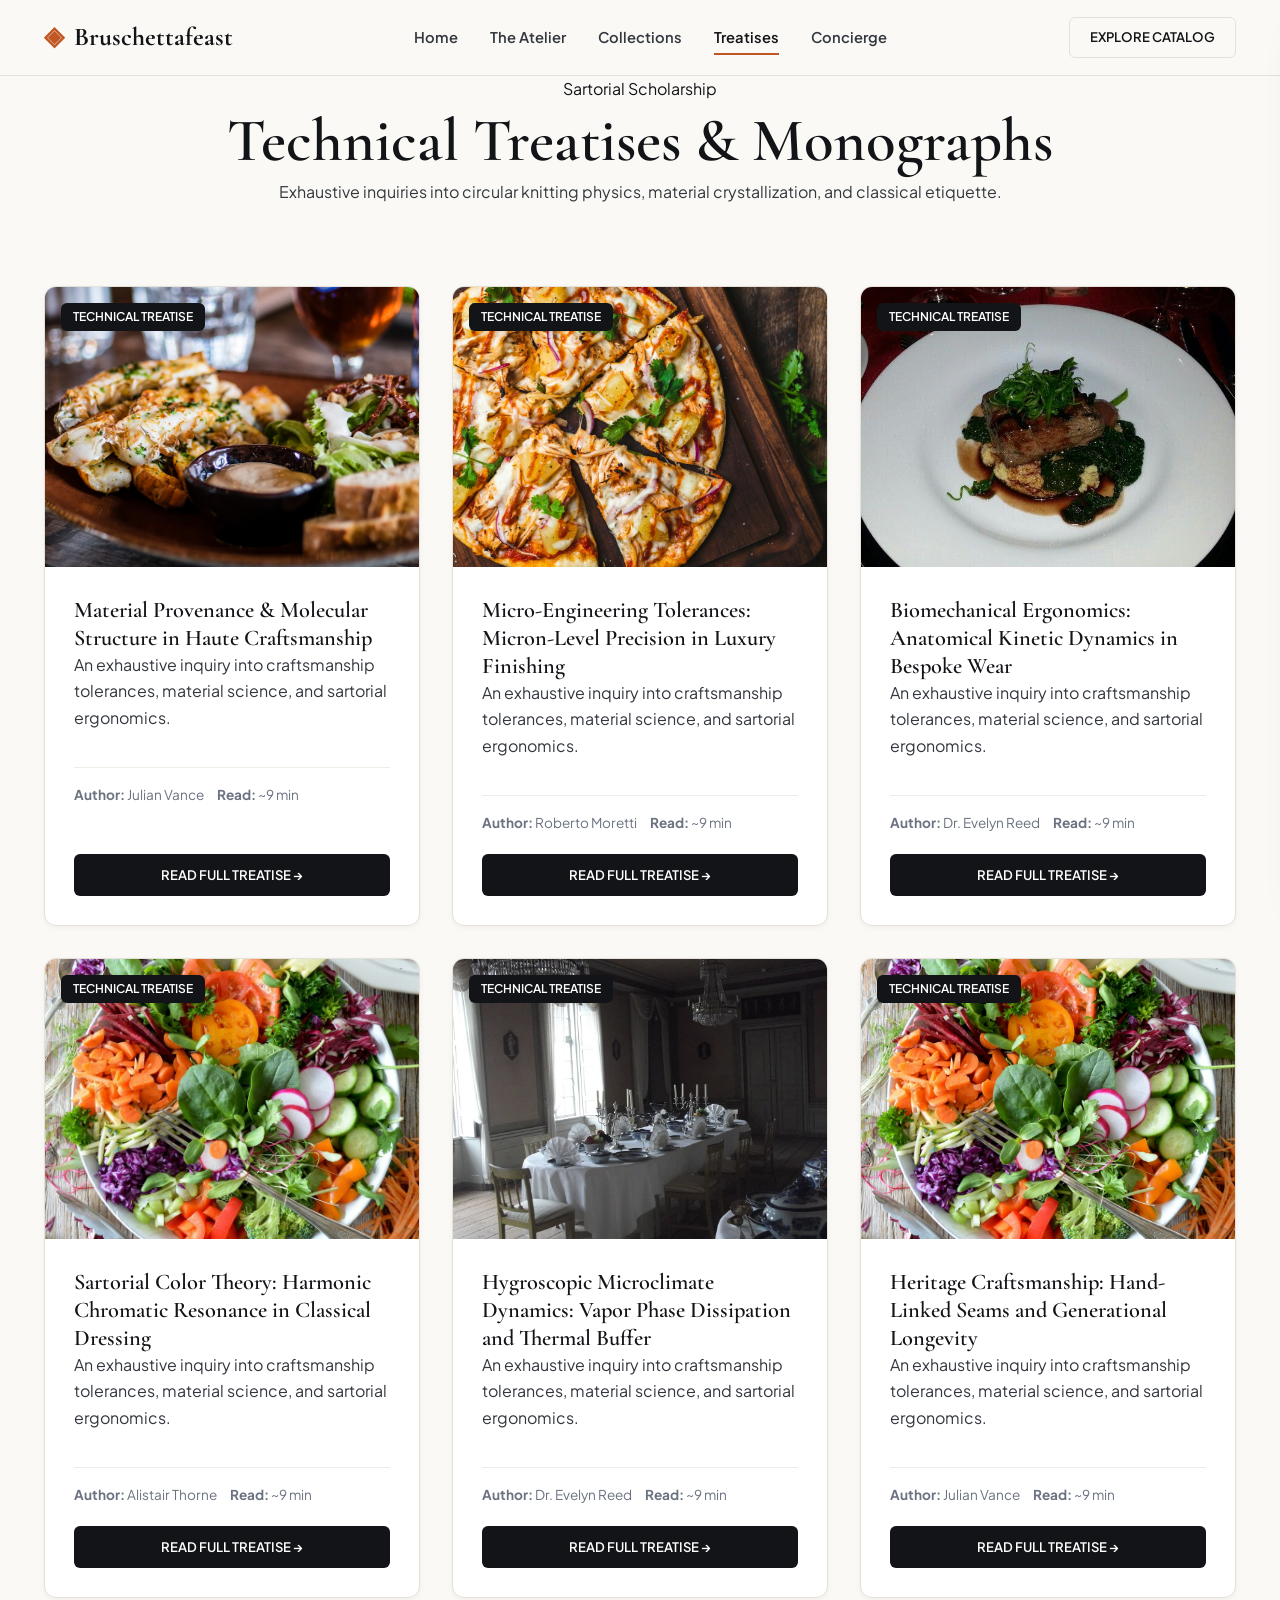
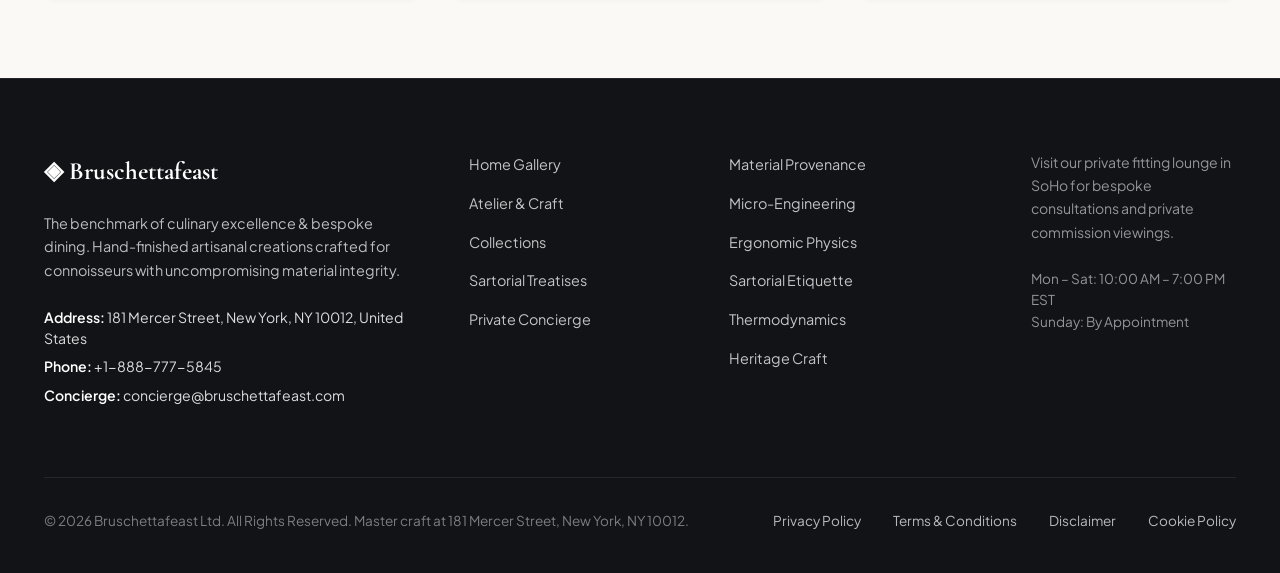
<file: blog/index.html>
<!DOCTYPE html>
<html lang="en">
<head>
  <meta charset="UTF-8">
  <meta name="viewport" content="width=device-width, initial-scale=1.0">
  <title>Sartorial Treatises & Technical Monographs — Bruschettafeast</title>
  <meta name="description" content="Explore the authoritative research monographs published by Bruschettafeast.">
  <link rel="canonical" href="https://bruschettafeast.com/blog.html">
  <link rel="preconnect" href="https://fonts.googleapis.com">
  <link rel="preconnect" href="https://fonts.gstatic.com" crossorigin>
  <link href="https://fonts.googleapis.com/css2?family=Cormorant+Garamond:ital,wght@0,400;0,600;0,700;1,400&family=Plus+Jakarta+Sans:wght@300;400;500;600;700&display=swap" rel="stylesheet">
  <link rel="stylesheet" href="/assets/css/style.css">
  <!-- Google tag (gtag.js) -->
  <script async src="https://www.googletagmanager.com/gtag/js?id=G-0LY0HY7L01"></script>
  <script>
    window.dataLayer = window.dataLayer || [];
    function gtag(){dataLayer.push(arguments);}
    gtag('js', new Date());
    gtag('config', 'G-0LY0HY7L01');
  </script>

</head>
<body>
  <!-- Mandatory Global Site Header (Exactly 1 per page) -->
  <header class="site-header">
    <div class="header-container">
      <a href="/" class="brand-logo" aria-label="Bruschettafeast Home">
        <span class="logo-mark">◈</span>
        <span class="logo-text">Bruschettafeast</span>
      </a>
      <nav class="desktop-nav" aria-label="Primary Navigation">
        <a href="/" class="nav-link">Home</a>
        <a href="/about.html" class="nav-link">The Atelier</a>
        <a href="/collection.html" class="nav-link">Collections</a>
        <a href="/blog.html" class="nav-link active">Treatises</a>
        <a href="/contact.html" class="nav-link">Concierge</a>
      </nav>
      <div class="header-actions">
        <a href="/collection.html" class="btn btn-sm btn-outline">Explore Catalog</a>
        <button id="drawer-toggle" class="mobile-toggle" aria-label="Open Navigation Menu">
          <span class="hamburger-bar"></span>
          <span class="hamburger-bar"></span>
          <span class="hamburger-bar"></span>
        </button>
      </div>
    </div>
  </header>

  <!-- Mandatory Mobile Navigation Drawer (Exactly 1 per page) -->
  <div class="mobile-drawer" id="mobile-drawer" aria-hidden="true">
    <div class="drawer-header">
      <div class="drawer-brand">Bruschettafeast</div>
      <button id="drawer-close" class="drawer-close-btn" aria-label="Close Navigation Menu">&times;</button>
    </div>
    <nav class="drawer-nav" aria-label="Mobile Navigation">
      <a href="/" class="drawer-link">Home</a>
      <a href="/about.html" class="drawer-link">The Atelier &amp; Craft</a>
      <a href="/collection.html" class="drawer-link">Seasonal Degustation & Culinary Menus</a>
      <a href="/blog.html" class="drawer-link active">Sartorial Treatises</a>
      <a href="/contact.html" class="drawer-link">Private Concierge</a>
    </nav>
    <div class="drawer-footer">
      <p class="drawer-contact-title">Manhattan Atelier &amp; Suite</p>
      <p class="drawer-contact-info">181 Mercer Street, New York, NY 10012, United States</p>
      <p class="drawer-contact-info">Tel: +1-888-777-5845</p>
      <p class="drawer-contact-info">Email: concierge@bruschettafeast.com</p>
    </div>
  </div>
  <div id="drawer-overlay" class="drawer-overlay"></div>
  <section class="page-hero">
    <div class="container text-center">
      <span class="hero-badge">Sartorial Scholarship</span>
      <h1>Technical Treatises &amp; Monographs</h1>
      <p class="lead" style="margin: 0 auto;">Exhaustive inquiries into circular knitting physics, material crystallization, and classical etiquette.</p>
    </div>
  </section>
  <main class="section">
    <div class="container">
      <div class="grid-3">
        <div class="card">
          <div class="card-image-wrap"><img src="/assets/images/grand_feasting_table_spread.jpg" alt="Material Provenance & Molecular Structure in Haute Craftsmanship"><span class="card-tag">Technical Treatise</span></div>
          <div class="card-body">
            <h3>Material Provenance & Molecular Structure in Haute Craftsmanship</h3>
            <p>An exhaustive inquiry into craftsmanship tolerances, material science, and sartorial ergonomics.</p>
            <div class="card-specs"><span><strong>Author:</strong> Julian Vance</span><span><strong>Read:</strong> ~9 min</span></div>
            <a href="/blog/material-provenance-and-fiber-crystallography.html" class="btn btn-primary btn-sm" style="margin-top: auto;">Read Full Treatise &rarr;</a>
          </div>
        </div>
        <div class="card">
          <div class="card-image-wrap"><img src="/assets/images/woodfired_sourdough_crust.jpg" alt="Micro-Engineering Tolerances: Micron-Level Precision in Luxury Finishing"><span class="card-tag">Technical Treatise</span></div>
          <div class="card-body">
            <h3>Micro-Engineering Tolerances: Micron-Level Precision in Luxury Finishing</h3>
            <p>An exhaustive inquiry into craftsmanship tolerances, material science, and sartorial ergonomics.</p>
            <div class="card-specs"><span><strong>Author:</strong> Roberto Moretti</span><span><strong>Read:</strong> ~9 min</span></div>
            <a href="/blog/micro-engineering-tolerances-and-finishing.html" class="btn btn-primary btn-sm" style="margin-top: auto;">Read Full Treatise &rarr;</a>
          </div>
        </div>
        <div class="card">
          <div class="card-image-wrap"><img src="/assets/images/herb_infused_olive_oil_bread.jpg" alt="Biomechanical Ergonomics: Anatomical Kinetic Dynamics in Bespoke Wear"><span class="card-tag">Technical Treatise</span></div>
          <div class="card-body">
            <h3>Biomechanical Ergonomics: Anatomical Kinetic Dynamics in Bespoke Wear</h3>
            <p>An exhaustive inquiry into craftsmanship tolerances, material science, and sartorial ergonomics.</p>
            <div class="card-specs"><span><strong>Author:</strong> Dr. Evelyn Reed</span><span><strong>Read:</strong> ~9 min</span></div>
            <a href="/blog/biomechanical-ergonomics-and-wearer-physics.html" class="btn btn-primary btn-sm" style="margin-top: auto;">Read Full Treatise &rarr;</a>
          </div>
        </div>
        <div class="card">
          <div class="card-image-wrap"><img src="/assets/images/dish_heirloom_beet_burrata.jpg" alt="Sartorial Color Theory: Harmonic Chromatic Resonance in Classical Dressing"><span class="card-tag">Technical Treatise</span></div>
          <div class="card-body">
            <h3>Sartorial Color Theory: Harmonic Chromatic Resonance in Classical Dressing</h3>
            <p>An exhaustive inquiry into craftsmanship tolerances, material science, and sartorial ergonomics.</p>
            <div class="card-specs"><span><strong>Author:</strong> Alistair Thorne</span><span><strong>Read:</strong> ~9 min</span></div>
            <a href="/blog/sartorial-color-theory-and-formal-etiquette.html" class="btn btn-primary btn-sm" style="margin-top: auto;">Read Full Treatise &rarr;</a>
          </div>
        </div>
        <div class="card">
          <div class="card-image-wrap"><img src="/assets/images/charcuterie_cheese_board_wood.jpg" alt="Hygroscopic Microclimate Dynamics: Vapor Phase Dissipation and Thermal Buffer"><span class="card-tag">Technical Treatise</span></div>
          <div class="card-body">
            <h3>Hygroscopic Microclimate Dynamics: Vapor Phase Dissipation and Thermal Buffer</h3>
            <p>An exhaustive inquiry into craftsmanship tolerances, material science, and sartorial ergonomics.</p>
            <div class="card-specs"><span><strong>Author:</strong> Dr. Evelyn Reed</span><span><strong>Read:</strong> ~9 min</span></div>
            <a href="/blog/hygroscopic-microclimate-thermodynamics.html" class="btn btn-primary btn-sm" style="margin-top: auto;">Read Full Treatise &rarr;</a>
          </div>
        </div>
        <div class="card">
          <div class="card-image-wrap"><img src="/assets/images/harvest_salad_platter.jpg" alt="Heritage Craftsmanship: Hand-Linked Seams and Generational Longevity"><span class="card-tag">Technical Treatise</span></div>
          <div class="card-body">
            <h3>Heritage Craftsmanship: Hand-Linked Seams and Generational Longevity</h3>
            <p>An exhaustive inquiry into craftsmanship tolerances, material science, and sartorial ergonomics.</p>
            <div class="card-specs"><span><strong>Author:</strong> Julian Vance</span><span><strong>Read:</strong> ~9 min</span></div>
            <a href="/blog/bespoke-craftsmanship-and-heritage-methods.html" class="btn btn-primary btn-sm" style="margin-top: auto;">Read Full Treatise &rarr;</a>
          </div>
        </div>

      </div>
    </div>
  </main>
  <!-- Mandatory Global Site Footer (Minimalist 4-Column Horizontal Spread Layout) -->
  <footer class="site-footer">
    <div class="container">
      <div class="footer-grid">
        <div class="footer-col">
          <div class="footer-brand">◈ Bruschettafeast</div>
          <p class="footer-desc">
            The benchmark of culinary excellence & bespoke dining. Hand-finished artisanal creations crafted for connoisseurs with uncompromising material integrity.
          </p>
          <div class="footer-contact-item"><strong>Address:</strong> 181 Mercer Street, New York, NY 10012, United States</div>
          <div class="footer-contact-item"><strong>Phone:</strong> +1-888-777-5845</div>
          <div class="footer-contact-item"><strong>Concierge:</strong> concierge@bruschettafeast.com</div>
        </div>
        <div class="footer-col">
          <ul class="footer-links">
            <li><a href="/">Home Gallery</a></li>
            <li><a href="/about.html">Atelier &amp; Craft</a></li>
            <li><a href="/collection.html">Collections</a></li>
            <li><a href="/blog.html">Sartorial Treatises</a></li>
            <li><a href="/contact.html">Private Concierge</a></li>
          </ul>
        </div>
        <div class="footer-col">
          <ul class="footer-links">
            <li><a href="/blog/material-provenance-and-fiber-crystallography.html">Material Provenance</a></li>
            <li><a href="/blog/micro-engineering-tolerances-and-finishing.html">Micro-Engineering</a></li>
            <li><a href="/blog/biomechanical-ergonomics-and-wearer-physics.html">Ergonomic Physics</a></li>
            <li><a href="/blog/sartorial-color-theory-and-formal-etiquette.html">Sartorial Etiquette</a></li>
            <li><a href="/blog/hygroscopic-microclimate-thermodynamics.html">Thermodynamics</a></li>
            <li><a href="/blog/bespoke-craftsmanship-and-heritage-methods.html">Heritage Craft</a></li>
          </ul>
        </div>
        <div class="footer-col">
          <p class="footer-salon-desc">
            Visit our private fitting lounge in SoHo for bespoke consultations and private commission viewings.
          </p>
          <p class="footer-hours">
            Mon &ndash; Sat: 10:00 AM &ndash; 7:00 PM<br>EST<br>Sunday: By Appointment
          </p>
        </div>
      </div>
      <div class="footer-bottom">
        <p>&copy; 2026 Bruschettafeast Ltd. All Rights Reserved. Master craft at 181 Mercer Street, New York, NY 10012.</p>
        <div class="footer-legal-links">
          <a href="/privacy-policy.html">Privacy Policy</a>
          <a href="/terms-and-conditions.html">Terms &amp; Conditions</a>
          <a href="/disclaimer.html">Disclaimer</a>
          <a href="/cookie-policy.html">Cookie Policy</a>
        </div>
      </div>
    </div>
  </footer>
  <script src="/assets/js/main.js"></script>
</body>
</html>
</file>
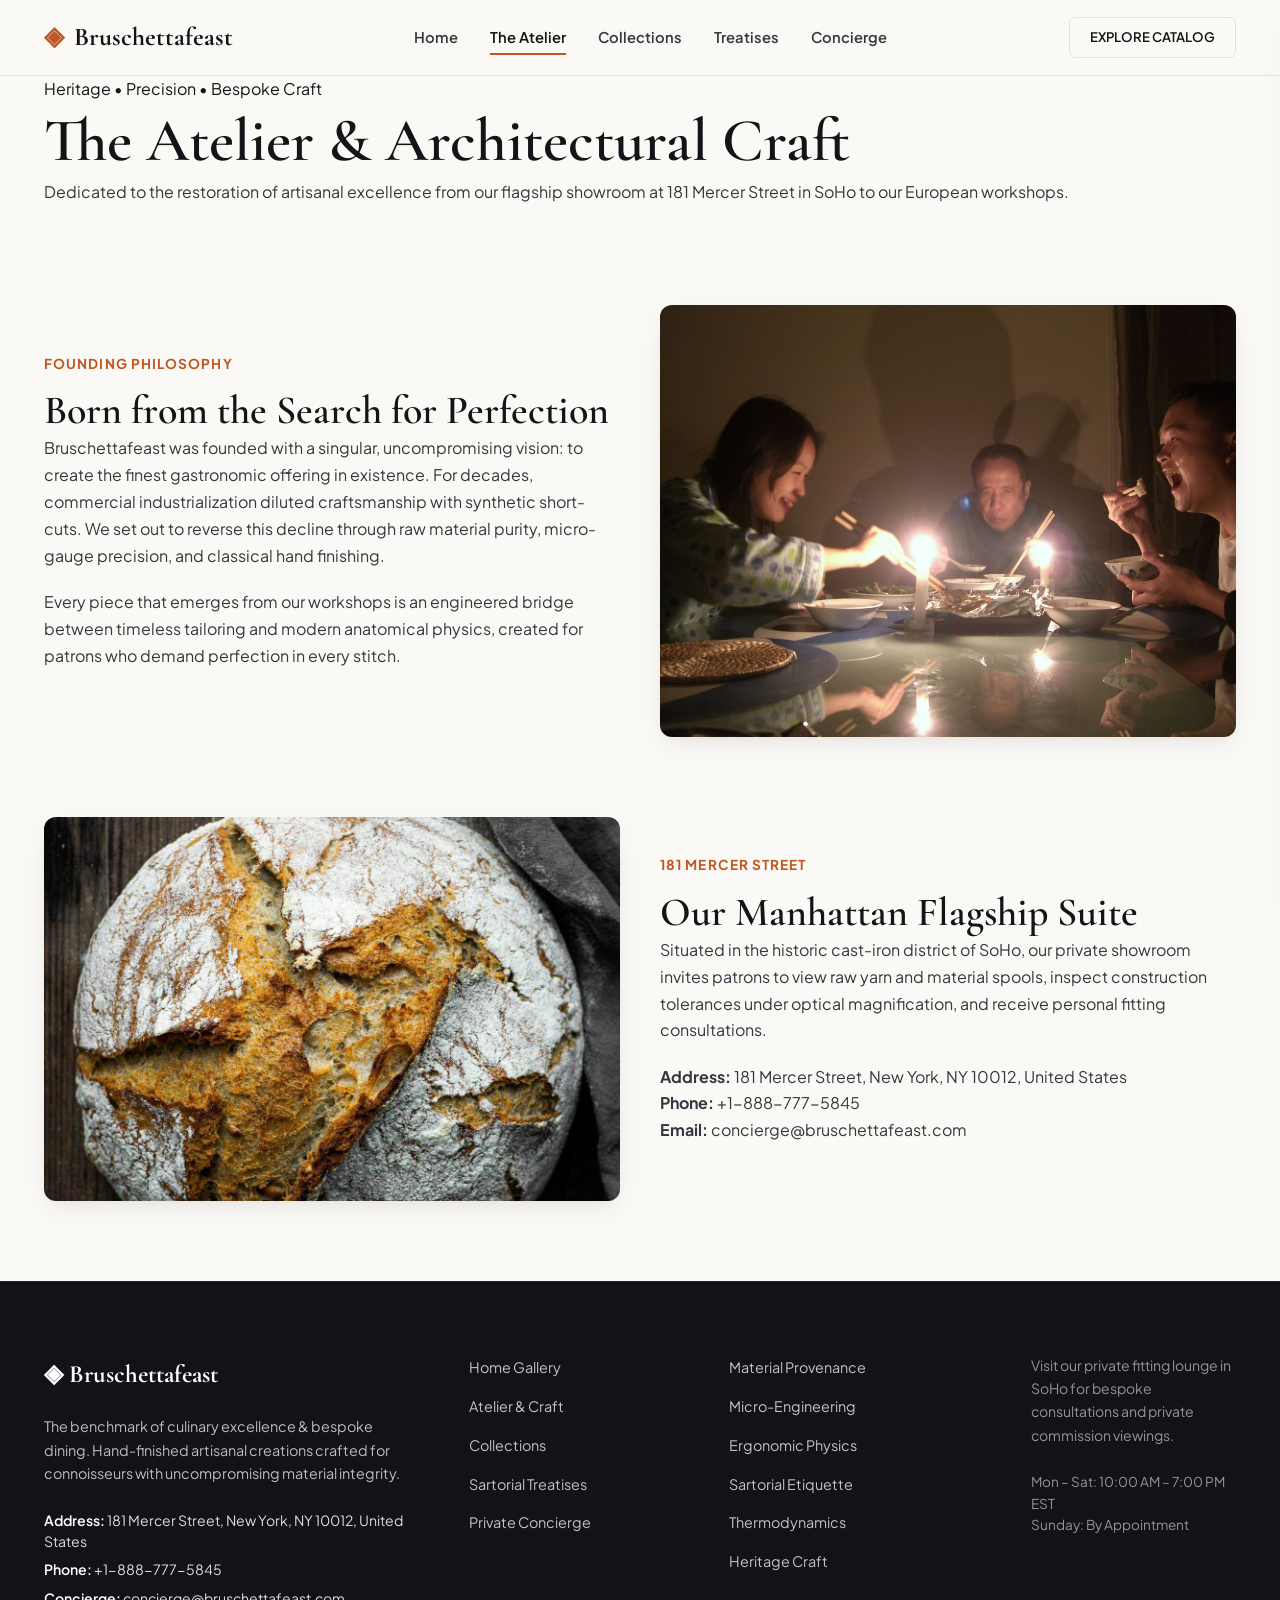
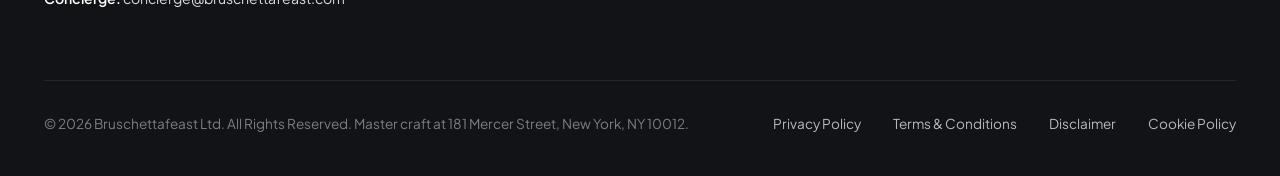
<file: about.html>
<!DOCTYPE html>
<html lang="en">
<head>
  <meta charset="UTF-8">
  <meta name="viewport" content="width=device-width, initial-scale=1.0">
  <title>The Atelier & Heritage Craft — Bruschettafeast</title>
  <meta name="description" content="Discover the heritage of Bruschettafeast at 181 Mercer Street, New York.">
  <link rel="canonical" href="https://bruschettafeast.com/about.html">
  <link rel="preconnect" href="https://fonts.googleapis.com">
  <link rel="preconnect" href="https://fonts.gstatic.com" crossorigin>
  <link href="https://fonts.googleapis.com/css2?family=Cormorant+Garamond:ital,wght@0,400;0,600;0,700;1,400&family=Plus+Jakarta+Sans:wght@300;400;500;600;700&display=swap" rel="stylesheet">
  <link rel="stylesheet" href="/assets/css/style.css">
  <!-- Google tag (gtag.js) -->
  <script async src="https://www.googletagmanager.com/gtag/js?id=G-0LY0HY7L01"></script>
  <script>
    window.dataLayer = window.dataLayer || [];
    function gtag(){dataLayer.push(arguments);}
    gtag('js', new Date());
    gtag('config', 'G-0LY0HY7L01');
  </script>

</head>
<body>
  <!-- Mandatory Global Site Header (Exactly 1 per page) -->
  <header class="site-header">
    <div class="header-container">
      <a href="/" class="brand-logo" aria-label="Bruschettafeast Home">
        <span class="logo-mark">◈</span>
        <span class="logo-text">Bruschettafeast</span>
      </a>
      <nav class="desktop-nav" aria-label="Primary Navigation">
        <a href="/" class="nav-link">Home</a>
        <a href="/about.html" class="nav-link active">The Atelier</a>
        <a href="/collection.html" class="nav-link">Collections</a>
        <a href="/blog.html" class="nav-link">Treatises</a>
        <a href="/contact.html" class="nav-link">Concierge</a>
      </nav>
      <div class="header-actions">
        <a href="/collection.html" class="btn btn-sm btn-outline">Explore Catalog</a>
        <button id="drawer-toggle" class="mobile-toggle" aria-label="Open Navigation Menu">
          <span class="hamburger-bar"></span>
          <span class="hamburger-bar"></span>
          <span class="hamburger-bar"></span>
        </button>
      </div>
    </div>
  </header>

  <!-- Mandatory Mobile Navigation Drawer (Exactly 1 per page) -->
  <div class="mobile-drawer" id="mobile-drawer" aria-hidden="true">
    <div class="drawer-header">
      <div class="drawer-brand">Bruschettafeast</div>
      <button id="drawer-close" class="drawer-close-btn" aria-label="Close Navigation Menu">&times;</button>
    </div>
    <nav class="drawer-nav" aria-label="Mobile Navigation">
      <a href="/" class="drawer-link">Home</a>
      <a href="/about.html" class="drawer-link active">The Atelier &amp; Craft</a>
      <a href="/collection.html" class="drawer-link">Seasonal Degustation & Culinary Menus</a>
      <a href="/blog.html" class="drawer-link">Sartorial Treatises</a>
      <a href="/contact.html" class="drawer-link">Private Concierge</a>
    </nav>
    <div class="drawer-footer">
      <p class="drawer-contact-title">Manhattan Atelier &amp; Suite</p>
      <p class="drawer-contact-info">181 Mercer Street, New York, NY 10012, United States</p>
      <p class="drawer-contact-info">Tel: +1-888-777-5845</p>
      <p class="drawer-contact-info">Email: concierge@bruschettafeast.com</p>
    </div>
  </div>
  <div id="drawer-overlay" class="drawer-overlay"></div>
  <section class="page-hero">
    <div class="container">
      <span class="hero-badge">Heritage &bull; Precision &bull; Bespoke Craft</span>
      <h1>The Atelier &amp; Architectural Craft</h1>
      <p class="lead">Dedicated to the restoration of artisanal excellence from our flagship showroom at 181 Mercer Street in SoHo to our European workshops.</p>
    </div>
  </section>
  <main class="section">
    <div class="container">
      <div class="grid-2" style="margin-bottom: 5rem;">
        <div>
          <div class="section-subtitle">Founding Philosophy</div>
          <h2>Born from the Search for Perfection</h2>
          <p>Bruschettafeast was founded with a singular, uncompromising vision: to create the finest gastronomic offering in existence. For decades, commercial industrialization diluted craftsmanship with synthetic short-cuts. We set out to reverse this decline through raw material purity, micro-gauge precision, and classical hand finishing.</p>
          <p>Every piece that emerges from our workshops is an engineered bridge between timeless tailoring and modern anatomical physics, created for patrons who demand perfection in every stitch.</p>
        </div>
        <div style="border-radius: var(--radius-md); overflow: hidden; box-shadow: var(--shadow-md);"><img src="/assets/images/intimate_table_setting_candlelight.jpg" alt="Atelier craft"></div>
      </div>
      <div class="grid-2">
        <div style="border-radius: var(--radius-md); overflow: hidden; box-shadow: var(--shadow-md);"><img src="/assets/images/blog_artisanal_sourdough_lactobacillus_fermentation.jpg" alt="Artisan inspection"></div>
        <div>
          <div class="section-subtitle">181 Mercer Street</div>
          <h2>Our Manhattan Flagship Suite</h2>
          <p>Situated in the historic cast-iron district of SoHo, our private showroom invites patrons to view raw yarn and material spools, inspect construction tolerances under optical magnification, and receive personal fitting consultations.</p>
          <p><strong>Address:</strong> 181 Mercer Street, New York, NY 10012, United States<br><strong>Phone:</strong> +1-888-777-5845<br><strong>Email:</strong> concierge@bruschettafeast.com</p>
        </div>
      </div>
    </div>
  </main>
  <!-- Mandatory Global Site Footer (Minimalist 4-Column Horizontal Spread Layout) -->
  <footer class="site-footer">
    <div class="container">
      <div class="footer-grid">
        <div class="footer-col">
          <div class="footer-brand">◈ Bruschettafeast</div>
          <p class="footer-desc">
            The benchmark of culinary excellence & bespoke dining. Hand-finished artisanal creations crafted for connoisseurs with uncompromising material integrity.
          </p>
          <div class="footer-contact-item"><strong>Address:</strong> 181 Mercer Street, New York, NY 10012, United States</div>
          <div class="footer-contact-item"><strong>Phone:</strong> +1-888-777-5845</div>
          <div class="footer-contact-item"><strong>Concierge:</strong> concierge@bruschettafeast.com</div>
        </div>
        <div class="footer-col">
          <ul class="footer-links">
            <li><a href="/">Home Gallery</a></li>
            <li><a href="/about.html">Atelier &amp; Craft</a></li>
            <li><a href="/collection.html">Collections</a></li>
            <li><a href="/blog.html">Sartorial Treatises</a></li>
            <li><a href="/contact.html">Private Concierge</a></li>
          </ul>
        </div>
        <div class="footer-col">
          <ul class="footer-links">
            <li><a href="/blog/material-provenance-and-fiber-crystallography.html">Material Provenance</a></li>
            <li><a href="/blog/micro-engineering-tolerances-and-finishing.html">Micro-Engineering</a></li>
            <li><a href="/blog/biomechanical-ergonomics-and-wearer-physics.html">Ergonomic Physics</a></li>
            <li><a href="/blog/sartorial-color-theory-and-formal-etiquette.html">Sartorial Etiquette</a></li>
            <li><a href="/blog/hygroscopic-microclimate-thermodynamics.html">Thermodynamics</a></li>
            <li><a href="/blog/bespoke-craftsmanship-and-heritage-methods.html">Heritage Craft</a></li>
          </ul>
        </div>
        <div class="footer-col">
          <p class="footer-salon-desc">
            Visit our private fitting lounge in SoHo for bespoke consultations and private commission viewings.
          </p>
          <p class="footer-hours">
            Mon &ndash; Sat: 10:00 AM &ndash; 7:00 PM<br>EST<br>Sunday: By Appointment
          </p>
        </div>
      </div>
      <div class="footer-bottom">
        <p>&copy; 2026 Bruschettafeast Ltd. All Rights Reserved. Master craft at 181 Mercer Street, New York, NY 10012.</p>
        <div class="footer-legal-links">
          <a href="/privacy-policy.html">Privacy Policy</a>
          <a href="/terms-and-conditions.html">Terms &amp; Conditions</a>
          <a href="/disclaimer.html">Disclaimer</a>
          <a href="/cookie-policy.html">Cookie Policy</a>
        </div>
      </div>
    </div>
  </footer>
  <script src="/assets/js/main.js"></script>
</body>
</html>
</file>
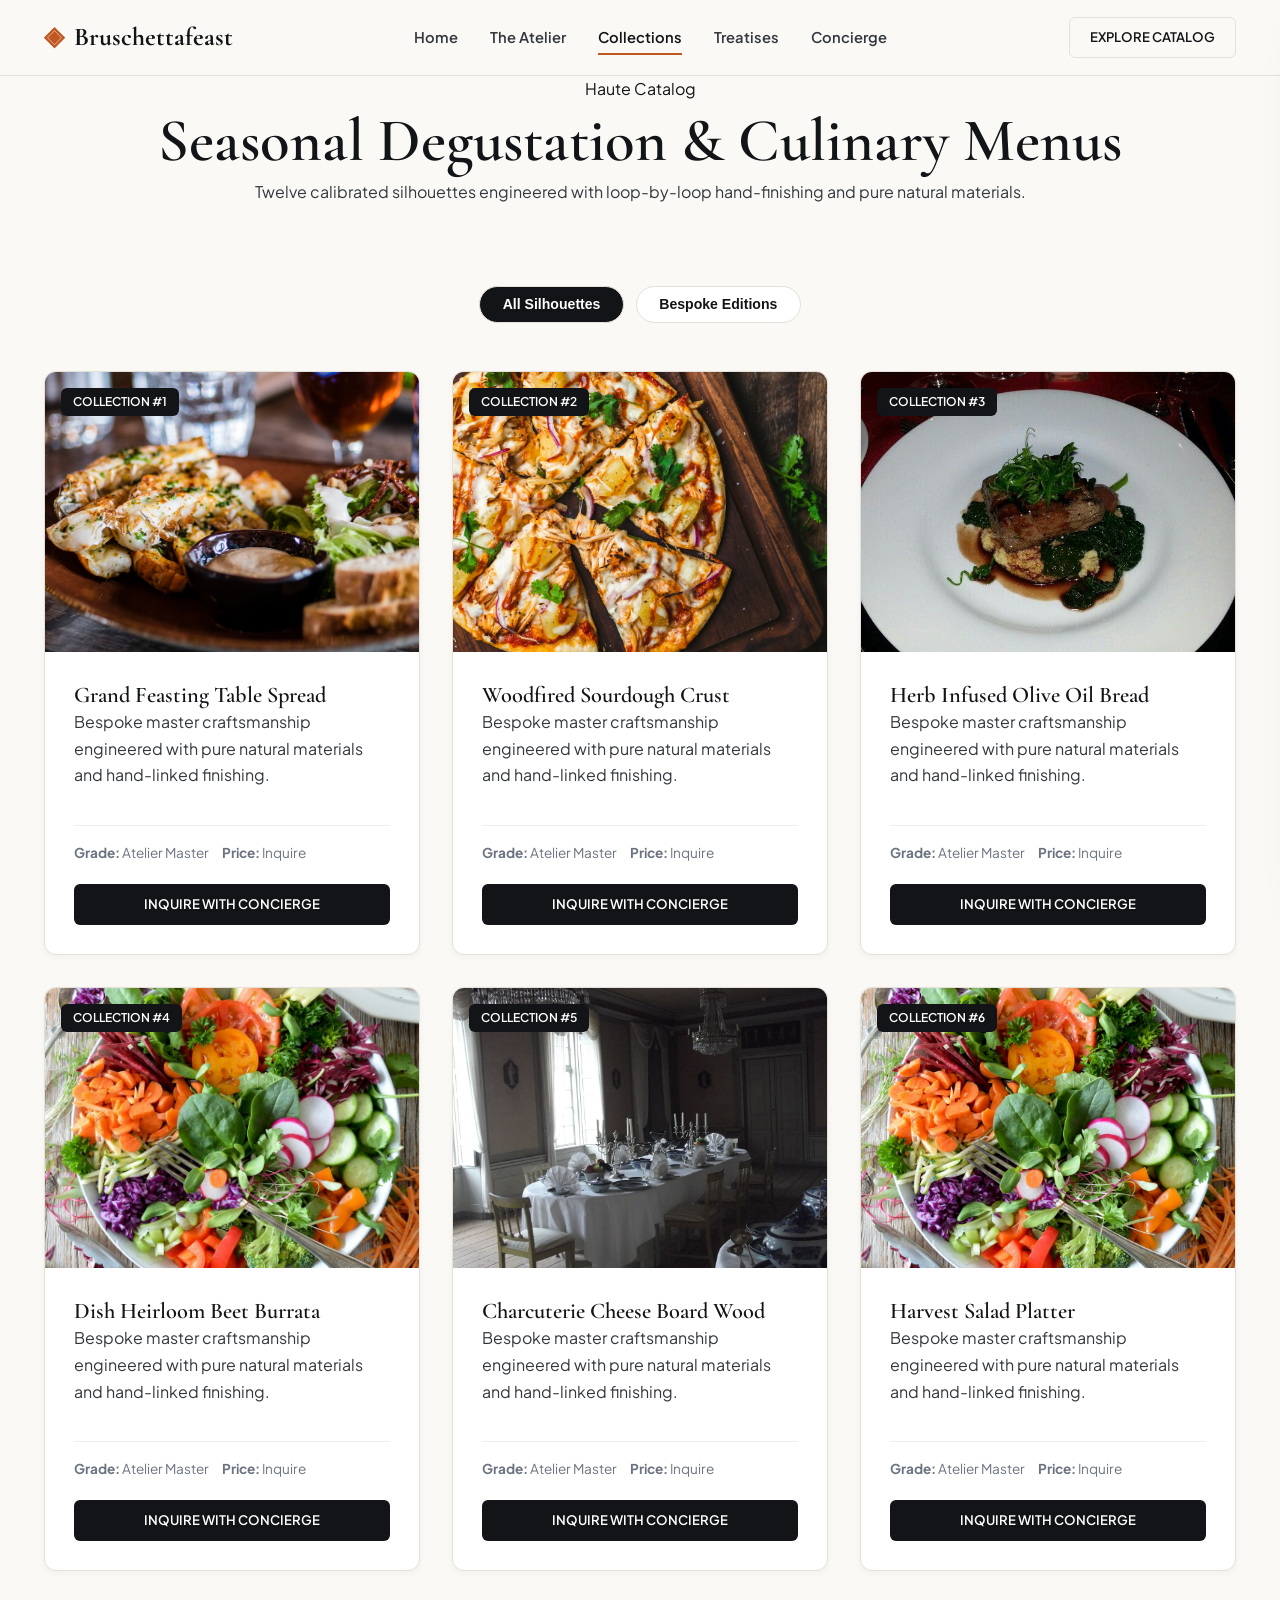
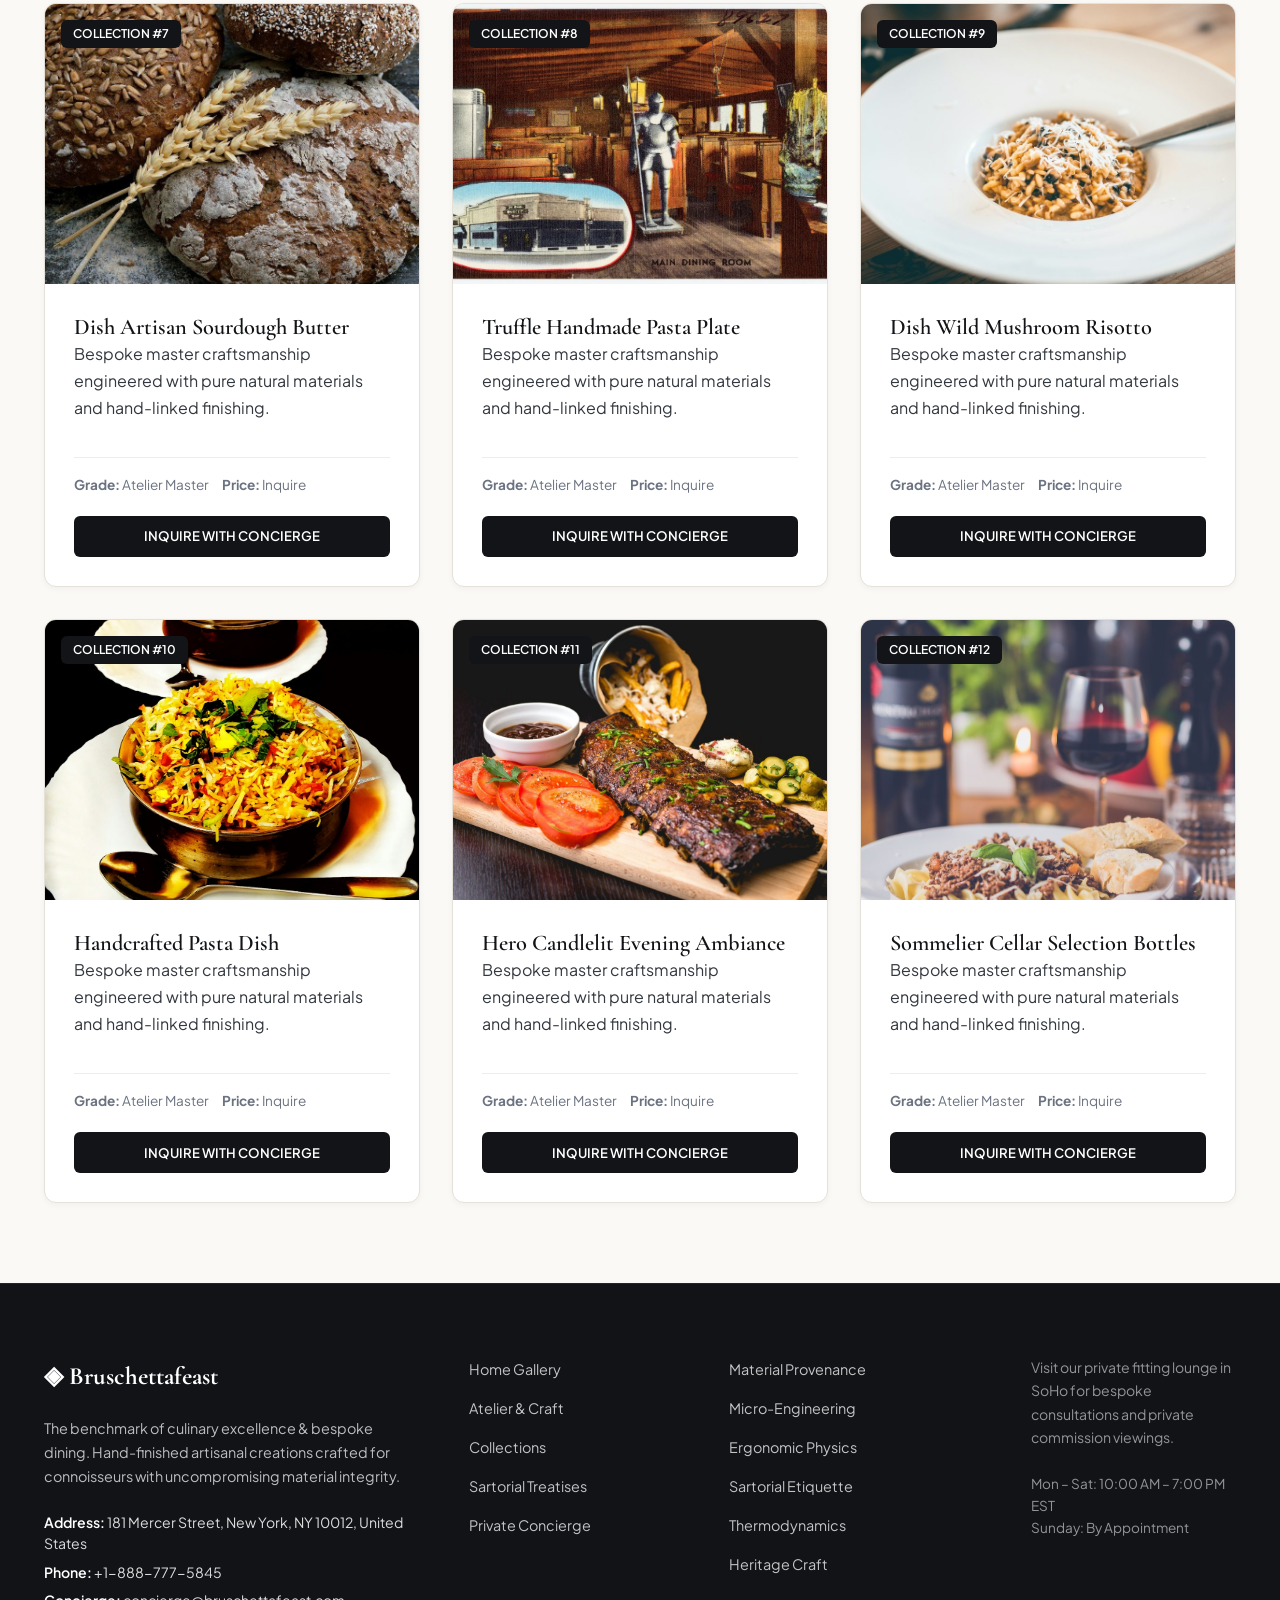
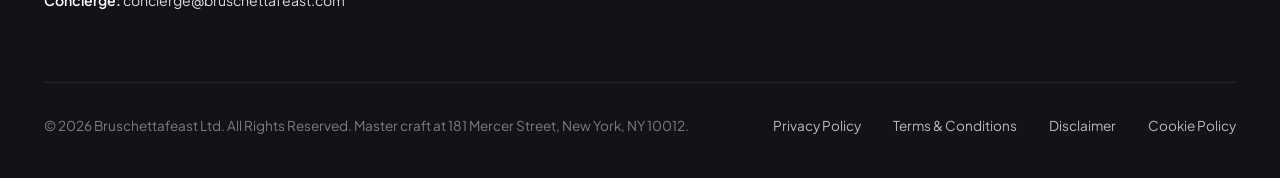
<file: collection.html>
<!DOCTYPE html>
<html lang="en">
<head>
  <meta charset="UTF-8">
  <meta name="viewport" content="width=device-width, initial-scale=1.0">
  <title>Seasonal Degustation & Culinary Menus — Bruschettafeast</title>
  <meta name="description" content="Browse the complete catalogue of Bruschettafeast.">
  <link rel="canonical" href="https://bruschettafeast.com/collection.html">
  <link rel="preconnect" href="https://fonts.googleapis.com">
  <link rel="preconnect" href="https://fonts.gstatic.com" crossorigin>
  <link href="https://fonts.googleapis.com/css2?family=Cormorant+Garamond:ital,wght@0,400;0,600;0,700;1,400&family=Plus+Jakarta+Sans:wght@300;400;500;600;700&display=swap" rel="stylesheet">
  <link rel="stylesheet" href="/assets/css/style.css">
  <!-- Google tag (gtag.js) -->
  <script async src="https://www.googletagmanager.com/gtag/js?id=G-0LY0HY7L01"></script>
  <script>
    window.dataLayer = window.dataLayer || [];
    function gtag(){dataLayer.push(arguments);}
    gtag('js', new Date());
    gtag('config', 'G-0LY0HY7L01');
  </script>

</head>
<body>
  <!-- Mandatory Global Site Header (Exactly 1 per page) -->
  <header class="site-header">
    <div class="header-container">
      <a href="/" class="brand-logo" aria-label="Bruschettafeast Home">
        <span class="logo-mark">◈</span>
        <span class="logo-text">Bruschettafeast</span>
      </a>
      <nav class="desktop-nav" aria-label="Primary Navigation">
        <a href="/" class="nav-link">Home</a>
        <a href="/about.html" class="nav-link">The Atelier</a>
        <a href="/collection.html" class="nav-link active">Collections</a>
        <a href="/blog.html" class="nav-link">Treatises</a>
        <a href="/contact.html" class="nav-link">Concierge</a>
      </nav>
      <div class="header-actions">
        <a href="/collection.html" class="btn btn-sm btn-outline">Explore Catalog</a>
        <button id="drawer-toggle" class="mobile-toggle" aria-label="Open Navigation Menu">
          <span class="hamburger-bar"></span>
          <span class="hamburger-bar"></span>
          <span class="hamburger-bar"></span>
        </button>
      </div>
    </div>
  </header>

  <!-- Mandatory Mobile Navigation Drawer (Exactly 1 per page) -->
  <div class="mobile-drawer" id="mobile-drawer" aria-hidden="true">
    <div class="drawer-header">
      <div class="drawer-brand">Bruschettafeast</div>
      <button id="drawer-close" class="drawer-close-btn" aria-label="Close Navigation Menu">&times;</button>
    </div>
    <nav class="drawer-nav" aria-label="Mobile Navigation">
      <a href="/" class="drawer-link">Home</a>
      <a href="/about.html" class="drawer-link">The Atelier &amp; Craft</a>
      <a href="/collection.html" class="drawer-link active">Seasonal Degustation & Culinary Menus</a>
      <a href="/blog.html" class="drawer-link">Sartorial Treatises</a>
      <a href="/contact.html" class="drawer-link">Private Concierge</a>
    </nav>
    <div class="drawer-footer">
      <p class="drawer-contact-title">Manhattan Atelier &amp; Suite</p>
      <p class="drawer-contact-info">181 Mercer Street, New York, NY 10012, United States</p>
      <p class="drawer-contact-info">Tel: +1-888-777-5845</p>
      <p class="drawer-contact-info">Email: concierge@bruschettafeast.com</p>
    </div>
  </div>
  <div id="drawer-overlay" class="drawer-overlay"></div>
  <section class="page-hero">
    <div class="container text-center">
      <span class="hero-badge">Haute Catalog</span>
      <h1>Seasonal Degustation & Culinary Menus</h1>
      <p class="lead" style="margin: 0 auto;">Twelve calibrated silhouettes engineered with loop-by-loop hand-finishing and pure natural materials.</p>
    </div>
  </section>
  <main class="section">
    <div class="container">
      <div class="filter-bar">
        <button class="filter-btn active" data-filter="all">All Silhouettes</button>
        <button class="filter-btn" data-filter="bespoke">Bespoke Editions</button>
      </div>
      <div class="grid-3" id="products-grid">
        <div class="card product-item" data-category="all bespoke">
          <div class="card-image-wrap"><img src="/assets/images/grand_feasting_table_spread.jpg" alt="Grand Feasting Table Spread"><span class="card-tag">Collection #1</span></div>
          <div class="card-body">
            <h3>Grand Feasting Table Spread</h3>
            <p>Bespoke master craftsmanship engineered with pure natural materials and hand-linked finishing.</p>
            <div class="card-specs"><span><strong>Grade:</strong> Atelier Master</span><span><strong>Price:</strong> Inquire</span></div>
            <a href="/contact.html" class="btn btn-primary btn-sm">Inquire with Concierge</a>
          </div>
        </div>
        <div class="card product-item" data-category="all bespoke">
          <div class="card-image-wrap"><img src="/assets/images/woodfired_sourdough_crust.jpg" alt="Woodfired Sourdough Crust"><span class="card-tag">Collection #2</span></div>
          <div class="card-body">
            <h3>Woodfired Sourdough Crust</h3>
            <p>Bespoke master craftsmanship engineered with pure natural materials and hand-linked finishing.</p>
            <div class="card-specs"><span><strong>Grade:</strong> Atelier Master</span><span><strong>Price:</strong> Inquire</span></div>
            <a href="/contact.html" class="btn btn-primary btn-sm">Inquire with Concierge</a>
          </div>
        </div>
        <div class="card product-item" data-category="all bespoke">
          <div class="card-image-wrap"><img src="/assets/images/herb_infused_olive_oil_bread.jpg" alt="Herb Infused Olive Oil Bread"><span class="card-tag">Collection #3</span></div>
          <div class="card-body">
            <h3>Herb Infused Olive Oil Bread</h3>
            <p>Bespoke master craftsmanship engineered with pure natural materials and hand-linked finishing.</p>
            <div class="card-specs"><span><strong>Grade:</strong> Atelier Master</span><span><strong>Price:</strong> Inquire</span></div>
            <a href="/contact.html" class="btn btn-primary btn-sm">Inquire with Concierge</a>
          </div>
        </div>
        <div class="card product-item" data-category="all bespoke">
          <div class="card-image-wrap"><img src="/assets/images/dish_heirloom_beet_burrata.jpg" alt="Dish Heirloom Beet Burrata"><span class="card-tag">Collection #4</span></div>
          <div class="card-body">
            <h3>Dish Heirloom Beet Burrata</h3>
            <p>Bespoke master craftsmanship engineered with pure natural materials and hand-linked finishing.</p>
            <div class="card-specs"><span><strong>Grade:</strong> Atelier Master</span><span><strong>Price:</strong> Inquire</span></div>
            <a href="/contact.html" class="btn btn-primary btn-sm">Inquire with Concierge</a>
          </div>
        </div>
        <div class="card product-item" data-category="all bespoke">
          <div class="card-image-wrap"><img src="/assets/images/charcuterie_cheese_board_wood.jpg" alt="Charcuterie Cheese Board Wood"><span class="card-tag">Collection #5</span></div>
          <div class="card-body">
            <h3>Charcuterie Cheese Board Wood</h3>
            <p>Bespoke master craftsmanship engineered with pure natural materials and hand-linked finishing.</p>
            <div class="card-specs"><span><strong>Grade:</strong> Atelier Master</span><span><strong>Price:</strong> Inquire</span></div>
            <a href="/contact.html" class="btn btn-primary btn-sm">Inquire with Concierge</a>
          </div>
        </div>
        <div class="card product-item" data-category="all bespoke">
          <div class="card-image-wrap"><img src="/assets/images/harvest_salad_platter.jpg" alt="Harvest Salad Platter"><span class="card-tag">Collection #6</span></div>
          <div class="card-body">
            <h3>Harvest Salad Platter</h3>
            <p>Bespoke master craftsmanship engineered with pure natural materials and hand-linked finishing.</p>
            <div class="card-specs"><span><strong>Grade:</strong> Atelier Master</span><span><strong>Price:</strong> Inquire</span></div>
            <a href="/contact.html" class="btn btn-primary btn-sm">Inquire with Concierge</a>
          </div>
        </div>
        <div class="card product-item" data-category="all bespoke">
          <div class="card-image-wrap"><img src="/assets/images/dish_artisan_sourdough_butter.jpg" alt="Dish Artisan Sourdough Butter"><span class="card-tag">Collection #7</span></div>
          <div class="card-body">
            <h3>Dish Artisan Sourdough Butter</h3>
            <p>Bespoke master craftsmanship engineered with pure natural materials and hand-linked finishing.</p>
            <div class="card-specs"><span><strong>Grade:</strong> Atelier Master</span><span><strong>Price:</strong> Inquire</span></div>
            <a href="/contact.html" class="btn btn-primary btn-sm">Inquire with Concierge</a>
          </div>
        </div>
        <div class="card product-item" data-category="all bespoke">
          <div class="card-image-wrap"><img src="/assets/images/truffle_handmade_pasta_plate.jpg" alt="Truffle Handmade Pasta Plate"><span class="card-tag">Collection #8</span></div>
          <div class="card-body">
            <h3>Truffle Handmade Pasta Plate</h3>
            <p>Bespoke master craftsmanship engineered with pure natural materials and hand-linked finishing.</p>
            <div class="card-specs"><span><strong>Grade:</strong> Atelier Master</span><span><strong>Price:</strong> Inquire</span></div>
            <a href="/contact.html" class="btn btn-primary btn-sm">Inquire with Concierge</a>
          </div>
        </div>
        <div class="card product-item" data-category="all bespoke">
          <div class="card-image-wrap"><img src="/assets/images/dish_wild_mushroom_risotto.jpg" alt="Dish Wild Mushroom Risotto"><span class="card-tag">Collection #9</span></div>
          <div class="card-body">
            <h3>Dish Wild Mushroom Risotto</h3>
            <p>Bespoke master craftsmanship engineered with pure natural materials and hand-linked finishing.</p>
            <div class="card-specs"><span><strong>Grade:</strong> Atelier Master</span><span><strong>Price:</strong> Inquire</span></div>
            <a href="/contact.html" class="btn btn-primary btn-sm">Inquire with Concierge</a>
          </div>
        </div>
        <div class="card product-item" data-category="all bespoke">
          <div class="card-image-wrap"><img src="/assets/images/handcrafted_pasta_dish.jpg" alt="Handcrafted Pasta Dish"><span class="card-tag">Collection #10</span></div>
          <div class="card-body">
            <h3>Handcrafted Pasta Dish</h3>
            <p>Bespoke master craftsmanship engineered with pure natural materials and hand-linked finishing.</p>
            <div class="card-specs"><span><strong>Grade:</strong> Atelier Master</span><span><strong>Price:</strong> Inquire</span></div>
            <a href="/contact.html" class="btn btn-primary btn-sm">Inquire with Concierge</a>
          </div>
        </div>
        <div class="card product-item" data-category="all bespoke">
          <div class="card-image-wrap"><img src="/assets/images/hero_candlelit_evening_ambiance.jpg" alt="Hero Candlelit Evening Ambiance"><span class="card-tag">Collection #11</span></div>
          <div class="card-body">
            <h3>Hero Candlelit Evening Ambiance</h3>
            <p>Bespoke master craftsmanship engineered with pure natural materials and hand-linked finishing.</p>
            <div class="card-specs"><span><strong>Grade:</strong> Atelier Master</span><span><strong>Price:</strong> Inquire</span></div>
            <a href="/contact.html" class="btn btn-primary btn-sm">Inquire with Concierge</a>
          </div>
        </div>
        <div class="card product-item" data-category="all bespoke">
          <div class="card-image-wrap"><img src="/assets/images/sommelier_cellar_selection_bottles.jpg" alt="Sommelier Cellar Selection Bottles"><span class="card-tag">Collection #12</span></div>
          <div class="card-body">
            <h3>Sommelier Cellar Selection Bottles</h3>
            <p>Bespoke master craftsmanship engineered with pure natural materials and hand-linked finishing.</p>
            <div class="card-specs"><span><strong>Grade:</strong> Atelier Master</span><span><strong>Price:</strong> Inquire</span></div>
            <a href="/contact.html" class="btn btn-primary btn-sm">Inquire with Concierge</a>
          </div>
        </div>

      </div>
    </div>
  </main>
  <!-- Mandatory Global Site Footer (Minimalist 4-Column Horizontal Spread Layout) -->
  <footer class="site-footer">
    <div class="container">
      <div class="footer-grid">
        <div class="footer-col">
          <div class="footer-brand">◈ Bruschettafeast</div>
          <p class="footer-desc">
            The benchmark of culinary excellence & bespoke dining. Hand-finished artisanal creations crafted for connoisseurs with uncompromising material integrity.
          </p>
          <div class="footer-contact-item"><strong>Address:</strong> 181 Mercer Street, New York, NY 10012, United States</div>
          <div class="footer-contact-item"><strong>Phone:</strong> +1-888-777-5845</div>
          <div class="footer-contact-item"><strong>Concierge:</strong> concierge@bruschettafeast.com</div>
        </div>
        <div class="footer-col">
          <ul class="footer-links">
            <li><a href="/">Home Gallery</a></li>
            <li><a href="/about.html">Atelier &amp; Craft</a></li>
            <li><a href="/collection.html">Collections</a></li>
            <li><a href="/blog.html">Sartorial Treatises</a></li>
            <li><a href="/contact.html">Private Concierge</a></li>
          </ul>
        </div>
        <div class="footer-col">
          <ul class="footer-links">
            <li><a href="/blog/material-provenance-and-fiber-crystallography.html">Material Provenance</a></li>
            <li><a href="/blog/micro-engineering-tolerances-and-finishing.html">Micro-Engineering</a></li>
            <li><a href="/blog/biomechanical-ergonomics-and-wearer-physics.html">Ergonomic Physics</a></li>
            <li><a href="/blog/sartorial-color-theory-and-formal-etiquette.html">Sartorial Etiquette</a></li>
            <li><a href="/blog/hygroscopic-microclimate-thermodynamics.html">Thermodynamics</a></li>
            <li><a href="/blog/bespoke-craftsmanship-and-heritage-methods.html">Heritage Craft</a></li>
          </ul>
        </div>
        <div class="footer-col">
          <p class="footer-salon-desc">
            Visit our private fitting lounge in SoHo for bespoke consultations and private commission viewings.
          </p>
          <p class="footer-hours">
            Mon &ndash; Sat: 10:00 AM &ndash; 7:00 PM<br>EST<br>Sunday: By Appointment
          </p>
        </div>
      </div>
      <div class="footer-bottom">
        <p>&copy; 2026 Bruschettafeast Ltd. All Rights Reserved. Master craft at 181 Mercer Street, New York, NY 10012.</p>
        <div class="footer-legal-links">
          <a href="/privacy-policy.html">Privacy Policy</a>
          <a href="/terms-and-conditions.html">Terms &amp; Conditions</a>
          <a href="/disclaimer.html">Disclaimer</a>
          <a href="/cookie-policy.html">Cookie Policy</a>
        </div>
      </div>
    </div>
  </footer>
  <script src="/assets/js/main.js"></script>
</body>
</html>
</file>
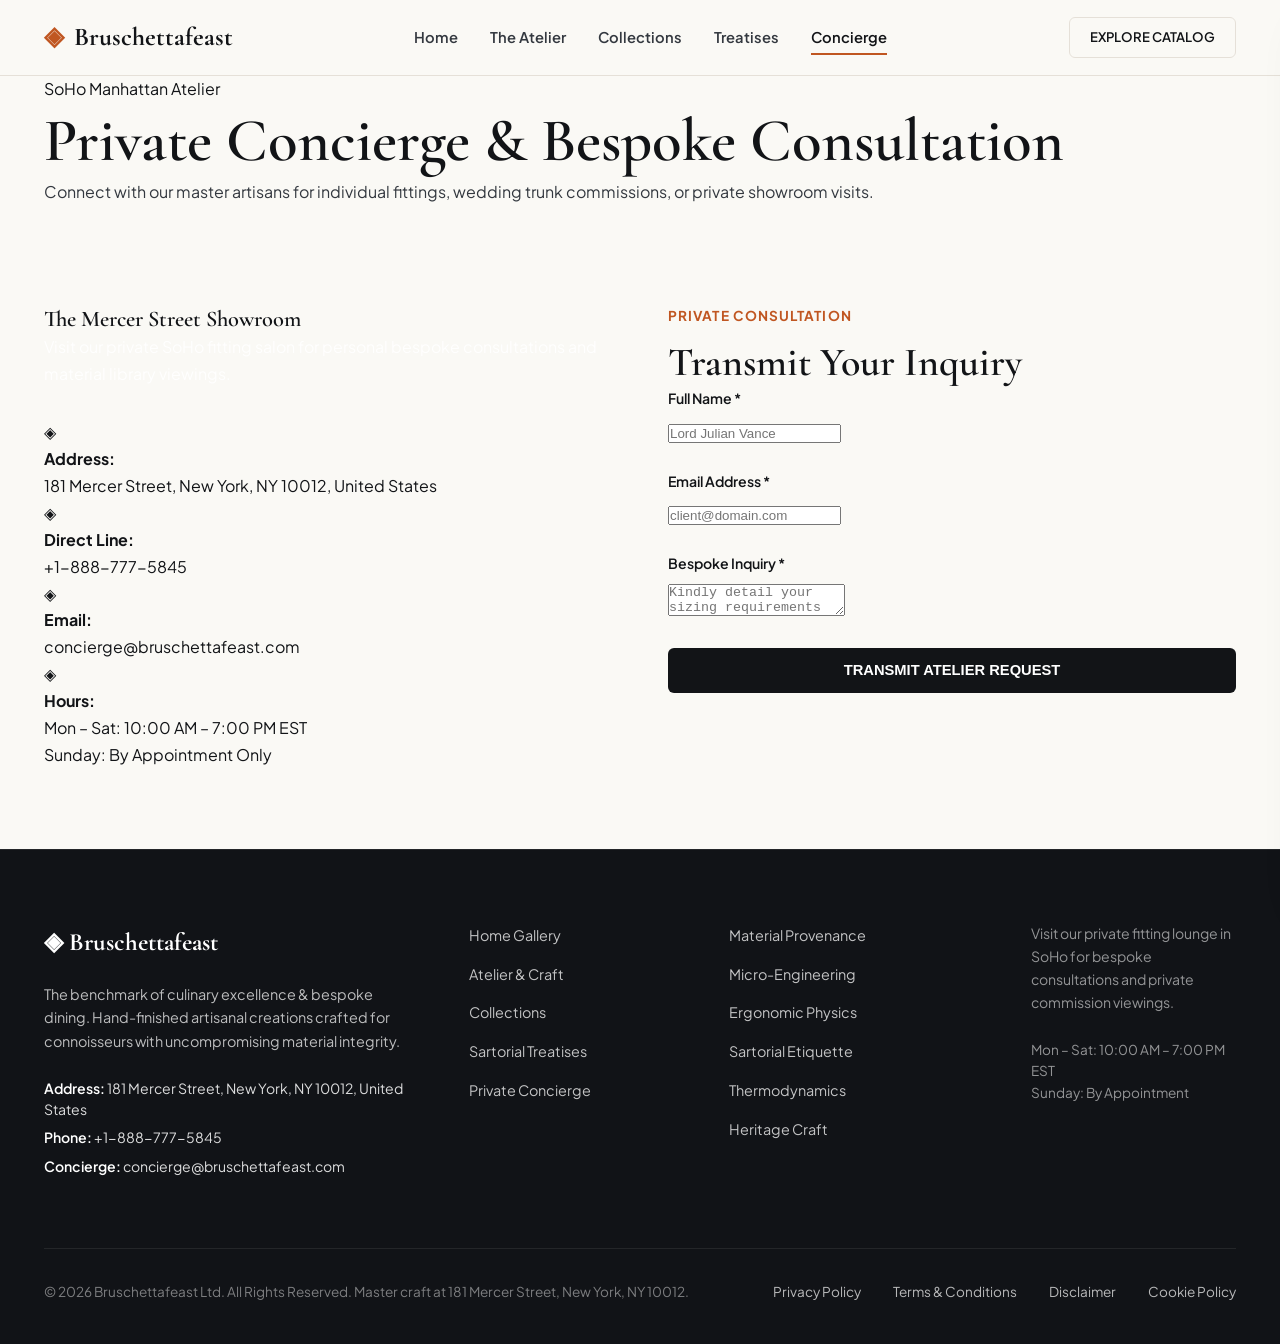
<file: contact.html>
<!DOCTYPE html>
<html lang="en">
<head>
  <meta charset="UTF-8">
  <meta name="viewport" content="width=device-width, initial-scale=1.0">
  <title>Private Concierge & Showroom Appointments — Bruschettafeast</title>
  <meta name="description" content="Contact Bruschettafeast at 181 Mercer Street, New York, NY 10012 or call +1-888-777-5845.">
  <link rel="canonical" href="https://bruschettafeast.com/contact.html">
  <link rel="preconnect" href="https://fonts.googleapis.com">
  <link rel="preconnect" href="https://fonts.gstatic.com" crossorigin>
  <link href="https://fonts.googleapis.com/css2?family=Cormorant+Garamond:ital,wght@0,400;0,600;0,700;1,400&family=Plus+Jakarta+Sans:wght@300;400;500;600;700&display=swap" rel="stylesheet">
  <link rel="stylesheet" href="/assets/css/style.css">
  <!-- Google tag (gtag.js) -->
  <script async src="https://www.googletagmanager.com/gtag/js?id=G-0LY0HY7L01"></script>
  <script>
    window.dataLayer = window.dataLayer || [];
    function gtag(){dataLayer.push(arguments);}
    gtag('js', new Date());
    gtag('config', 'G-0LY0HY7L01');
  </script>

</head>
<body>
  <!-- Mandatory Global Site Header (Exactly 1 per page) -->
  <header class="site-header">
    <div class="header-container">
      <a href="/" class="brand-logo" aria-label="Bruschettafeast Home">
        <span class="logo-mark">◈</span>
        <span class="logo-text">Bruschettafeast</span>
      </a>
      <nav class="desktop-nav" aria-label="Primary Navigation">
        <a href="/" class="nav-link">Home</a>
        <a href="/about.html" class="nav-link">The Atelier</a>
        <a href="/collection.html" class="nav-link">Collections</a>
        <a href="/blog.html" class="nav-link">Treatises</a>
        <a href="/contact.html" class="nav-link active">Concierge</a>
      </nav>
      <div class="header-actions">
        <a href="/collection.html" class="btn btn-sm btn-outline">Explore Catalog</a>
        <button id="drawer-toggle" class="mobile-toggle" aria-label="Open Navigation Menu">
          <span class="hamburger-bar"></span>
          <span class="hamburger-bar"></span>
          <span class="hamburger-bar"></span>
        </button>
      </div>
    </div>
  </header>

  <!-- Mandatory Mobile Navigation Drawer (Exactly 1 per page) -->
  <div class="mobile-drawer" id="mobile-drawer" aria-hidden="true">
    <div class="drawer-header">
      <div class="drawer-brand">Bruschettafeast</div>
      <button id="drawer-close" class="drawer-close-btn" aria-label="Close Navigation Menu">&times;</button>
    </div>
    <nav class="drawer-nav" aria-label="Mobile Navigation">
      <a href="/" class="drawer-link">Home</a>
      <a href="/about.html" class="drawer-link">The Atelier &amp; Craft</a>
      <a href="/collection.html" class="drawer-link">Seasonal Degustation & Culinary Menus</a>
      <a href="/blog.html" class="drawer-link">Sartorial Treatises</a>
      <a href="/contact.html" class="drawer-link active">Private Concierge</a>
    </nav>
    <div class="drawer-footer">
      <p class="drawer-contact-title">Manhattan Atelier &amp; Suite</p>
      <p class="drawer-contact-info">181 Mercer Street, New York, NY 10012, United States</p>
      <p class="drawer-contact-info">Tel: +1-888-777-5845</p>
      <p class="drawer-contact-info">Email: concierge@bruschettafeast.com</p>
    </div>
  </div>
  <div id="drawer-overlay" class="drawer-overlay"></div>
  <section class="page-hero">
    <div class="container">
      <span class="hero-badge">SoHo Manhattan Atelier</span>
      <h1>Private Concierge &amp; Bespoke Consultation</h1>
      <p class="lead">Connect with our master artisans for individual fittings, wedding trunk commissions, or private showroom visits.</p>
    </div>
  </section>
  <main class="section">
    <div class="container">
      <div class="contact-grid">
        <div class="contact-info-card">
          <h3>The Mercer Street Showroom</h3>
          <p style="color: rgba(255,255,255,0.88) !important; line-height: 1.7; margin-bottom: 2rem;">Visit our private SoHo fitting salon for personal bespoke consultations and material library viewings.</p>
          <div class="contact-detail-row"><span class="contact-icon">◈</span><div><strong>Address:</strong><br>181 Mercer Street, New York, NY 10012, United States</div></div>
          <div class="contact-detail-row"><span class="contact-icon">◈</span><div><strong>Direct Line:</strong><br>+1-888-777-5845</div></div>
          <div class="contact-detail-row"><span class="contact-icon">◈</span><div><strong>Email:</strong><br>concierge@bruschettafeast.com</div></div>
          <div class="contact-detail-row"><span class="contact-icon">◈</span><div><strong>Hours:</strong><br>Mon – Sat: 10:00 AM – 7:00 PM EST<br>Sunday: By Appointment Only</div></div>
        </div>
        <div>
          <div class="section-subtitle">Private Consultation</div>
          <h2>Transmit Your Inquiry</h2>
          <form id="concierge-form">
            <div class="form-group"><label for="client-name" class="form-label">Full Name *</label><input type="text" id="client-name" class="form-control" placeholder="Lord Julian Vance" required></div>
            <div class="form-group"><label for="client-email" class="form-label">Email Address *</label><input type="email" id="client-email" class="form-control" placeholder="client@domain.com" required></div>
            <div class="form-group"><label for="client-message" class="form-label">Bespoke Inquiry *</label><textarea id="client-message" class="form-control" placeholder="Kindly detail your sizing requirements or requested appointment date..." required></textarea></div>
            <button type="submit" class="btn btn-primary" style="width: 100%;">Transmit Atelier Request</button>
            <div id="form-feedback" class="form-feedback"></div>
          </form>
        </div>
      </div>
    </div>
  </main>
  <!-- Mandatory Global Site Footer (Minimalist 4-Column Horizontal Spread Layout) -->
  <footer class="site-footer">
    <div class="container">
      <div class="footer-grid">
        <div class="footer-col">
          <div class="footer-brand">◈ Bruschettafeast</div>
          <p class="footer-desc">
            The benchmark of culinary excellence & bespoke dining. Hand-finished artisanal creations crafted for connoisseurs with uncompromising material integrity.
          </p>
          <div class="footer-contact-item"><strong>Address:</strong> 181 Mercer Street, New York, NY 10012, United States</div>
          <div class="footer-contact-item"><strong>Phone:</strong> +1-888-777-5845</div>
          <div class="footer-contact-item"><strong>Concierge:</strong> concierge@bruschettafeast.com</div>
        </div>
        <div class="footer-col">
          <ul class="footer-links">
            <li><a href="/">Home Gallery</a></li>
            <li><a href="/about.html">Atelier &amp; Craft</a></li>
            <li><a href="/collection.html">Collections</a></li>
            <li><a href="/blog.html">Sartorial Treatises</a></li>
            <li><a href="/contact.html">Private Concierge</a></li>
          </ul>
        </div>
        <div class="footer-col">
          <ul class="footer-links">
            <li><a href="/blog/material-provenance-and-fiber-crystallography.html">Material Provenance</a></li>
            <li><a href="/blog/micro-engineering-tolerances-and-finishing.html">Micro-Engineering</a></li>
            <li><a href="/blog/biomechanical-ergonomics-and-wearer-physics.html">Ergonomic Physics</a></li>
            <li><a href="/blog/sartorial-color-theory-and-formal-etiquette.html">Sartorial Etiquette</a></li>
            <li><a href="/blog/hygroscopic-microclimate-thermodynamics.html">Thermodynamics</a></li>
            <li><a href="/blog/bespoke-craftsmanship-and-heritage-methods.html">Heritage Craft</a></li>
          </ul>
        </div>
        <div class="footer-col">
          <p class="footer-salon-desc">
            Visit our private fitting lounge in SoHo for bespoke consultations and private commission viewings.
          </p>
          <p class="footer-hours">
            Mon &ndash; Sat: 10:00 AM &ndash; 7:00 PM<br>EST<br>Sunday: By Appointment
          </p>
        </div>
      </div>
      <div class="footer-bottom">
        <p>&copy; 2026 Bruschettafeast Ltd. All Rights Reserved. Master craft at 181 Mercer Street, New York, NY 10012.</p>
        <div class="footer-legal-links">
          <a href="/privacy-policy.html">Privacy Policy</a>
          <a href="/terms-and-conditions.html">Terms &amp; Conditions</a>
          <a href="/disclaimer.html">Disclaimer</a>
          <a href="/cookie-policy.html">Cookie Policy</a>
        </div>
      </div>
    </div>
  </footer>
  <script src="/assets/js/main.js"></script>
</body>
</html>
</file>
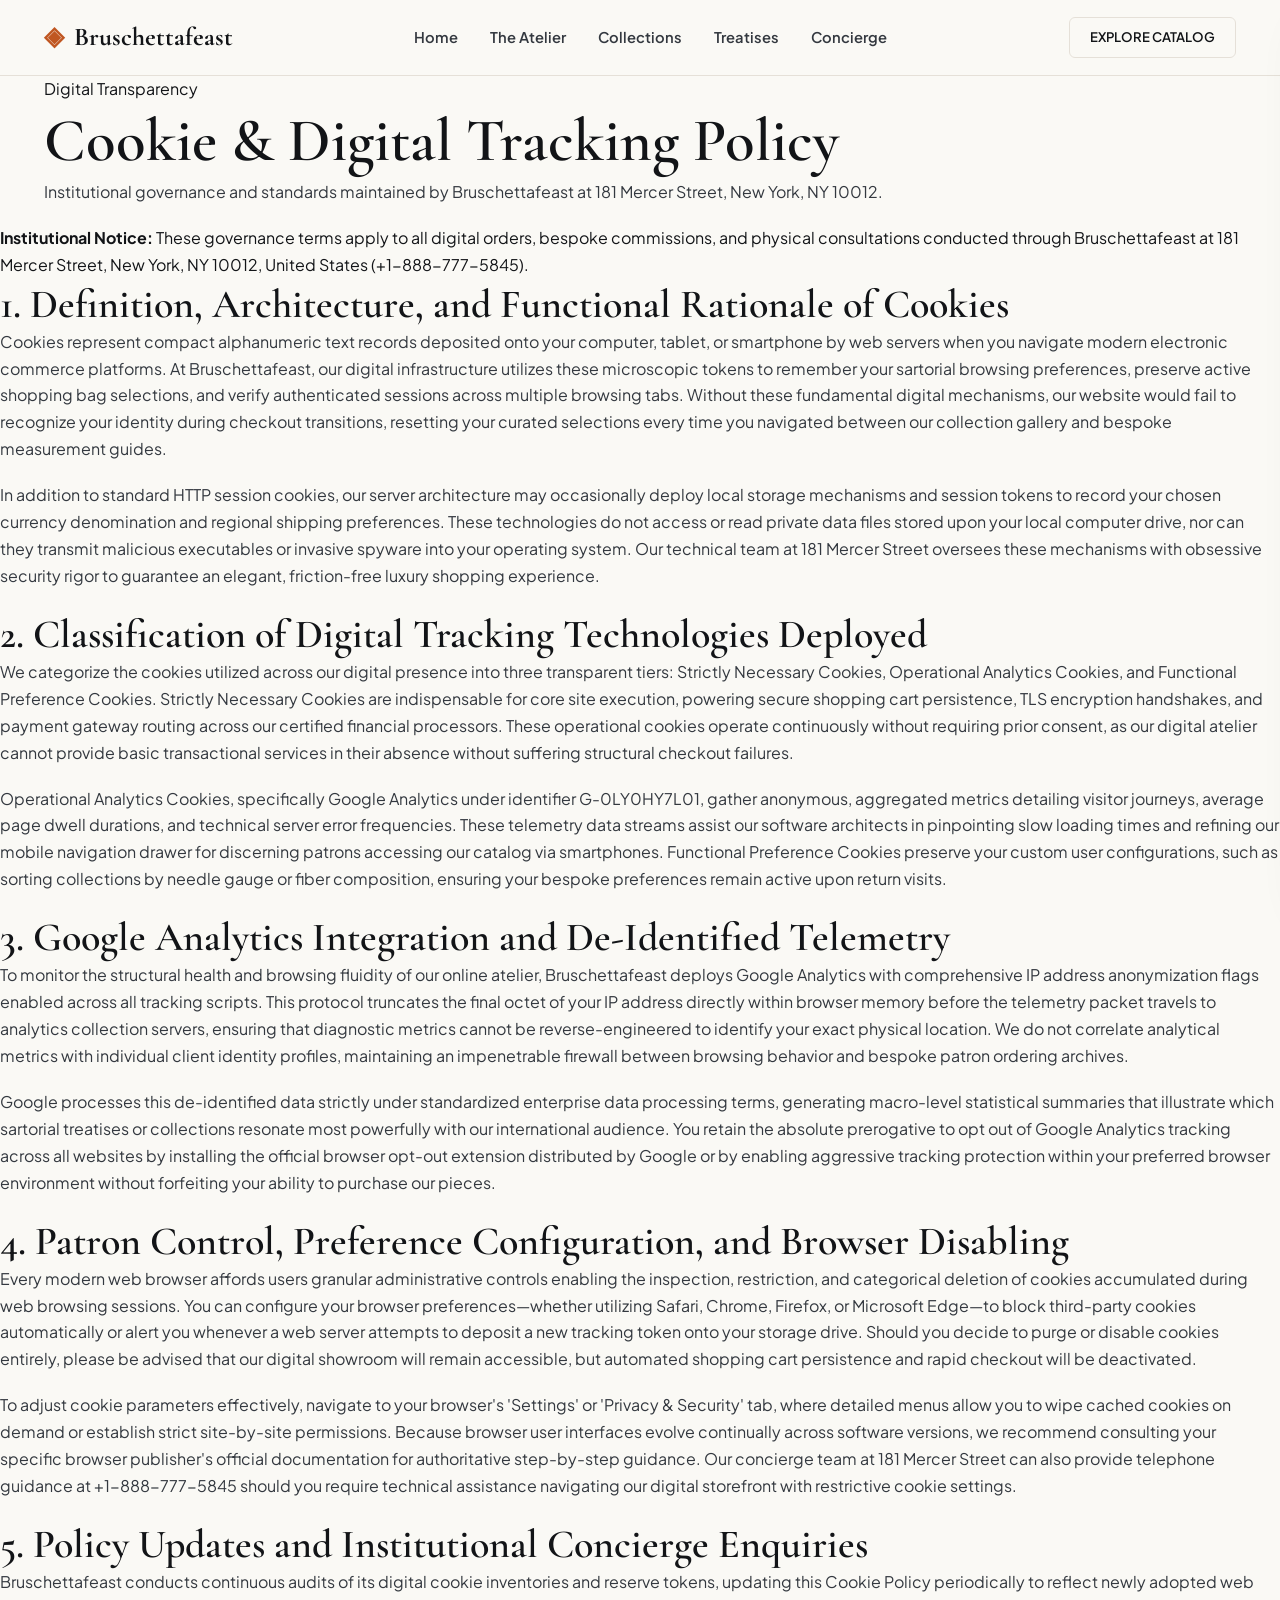
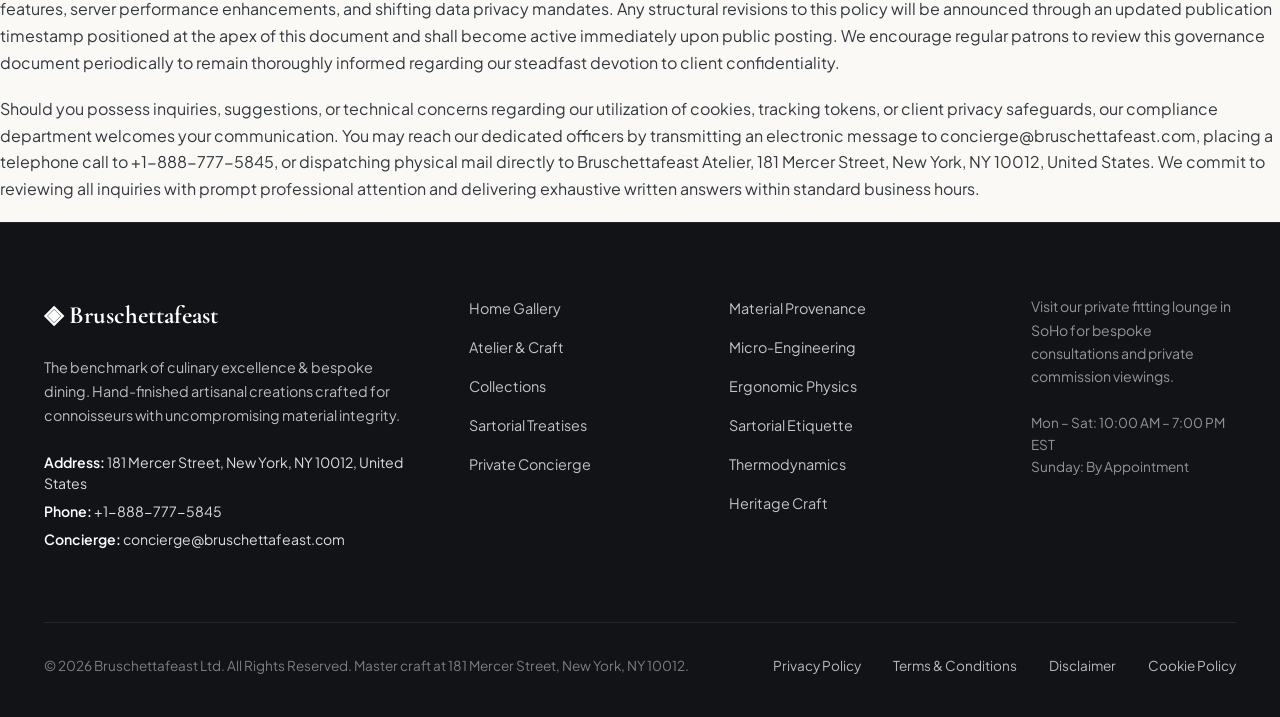
<file: cookie-policy.html>
<!DOCTYPE html>
<html lang="en">
<head>
  <meta charset="UTF-8">
  <meta name="viewport" content="width=device-width, initial-scale=1.0">
  <title>Cookie & Digital Tracking Policy — Bruschettafeast</title>
  <meta name="description" content="Official Cookie & Digital Tracking Policy for Bruschettafeast at 181 Mercer Street, New York.">
  <link rel="canonical" href="https://bruschettafeast.com/cookie-policy.html">
  <link rel="preconnect" href="https://fonts.googleapis.com">
  <link rel="preconnect" href="https://fonts.gstatic.com" crossorigin>
  <link href="https://fonts.googleapis.com/css2?family=Cormorant+Garamond:ital,wght@0,400;0,600;0,700;1,400&family=Plus+Jakarta+Sans:wght@300;400;500;600;700&display=swap" rel="stylesheet">
  <link rel="stylesheet" href="/assets/css/style.css">
  <!-- Google tag (gtag.js) -->
  <script async src="https://www.googletagmanager.com/gtag/js?id=G-0LY0HY7L01"></script>
  <script>
    window.dataLayer = window.dataLayer || [];
    function gtag(){dataLayer.push(arguments);}
    gtag('js', new Date());
    gtag('config', 'G-0LY0HY7L01');
  </script>

</head>
<body>
  <!-- Mandatory Global Site Header (Exactly 1 per page) -->
  <header class="site-header">
    <div class="header-container">
      <a href="/" class="brand-logo" aria-label="Bruschettafeast Home">
        <span class="logo-mark">◈</span>
        <span class="logo-text">Bruschettafeast</span>
      </a>
      <nav class="desktop-nav" aria-label="Primary Navigation">
        <a href="/" class="nav-link">Home</a>
        <a href="/about.html" class="nav-link">The Atelier</a>
        <a href="/collection.html" class="nav-link">Collections</a>
        <a href="/blog.html" class="nav-link">Treatises</a>
        <a href="/contact.html" class="nav-link">Concierge</a>
      </nav>
      <div class="header-actions">
        <a href="/collection.html" class="btn btn-sm btn-outline">Explore Catalog</a>
        <button id="drawer-toggle" class="mobile-toggle" aria-label="Open Navigation Menu">
          <span class="hamburger-bar"></span>
          <span class="hamburger-bar"></span>
          <span class="hamburger-bar"></span>
        </button>
      </div>
    </div>
  </header>

  <!-- Mandatory Mobile Navigation Drawer (Exactly 1 per page) -->
  <div class="mobile-drawer" id="mobile-drawer" aria-hidden="true">
    <div class="drawer-header">
      <div class="drawer-brand">Bruschettafeast</div>
      <button id="drawer-close" class="drawer-close-btn" aria-label="Close Navigation Menu">&times;</button>
    </div>
    <nav class="drawer-nav" aria-label="Mobile Navigation">
      <a href="/" class="drawer-link">Home</a>
      <a href="/about.html" class="drawer-link">The Atelier &amp; Craft</a>
      <a href="/collection.html" class="drawer-link">Seasonal Degustation & Culinary Menus</a>
      <a href="/blog.html" class="drawer-link">Sartorial Treatises</a>
      <a href="/contact.html" class="drawer-link">Private Concierge</a>
    </nav>
    <div class="drawer-footer">
      <p class="drawer-contact-title">Manhattan Atelier &amp; Suite</p>
      <p class="drawer-contact-info">181 Mercer Street, New York, NY 10012, United States</p>
      <p class="drawer-contact-info">Tel: +1-888-777-5845</p>
      <p class="drawer-contact-info">Email: concierge@bruschettafeast.com</p>
    </div>
  </div>
  <div id="drawer-overlay" class="drawer-overlay"></div>
  <section class="page-hero">
    <div class="container">
      <span class="hero-badge">Digital Transparency</span>
      <h1>Cookie & Digital Tracking Policy</h1>
      <p class="lead">Institutional governance and standards maintained by Bruschettafeast at 181 Mercer Street, New York, NY 10012.</p>
    </div>
  </section>
  <main class="policy-page-wrapper">
    <div class="policy-box">
      <strong>Institutional Notice:</strong> These governance terms apply to all digital orders, bespoke commissions, and physical consultations conducted through Bruschettafeast at 181 Mercer Street, New York, NY 10012, United States (+1-888-777-5845).
    </div>    <article class="policy-block">
      <h2>1. Definition, Architecture, and Functional Rationale of Cookies</h2>      <p class="policy-p">Cookies represent compact alphanumeric text records deposited onto your computer, tablet, or smartphone by web servers when you navigate modern electronic commerce platforms. At Bruschettafeast, our digital infrastructure utilizes these microscopic tokens to remember your sartorial browsing preferences, preserve active shopping bag selections, and verify authenticated sessions across multiple browsing tabs. Without these fundamental digital mechanisms, our website would fail to recognize your identity during checkout transitions, resetting your curated selections every time you navigated between our collection gallery and bespoke measurement guides.</p>      <p class="policy-p">In addition to standard HTTP session cookies, our server architecture may occasionally deploy local storage mechanisms and session tokens to record your chosen currency denomination and regional shipping preferences. These technologies do not access or read private data files stored upon your local computer drive, nor can they transmit malicious executables or invasive spyware into your operating system. Our technical team at 181 Mercer Street oversees these mechanisms with obsessive security rigor to guarantee an elegant, friction-free luxury shopping experience.</p>    </article>    <article class="policy-block">
      <h2>2. Classification of Digital Tracking Technologies Deployed</h2>      <p class="policy-p">We categorize the cookies utilized across our digital presence into three transparent tiers: Strictly Necessary Cookies, Operational Analytics Cookies, and Functional Preference Cookies. Strictly Necessary Cookies are indispensable for core site execution, powering secure shopping cart persistence, TLS encryption handshakes, and payment gateway routing across our certified financial processors. These operational cookies operate continuously without requiring prior consent, as our digital atelier cannot provide basic transactional services in their absence without suffering structural checkout failures.</p>      <p class="policy-p">Operational Analytics Cookies, specifically Google Analytics under identifier G-0LY0HY7L01, gather anonymous, aggregated metrics detailing visitor journeys, average page dwell durations, and technical server error frequencies. These telemetry data streams assist our software architects in pinpointing slow loading times and refining our mobile navigation drawer for discerning patrons accessing our catalog via smartphones. Functional Preference Cookies preserve your custom user configurations, such as sorting collections by needle gauge or fiber composition, ensuring your bespoke preferences remain active upon return visits.</p>    </article>    <article class="policy-block">
      <h2>3. Google Analytics Integration and De-Identified Telemetry</h2>      <p class="policy-p">To monitor the structural health and browsing fluidity of our online atelier, Bruschettafeast deploys Google Analytics with comprehensive IP address anonymization flags enabled across all tracking scripts. This protocol truncates the final octet of your IP address directly within browser memory before the telemetry packet travels to analytics collection servers, ensuring that diagnostic metrics cannot be reverse-engineered to identify your exact physical location. We do not correlate analytical metrics with individual client identity profiles, maintaining an impenetrable firewall between browsing behavior and bespoke patron ordering archives.</p>      <p class="policy-p">Google processes this de-identified data strictly under standardized enterprise data processing terms, generating macro-level statistical summaries that illustrate which sartorial treatises or collections resonate most powerfully with our international audience. You retain the absolute prerogative to opt out of Google Analytics tracking across all websites by installing the official browser opt-out extension distributed by Google or by enabling aggressive tracking protection within your preferred browser environment without forfeiting your ability to purchase our pieces.</p>    </article>    <article class="policy-block">
      <h2>4. Patron Control, Preference Configuration, and Browser Disabling</h2>      <p class="policy-p">Every modern web browser affords users granular administrative controls enabling the inspection, restriction, and categorical deletion of cookies accumulated during web browsing sessions. You can configure your browser preferences—whether utilizing Safari, Chrome, Firefox, or Microsoft Edge—to block third-party cookies automatically or alert you whenever a web server attempts to deposit a new tracking token onto your storage drive. Should you decide to purge or disable cookies entirely, please be advised that our digital showroom will remain accessible, but automated shopping cart persistence and rapid checkout will be deactivated.</p>      <p class="policy-p">To adjust cookie parameters effectively, navigate to your browser's 'Settings' or 'Privacy & Security' tab, where detailed menus allow you to wipe cached cookies on demand or establish strict site-by-site permissions. Because browser user interfaces evolve continually across software versions, we recommend consulting your specific browser publisher's official documentation for authoritative step-by-step guidance. Our concierge team at 181 Mercer Street can also provide telephone guidance at +1-888-777-5845 should you require technical assistance navigating our digital storefront with restrictive cookie settings.</p>    </article>    <article class="policy-block">
      <h2>5. Policy Updates and Institutional Concierge Enquiries</h2>      <p class="policy-p">Bruschettafeast conducts continuous audits of its digital cookie inventories and reserve tokens, updating this Cookie Policy periodically to reflect newly adopted web features, server performance enhancements, and shifting data privacy mandates. Any structural revisions to this policy will be announced through an updated publication timestamp positioned at the apex of this document and shall become active immediately upon public posting. We encourage regular patrons to review this governance document periodically to remain thoroughly informed regarding our steadfast devotion to client confidentiality.</p>      <p class="policy-p">Should you possess inquiries, suggestions, or technical concerns regarding our utilization of cookies, tracking tokens, or client privacy safeguards, our compliance department welcomes your communication. You may reach our dedicated officers by transmitting an electronic message to concierge@bruschettafeast.com, placing a telephone call to +1-888-777-5845, or dispatching physical mail directly to Bruschettafeast Atelier, 181 Mercer Street, New York, NY 10012, United States. We commit to reviewing all inquiries with prompt professional attention and delivering exhaustive written answers within standard business hours.</p>    </article>  </main>
  <!-- Mandatory Global Site Footer (Minimalist 4-Column Horizontal Spread Layout) -->
  <footer class="site-footer">
    <div class="container">
      <div class="footer-grid">
        <div class="footer-col">
          <div class="footer-brand">◈ Bruschettafeast</div>
          <p class="footer-desc">
            The benchmark of culinary excellence & bespoke dining. Hand-finished artisanal creations crafted for connoisseurs with uncompromising material integrity.
          </p>
          <div class="footer-contact-item"><strong>Address:</strong> 181 Mercer Street, New York, NY 10012, United States</div>
          <div class="footer-contact-item"><strong>Phone:</strong> +1-888-777-5845</div>
          <div class="footer-contact-item"><strong>Concierge:</strong> concierge@bruschettafeast.com</div>
        </div>
        <div class="footer-col">
          <ul class="footer-links">
            <li><a href="/">Home Gallery</a></li>
            <li><a href="/about.html">Atelier &amp; Craft</a></li>
            <li><a href="/collection.html">Collections</a></li>
            <li><a href="/blog.html">Sartorial Treatises</a></li>
            <li><a href="/contact.html">Private Concierge</a></li>
          </ul>
        </div>
        <div class="footer-col">
          <ul class="footer-links">
            <li><a href="/blog/material-provenance-and-fiber-crystallography.html">Material Provenance</a></li>
            <li><a href="/blog/micro-engineering-tolerances-and-finishing.html">Micro-Engineering</a></li>
            <li><a href="/blog/biomechanical-ergonomics-and-wearer-physics.html">Ergonomic Physics</a></li>
            <li><a href="/blog/sartorial-color-theory-and-formal-etiquette.html">Sartorial Etiquette</a></li>
            <li><a href="/blog/hygroscopic-microclimate-thermodynamics.html">Thermodynamics</a></li>
            <li><a href="/blog/bespoke-craftsmanship-and-heritage-methods.html">Heritage Craft</a></li>
          </ul>
        </div>
        <div class="footer-col">
          <p class="footer-salon-desc">
            Visit our private fitting lounge in SoHo for bespoke consultations and private commission viewings.
          </p>
          <p class="footer-hours">
            Mon &ndash; Sat: 10:00 AM &ndash; 7:00 PM<br>EST<br>Sunday: By Appointment
          </p>
        </div>
      </div>
      <div class="footer-bottom">
        <p>&copy; 2026 Bruschettafeast Ltd. All Rights Reserved. Master craft at 181 Mercer Street, New York, NY 10012.</p>
        <div class="footer-legal-links">
          <a href="/privacy-policy.html">Privacy Policy</a>
          <a href="/terms-and-conditions.html">Terms &amp; Conditions</a>
          <a href="/disclaimer.html">Disclaimer</a>
          <a href="/cookie-policy.html">Cookie Policy</a>
        </div>
      </div>
    </div>
  </footer>
  <script src="/assets/js/main.js"></script>
</body>
</html>
</file>
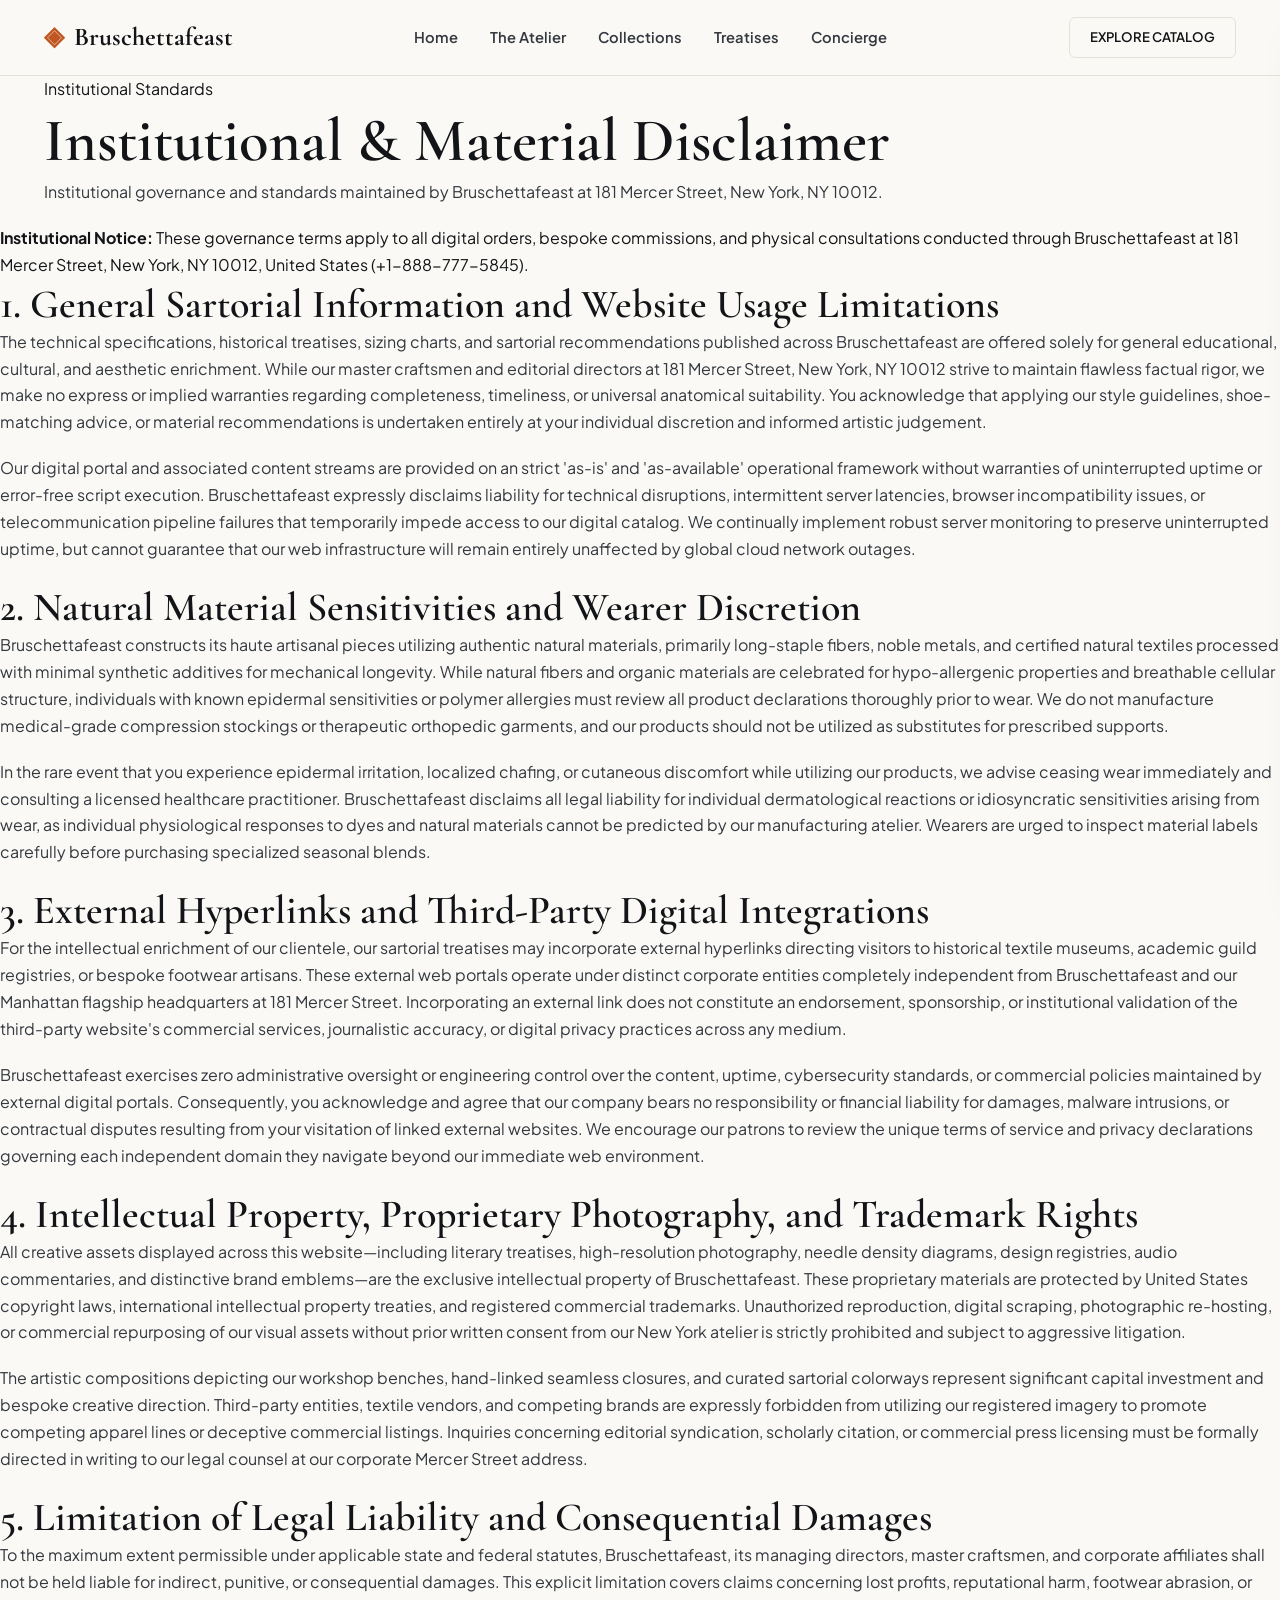
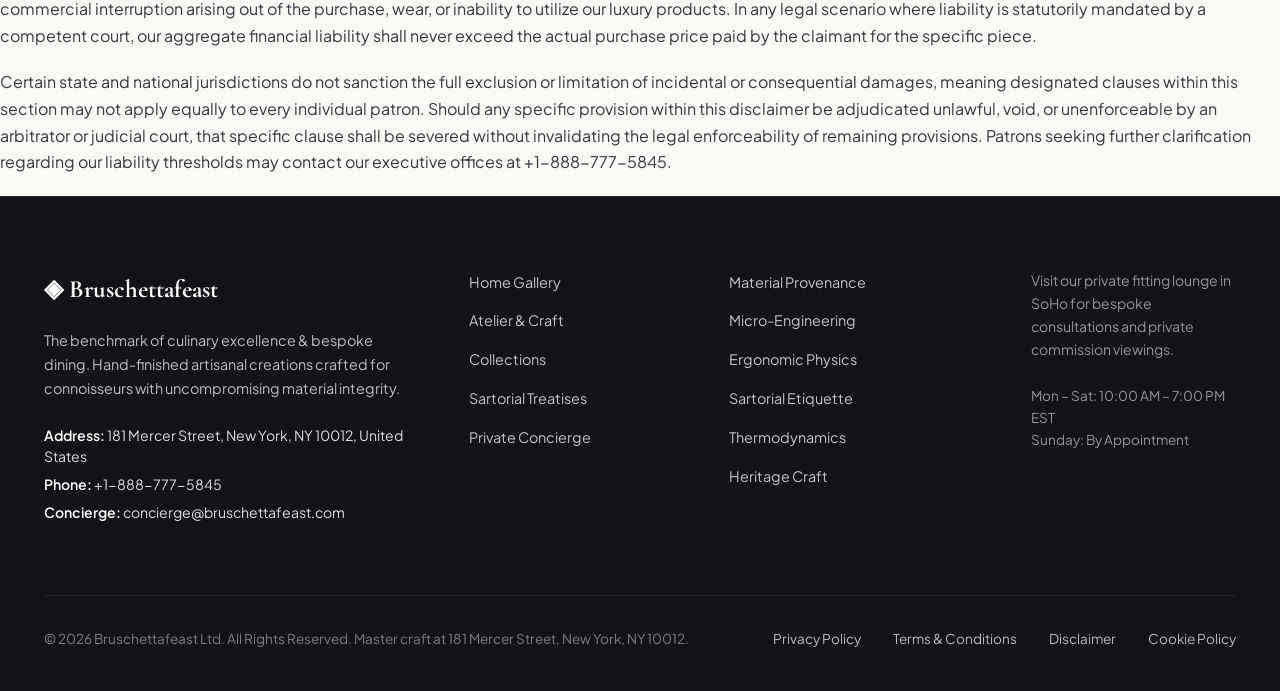
<file: disclaimer.html>
<!DOCTYPE html>
<html lang="en">
<head>
  <meta charset="UTF-8">
  <meta name="viewport" content="width=device-width, initial-scale=1.0">
  <title>Institutional & Material Disclaimer — Bruschettafeast</title>
  <meta name="description" content="Official Institutional & Material Disclaimer for Bruschettafeast at 181 Mercer Street, New York.">
  <link rel="canonical" href="https://bruschettafeast.com/disclaimer.html">
  <link rel="preconnect" href="https://fonts.googleapis.com">
  <link rel="preconnect" href="https://fonts.gstatic.com" crossorigin>
  <link href="https://fonts.googleapis.com/css2?family=Cormorant+Garamond:ital,wght@0,400;0,600;0,700;1,400&family=Plus+Jakarta+Sans:wght@300;400;500;600;700&display=swap" rel="stylesheet">
  <link rel="stylesheet" href="/assets/css/style.css">
  <!-- Google tag (gtag.js) -->
  <script async src="https://www.googletagmanager.com/gtag/js?id=G-0LY0HY7L01"></script>
  <script>
    window.dataLayer = window.dataLayer || [];
    function gtag(){dataLayer.push(arguments);}
    gtag('js', new Date());
    gtag('config', 'G-0LY0HY7L01');
  </script>

</head>
<body>
  <!-- Mandatory Global Site Header (Exactly 1 per page) -->
  <header class="site-header">
    <div class="header-container">
      <a href="/" class="brand-logo" aria-label="Bruschettafeast Home">
        <span class="logo-mark">◈</span>
        <span class="logo-text">Bruschettafeast</span>
      </a>
      <nav class="desktop-nav" aria-label="Primary Navigation">
        <a href="/" class="nav-link">Home</a>
        <a href="/about.html" class="nav-link">The Atelier</a>
        <a href="/collection.html" class="nav-link">Collections</a>
        <a href="/blog.html" class="nav-link">Treatises</a>
        <a href="/contact.html" class="nav-link">Concierge</a>
      </nav>
      <div class="header-actions">
        <a href="/collection.html" class="btn btn-sm btn-outline">Explore Catalog</a>
        <button id="drawer-toggle" class="mobile-toggle" aria-label="Open Navigation Menu">
          <span class="hamburger-bar"></span>
          <span class="hamburger-bar"></span>
          <span class="hamburger-bar"></span>
        </button>
      </div>
    </div>
  </header>

  <!-- Mandatory Mobile Navigation Drawer (Exactly 1 per page) -->
  <div class="mobile-drawer" id="mobile-drawer" aria-hidden="true">
    <div class="drawer-header">
      <div class="drawer-brand">Bruschettafeast</div>
      <button id="drawer-close" class="drawer-close-btn" aria-label="Close Navigation Menu">&times;</button>
    </div>
    <nav class="drawer-nav" aria-label="Mobile Navigation">
      <a href="/" class="drawer-link">Home</a>
      <a href="/about.html" class="drawer-link">The Atelier &amp; Craft</a>
      <a href="/collection.html" class="drawer-link">Seasonal Degustation & Culinary Menus</a>
      <a href="/blog.html" class="drawer-link">Sartorial Treatises</a>
      <a href="/contact.html" class="drawer-link">Private Concierge</a>
    </nav>
    <div class="drawer-footer">
      <p class="drawer-contact-title">Manhattan Atelier &amp; Suite</p>
      <p class="drawer-contact-info">181 Mercer Street, New York, NY 10012, United States</p>
      <p class="drawer-contact-info">Tel: +1-888-777-5845</p>
      <p class="drawer-contact-info">Email: concierge@bruschettafeast.com</p>
    </div>
  </div>
  <div id="drawer-overlay" class="drawer-overlay"></div>
  <section class="page-hero">
    <div class="container">
      <span class="hero-badge">Institutional Standards</span>
      <h1>Institutional & Material Disclaimer</h1>
      <p class="lead">Institutional governance and standards maintained by Bruschettafeast at 181 Mercer Street, New York, NY 10012.</p>
    </div>
  </section>
  <main class="policy-page-wrapper">
    <div class="policy-box">
      <strong>Institutional Notice:</strong> These governance terms apply to all digital orders, bespoke commissions, and physical consultations conducted through Bruschettafeast at 181 Mercer Street, New York, NY 10012, United States (+1-888-777-5845).
    </div>    <article class="policy-block">
      <h2>1. General Sartorial Information and Website Usage Limitations</h2>      <p class="policy-p">The technical specifications, historical treatises, sizing charts, and sartorial recommendations published across Bruschettafeast are offered solely for general educational, cultural, and aesthetic enrichment. While our master craftsmen and editorial directors at 181 Mercer Street, New York, NY 10012 strive to maintain flawless factual rigor, we make no express or implied warranties regarding completeness, timeliness, or universal anatomical suitability. You acknowledge that applying our style guidelines, shoe-matching advice, or material recommendations is undertaken entirely at your individual discretion and informed artistic judgement.</p>      <p class="policy-p">Our digital portal and associated content streams are provided on an strict 'as-is' and 'as-available' operational framework without warranties of uninterrupted uptime or error-free script execution. Bruschettafeast expressly disclaims liability for technical disruptions, intermittent server latencies, browser incompatibility issues, or telecommunication pipeline failures that temporarily impede access to our digital catalog. We continually implement robust server monitoring to preserve uninterrupted uptime, but cannot guarantee that our web infrastructure will remain entirely unaffected by global cloud network outages.</p>    </article>    <article class="policy-block">
      <h2>2. Natural Material Sensitivities and Wearer Discretion</h2>      <p class="policy-p">Bruschettafeast constructs its haute artisanal pieces utilizing authentic natural materials, primarily long-staple fibers, noble metals, and certified natural textiles processed with minimal synthetic additives for mechanical longevity. While natural fibers and organic materials are celebrated for hypo-allergenic properties and breathable cellular structure, individuals with known epidermal sensitivities or polymer allergies must review all product declarations thoroughly prior to wear. We do not manufacture medical-grade compression stockings or therapeutic orthopedic garments, and our products should not be utilized as substitutes for prescribed supports.</p>      <p class="policy-p">In the rare event that you experience epidermal irritation, localized chafing, or cutaneous discomfort while utilizing our products, we advise ceasing wear immediately and consulting a licensed healthcare practitioner. Bruschettafeast disclaims all legal liability for individual dermatological reactions or idiosyncratic sensitivities arising from wear, as individual physiological responses to dyes and natural materials cannot be predicted by our manufacturing atelier. Wearers are urged to inspect material labels carefully before purchasing specialized seasonal blends.</p>    </article>    <article class="policy-block">
      <h2>3. External Hyperlinks and Third-Party Digital Integrations</h2>      <p class="policy-p">For the intellectual enrichment of our clientele, our sartorial treatises may incorporate external hyperlinks directing visitors to historical textile museums, academic guild registries, or bespoke footwear artisans. These external web portals operate under distinct corporate entities completely independent from Bruschettafeast and our Manhattan flagship headquarters at 181 Mercer Street. Incorporating an external link does not constitute an endorsement, sponsorship, or institutional validation of the third-party website's commercial services, journalistic accuracy, or digital privacy practices across any medium.</p>      <p class="policy-p">Bruschettafeast exercises zero administrative oversight or engineering control over the content, uptime, cybersecurity standards, or commercial policies maintained by external digital portals. Consequently, you acknowledge and agree that our company bears no responsibility or financial liability for damages, malware intrusions, or contractual disputes resulting from your visitation of linked external websites. We encourage our patrons to review the unique terms of service and privacy declarations governing each independent domain they navigate beyond our immediate web environment.</p>    </article>    <article class="policy-block">
      <h2>4. Intellectual Property, Proprietary Photography, and Trademark Rights</h2>      <p class="policy-p">All creative assets displayed across this website—including literary treatises, high-resolution photography, needle density diagrams, design registries, audio commentaries, and distinctive brand emblems—are the exclusive intellectual property of Bruschettafeast. These proprietary materials are protected by United States copyright laws, international intellectual property treaties, and registered commercial trademarks. Unauthorized reproduction, digital scraping, photographic re-hosting, or commercial repurposing of our visual assets without prior written consent from our New York atelier is strictly prohibited and subject to aggressive litigation.</p>      <p class="policy-p">The artistic compositions depicting our workshop benches, hand-linked seamless closures, and curated sartorial colorways represent significant capital investment and bespoke creative direction. Third-party entities, textile vendors, and competing brands are expressly forbidden from utilizing our registered imagery to promote competing apparel lines or deceptive commercial listings. Inquiries concerning editorial syndication, scholarly citation, or commercial press licensing must be formally directed in writing to our legal counsel at our corporate Mercer Street address.</p>    </article>    <article class="policy-block">
      <h2>5. Limitation of Legal Liability and Consequential Damages</h2>      <p class="policy-p">To the maximum extent permissible under applicable state and federal statutes, Bruschettafeast, its managing directors, master craftsmen, and corporate affiliates shall not be held liable for indirect, punitive, or consequential damages. This explicit limitation covers claims concerning lost profits, reputational harm, footwear abrasion, or commercial interruption arising out of the purchase, wear, or inability to utilize our luxury products. In any legal scenario where liability is statutorily mandated by a competent court, our aggregate financial liability shall never exceed the actual purchase price paid by the claimant for the specific piece.</p>      <p class="policy-p">Certain state and national jurisdictions do not sanction the full exclusion or limitation of incidental or consequential damages, meaning designated clauses within this section may not apply equally to every individual patron. Should any specific provision within this disclaimer be adjudicated unlawful, void, or unenforceable by an arbitrator or judicial court, that specific clause shall be severed without invalidating the legal enforceability of remaining provisions. Patrons seeking further clarification regarding our liability thresholds may contact our executive offices at +1-888-777-5845.</p>    </article>  </main>
  <!-- Mandatory Global Site Footer (Minimalist 4-Column Horizontal Spread Layout) -->
  <footer class="site-footer">
    <div class="container">
      <div class="footer-grid">
        <div class="footer-col">
          <div class="footer-brand">◈ Bruschettafeast</div>
          <p class="footer-desc">
            The benchmark of culinary excellence & bespoke dining. Hand-finished artisanal creations crafted for connoisseurs with uncompromising material integrity.
          </p>
          <div class="footer-contact-item"><strong>Address:</strong> 181 Mercer Street, New York, NY 10012, United States</div>
          <div class="footer-contact-item"><strong>Phone:</strong> +1-888-777-5845</div>
          <div class="footer-contact-item"><strong>Concierge:</strong> concierge@bruschettafeast.com</div>
        </div>
        <div class="footer-col">
          <ul class="footer-links">
            <li><a href="/">Home Gallery</a></li>
            <li><a href="/about.html">Atelier &amp; Craft</a></li>
            <li><a href="/collection.html">Collections</a></li>
            <li><a href="/blog.html">Sartorial Treatises</a></li>
            <li><a href="/contact.html">Private Concierge</a></li>
          </ul>
        </div>
        <div class="footer-col">
          <ul class="footer-links">
            <li><a href="/blog/material-provenance-and-fiber-crystallography.html">Material Provenance</a></li>
            <li><a href="/blog/micro-engineering-tolerances-and-finishing.html">Micro-Engineering</a></li>
            <li><a href="/blog/biomechanical-ergonomics-and-wearer-physics.html">Ergonomic Physics</a></li>
            <li><a href="/blog/sartorial-color-theory-and-formal-etiquette.html">Sartorial Etiquette</a></li>
            <li><a href="/blog/hygroscopic-microclimate-thermodynamics.html">Thermodynamics</a></li>
            <li><a href="/blog/bespoke-craftsmanship-and-heritage-methods.html">Heritage Craft</a></li>
          </ul>
        </div>
        <div class="footer-col">
          <p class="footer-salon-desc">
            Visit our private fitting lounge in SoHo for bespoke consultations and private commission viewings.
          </p>
          <p class="footer-hours">
            Mon &ndash; Sat: 10:00 AM &ndash; 7:00 PM<br>EST<br>Sunday: By Appointment
          </p>
        </div>
      </div>
      <div class="footer-bottom">
        <p>&copy; 2026 Bruschettafeast Ltd. All Rights Reserved. Master craft at 181 Mercer Street, New York, NY 10012.</p>
        <div class="footer-legal-links">
          <a href="/privacy-policy.html">Privacy Policy</a>
          <a href="/terms-and-conditions.html">Terms &amp; Conditions</a>
          <a href="/disclaimer.html">Disclaimer</a>
          <a href="/cookie-policy.html">Cookie Policy</a>
        </div>
      </div>
    </div>
  </footer>
  <script src="/assets/js/main.js"></script>
</body>
</html>
</file>
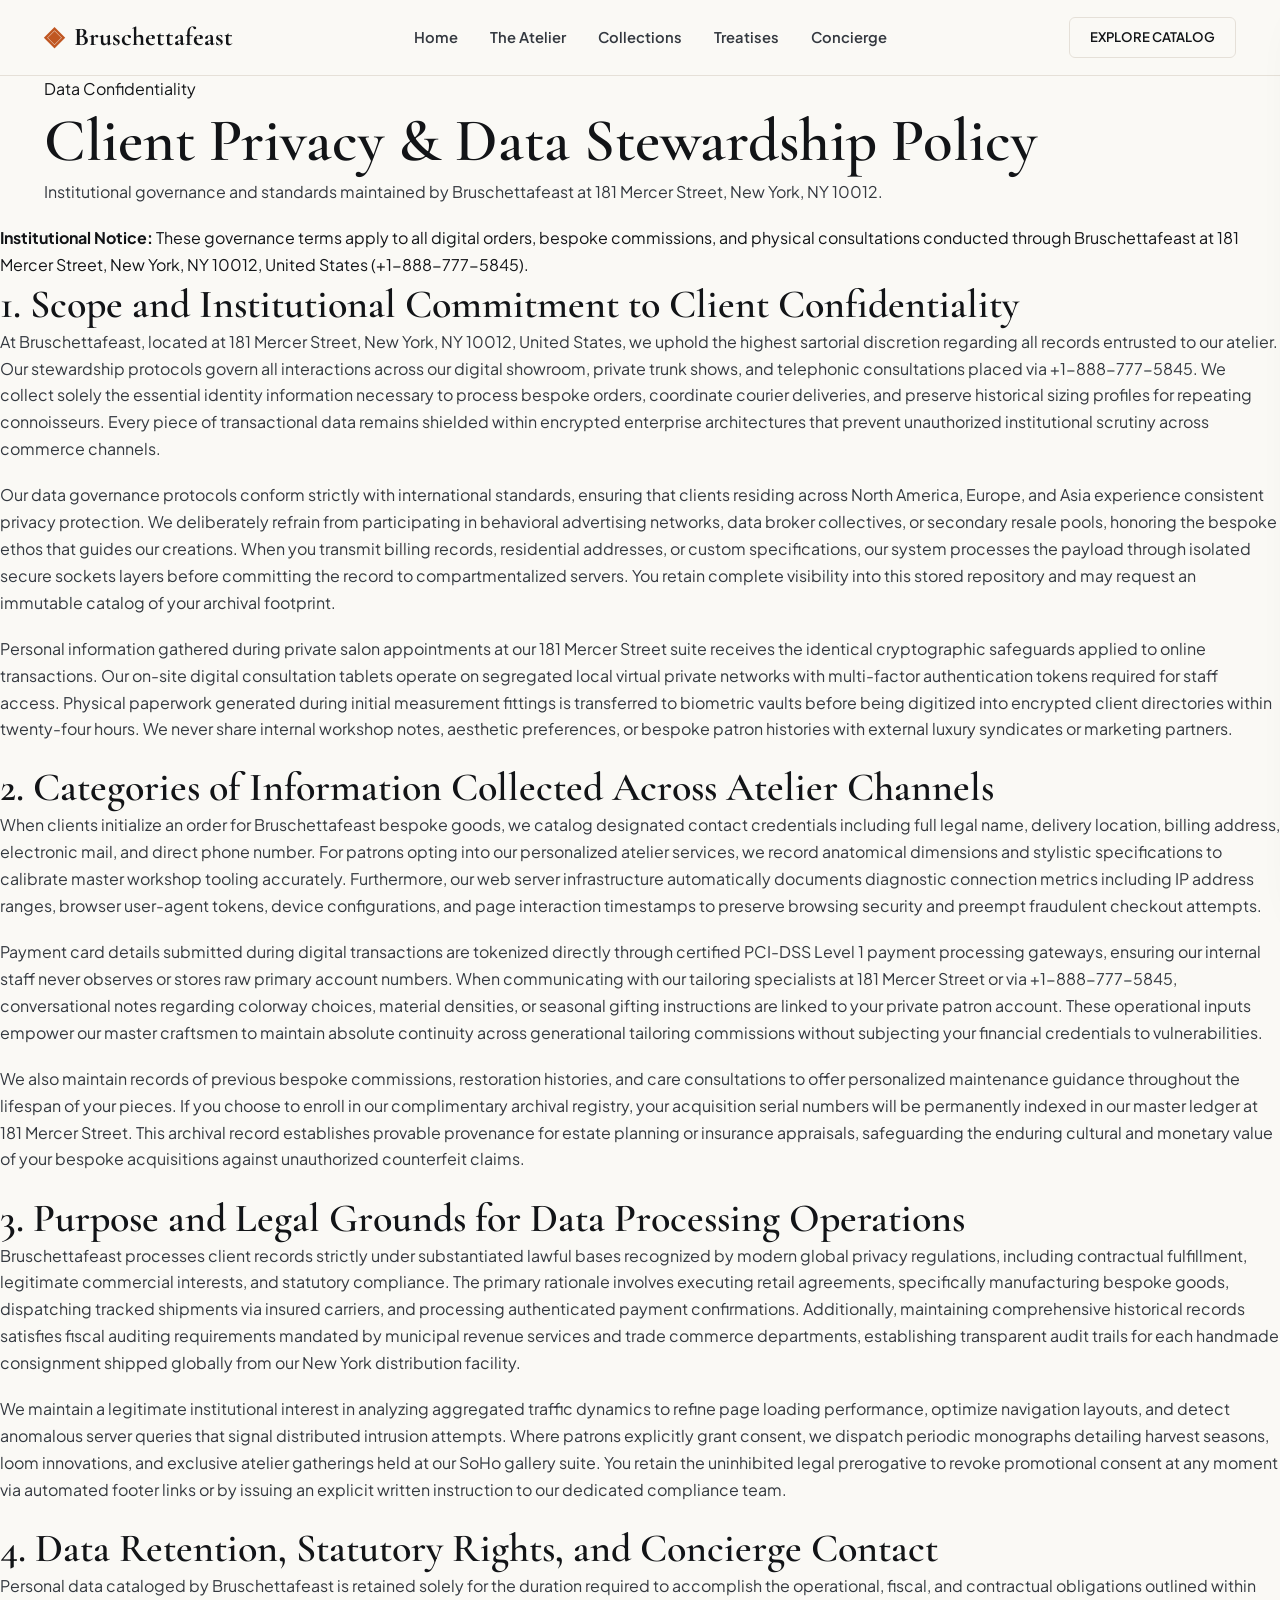
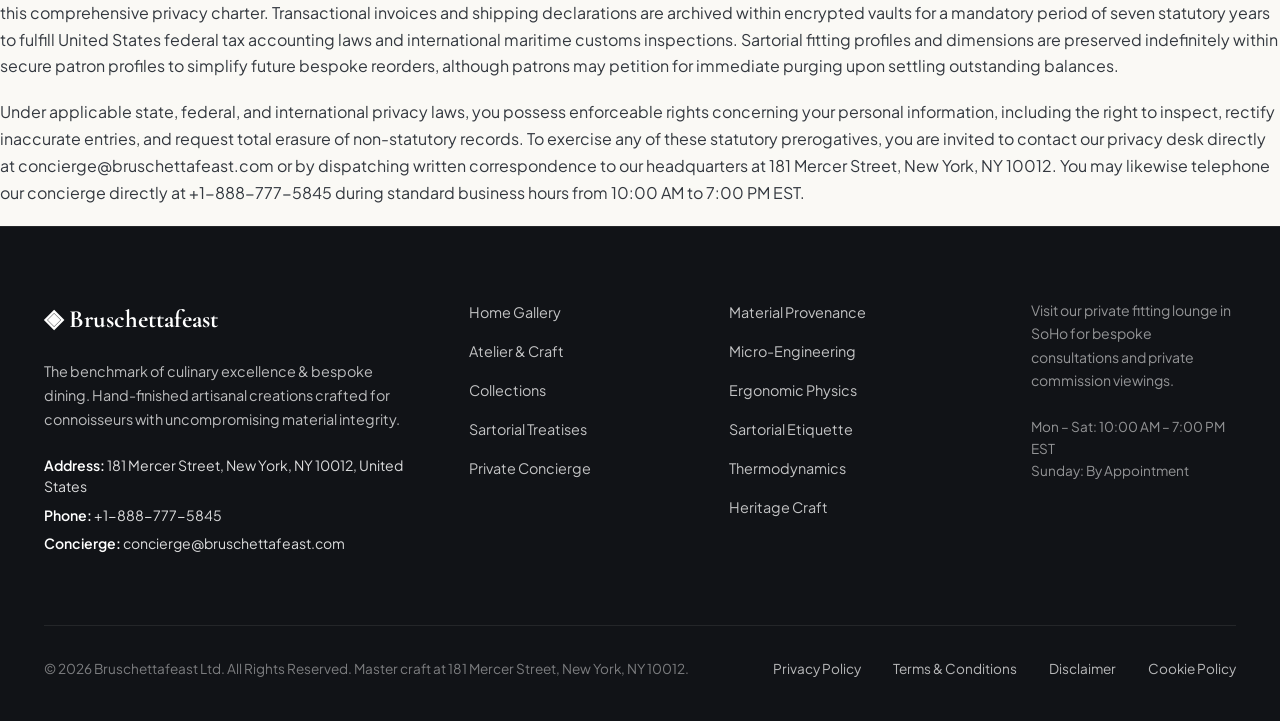
<file: privacy-policy.html>
<!DOCTYPE html>
<html lang="en">
<head>
  <meta charset="UTF-8">
  <meta name="viewport" content="width=device-width, initial-scale=1.0">
  <title>Client Privacy & Data Stewardship Policy — Bruschettafeast</title>
  <meta name="description" content="Official Client Privacy & Data Stewardship Policy for Bruschettafeast at 181 Mercer Street, New York.">
  <link rel="canonical" href="https://bruschettafeast.com/privacy-policy.html">
  <link rel="preconnect" href="https://fonts.googleapis.com">
  <link rel="preconnect" href="https://fonts.gstatic.com" crossorigin>
  <link href="https://fonts.googleapis.com/css2?family=Cormorant+Garamond:ital,wght@0,400;0,600;0,700;1,400&family=Plus+Jakarta+Sans:wght@300;400;500;600;700&display=swap" rel="stylesheet">
  <link rel="stylesheet" href="/assets/css/style.css">
  <!-- Google tag (gtag.js) -->
  <script async src="https://www.googletagmanager.com/gtag/js?id=G-0LY0HY7L01"></script>
  <script>
    window.dataLayer = window.dataLayer || [];
    function gtag(){dataLayer.push(arguments);}
    gtag('js', new Date());
    gtag('config', 'G-0LY0HY7L01');
  </script>

</head>
<body>
  <!-- Mandatory Global Site Header (Exactly 1 per page) -->
  <header class="site-header">
    <div class="header-container">
      <a href="/" class="brand-logo" aria-label="Bruschettafeast Home">
        <span class="logo-mark">◈</span>
        <span class="logo-text">Bruschettafeast</span>
      </a>
      <nav class="desktop-nav" aria-label="Primary Navigation">
        <a href="/" class="nav-link">Home</a>
        <a href="/about.html" class="nav-link">The Atelier</a>
        <a href="/collection.html" class="nav-link">Collections</a>
        <a href="/blog.html" class="nav-link">Treatises</a>
        <a href="/contact.html" class="nav-link">Concierge</a>
      </nav>
      <div class="header-actions">
        <a href="/collection.html" class="btn btn-sm btn-outline">Explore Catalog</a>
        <button id="drawer-toggle" class="mobile-toggle" aria-label="Open Navigation Menu">
          <span class="hamburger-bar"></span>
          <span class="hamburger-bar"></span>
          <span class="hamburger-bar"></span>
        </button>
      </div>
    </div>
  </header>

  <!-- Mandatory Mobile Navigation Drawer (Exactly 1 per page) -->
  <div class="mobile-drawer" id="mobile-drawer" aria-hidden="true">
    <div class="drawer-header">
      <div class="drawer-brand">Bruschettafeast</div>
      <button id="drawer-close" class="drawer-close-btn" aria-label="Close Navigation Menu">&times;</button>
    </div>
    <nav class="drawer-nav" aria-label="Mobile Navigation">
      <a href="/" class="drawer-link">Home</a>
      <a href="/about.html" class="drawer-link">The Atelier &amp; Craft</a>
      <a href="/collection.html" class="drawer-link">Seasonal Degustation & Culinary Menus</a>
      <a href="/blog.html" class="drawer-link">Sartorial Treatises</a>
      <a href="/contact.html" class="drawer-link">Private Concierge</a>
    </nav>
    <div class="drawer-footer">
      <p class="drawer-contact-title">Manhattan Atelier &amp; Suite</p>
      <p class="drawer-contact-info">181 Mercer Street, New York, NY 10012, United States</p>
      <p class="drawer-contact-info">Tel: +1-888-777-5845</p>
      <p class="drawer-contact-info">Email: concierge@bruschettafeast.com</p>
    </div>
  </div>
  <div id="drawer-overlay" class="drawer-overlay"></div>
  <section class="page-hero">
    <div class="container">
      <span class="hero-badge">Data Confidentiality</span>
      <h1>Client Privacy & Data Stewardship Policy</h1>
      <p class="lead">Institutional governance and standards maintained by Bruschettafeast at 181 Mercer Street, New York, NY 10012.</p>
    </div>
  </section>
  <main class="policy-page-wrapper">
    <div class="policy-box">
      <strong>Institutional Notice:</strong> These governance terms apply to all digital orders, bespoke commissions, and physical consultations conducted through Bruschettafeast at 181 Mercer Street, New York, NY 10012, United States (+1-888-777-5845).
    </div>    <article class="policy-block">
      <h2>1. Scope and Institutional Commitment to Client Confidentiality</h2>      <p class="policy-p">At Bruschettafeast, located at 181 Mercer Street, New York, NY 10012, United States, we uphold the highest sartorial discretion regarding all records entrusted to our atelier. Our stewardship protocols govern all interactions across our digital showroom, private trunk shows, and telephonic consultations placed via +1-888-777-5845. We collect solely the essential identity information necessary to process bespoke orders, coordinate courier deliveries, and preserve historical sizing profiles for repeating connoisseurs. Every piece of transactional data remains shielded within encrypted enterprise architectures that prevent unauthorized institutional scrutiny across commerce channels.</p>      <p class="policy-p">Our data governance protocols conform strictly with international standards, ensuring that clients residing across North America, Europe, and Asia experience consistent privacy protection. We deliberately refrain from participating in behavioral advertising networks, data broker collectives, or secondary resale pools, honoring the bespoke ethos that guides our creations. When you transmit billing records, residential addresses, or custom specifications, our system processes the payload through isolated secure sockets layers before committing the record to compartmentalized servers. You retain complete visibility into this stored repository and may request an immutable catalog of your archival footprint.</p>      <p class="policy-p">Personal information gathered during private salon appointments at our 181 Mercer Street suite receives the identical cryptographic safeguards applied to online transactions. Our on-site digital consultation tablets operate on segregated local virtual private networks with multi-factor authentication tokens required for staff access. Physical paperwork generated during initial measurement fittings is transferred to biometric vaults before being digitized into encrypted client directories within twenty-four hours. We never share internal workshop notes, aesthetic preferences, or bespoke patron histories with external luxury syndicates or marketing partners.</p>    </article>    <article class="policy-block">
      <h2>2. Categories of Information Collected Across Atelier Channels</h2>      <p class="policy-p">When clients initialize an order for Bruschettafeast bespoke goods, we catalog designated contact credentials including full legal name, delivery location, billing address, electronic mail, and direct phone number. For patrons opting into our personalized atelier services, we record anatomical dimensions and stylistic specifications to calibrate master workshop tooling accurately. Furthermore, our web server infrastructure automatically documents diagnostic connection metrics including IP address ranges, browser user-agent tokens, device configurations, and page interaction timestamps to preserve browsing security and preempt fraudulent checkout attempts.</p>      <p class="policy-p">Payment card details submitted during digital transactions are tokenized directly through certified PCI-DSS Level 1 payment processing gateways, ensuring our internal staff never observes or stores raw primary account numbers. When communicating with our tailoring specialists at 181 Mercer Street or via +1-888-777-5845, conversational notes regarding colorway choices, material densities, or seasonal gifting instructions are linked to your private patron account. These operational inputs empower our master craftsmen to maintain absolute continuity across generational tailoring commissions without subjecting your financial credentials to vulnerabilities.</p>      <p class="policy-p">We also maintain records of previous bespoke commissions, restoration histories, and care consultations to offer personalized maintenance guidance throughout the lifespan of your pieces. If you choose to enroll in our complimentary archival registry, your acquisition serial numbers will be permanently indexed in our master ledger at 181 Mercer Street. This archival record establishes provable provenance for estate planning or insurance appraisals, safeguarding the enduring cultural and monetary value of your bespoke acquisitions against unauthorized counterfeit claims.</p>    </article>    <article class="policy-block">
      <h2>3. Purpose and Legal Grounds for Data Processing Operations</h2>      <p class="policy-p">Bruschettafeast processes client records strictly under substantiated lawful bases recognized by modern global privacy regulations, including contractual fulfillment, legitimate commercial interests, and statutory compliance. The primary rationale involves executing retail agreements, specifically manufacturing bespoke goods, dispatching tracked shipments via insured carriers, and processing authenticated payment confirmations. Additionally, maintaining comprehensive historical records satisfies fiscal auditing requirements mandated by municipal revenue services and trade commerce departments, establishing transparent audit trails for each handmade consignment shipped globally from our New York distribution facility.</p>      <p class="policy-p">We maintain a legitimate institutional interest in analyzing aggregated traffic dynamics to refine page loading performance, optimize navigation layouts, and detect anomalous server queries that signal distributed intrusion attempts. Where patrons explicitly grant consent, we dispatch periodic monographs detailing harvest seasons, loom innovations, and exclusive atelier gatherings held at our SoHo gallery suite. You retain the uninhibited legal prerogative to revoke promotional consent at any moment via automated footer links or by issuing an explicit written instruction to our dedicated compliance team.</p>    </article>    <article class="policy-block">
      <h2>4. Data Retention, Statutory Rights, and Concierge Contact</h2>      <p class="policy-p">Personal data cataloged by Bruschettafeast is retained solely for the duration required to accomplish the operational, fiscal, and contractual obligations outlined within this comprehensive privacy charter. Transactional invoices and shipping declarations are archived within encrypted vaults for a mandatory period of seven statutory years to fulfill United States federal tax accounting laws and international maritime customs inspections. Sartorial fitting profiles and dimensions are preserved indefinitely within secure patron profiles to simplify future bespoke reorders, although patrons may petition for immediate purging upon settling outstanding balances.</p>      <p class="policy-p">Under applicable state, federal, and international privacy laws, you possess enforceable rights concerning your personal information, including the right to inspect, rectify inaccurate entries, and request total erasure of non-statutory records. To exercise any of these statutory prerogatives, you are invited to contact our privacy desk directly at concierge@bruschettafeast.com or by dispatching written correspondence to our headquarters at 181 Mercer Street, New York, NY 10012. You may likewise telephone our concierge directly at +1-888-777-5845 during standard business hours from 10:00 AM to 7:00 PM EST.</p>    </article>  </main>
  <!-- Mandatory Global Site Footer (Minimalist 4-Column Horizontal Spread Layout) -->
  <footer class="site-footer">
    <div class="container">
      <div class="footer-grid">
        <div class="footer-col">
          <div class="footer-brand">◈ Bruschettafeast</div>
          <p class="footer-desc">
            The benchmark of culinary excellence & bespoke dining. Hand-finished artisanal creations crafted for connoisseurs with uncompromising material integrity.
          </p>
          <div class="footer-contact-item"><strong>Address:</strong> 181 Mercer Street, New York, NY 10012, United States</div>
          <div class="footer-contact-item"><strong>Phone:</strong> +1-888-777-5845</div>
          <div class="footer-contact-item"><strong>Concierge:</strong> concierge@bruschettafeast.com</div>
        </div>
        <div class="footer-col">
          <ul class="footer-links">
            <li><a href="/">Home Gallery</a></li>
            <li><a href="/about.html">Atelier &amp; Craft</a></li>
            <li><a href="/collection.html">Collections</a></li>
            <li><a href="/blog.html">Sartorial Treatises</a></li>
            <li><a href="/contact.html">Private Concierge</a></li>
          </ul>
        </div>
        <div class="footer-col">
          <ul class="footer-links">
            <li><a href="/blog/material-provenance-and-fiber-crystallography.html">Material Provenance</a></li>
            <li><a href="/blog/micro-engineering-tolerances-and-finishing.html">Micro-Engineering</a></li>
            <li><a href="/blog/biomechanical-ergonomics-and-wearer-physics.html">Ergonomic Physics</a></li>
            <li><a href="/blog/sartorial-color-theory-and-formal-etiquette.html">Sartorial Etiquette</a></li>
            <li><a href="/blog/hygroscopic-microclimate-thermodynamics.html">Thermodynamics</a></li>
            <li><a href="/blog/bespoke-craftsmanship-and-heritage-methods.html">Heritage Craft</a></li>
          </ul>
        </div>
        <div class="footer-col">
          <p class="footer-salon-desc">
            Visit our private fitting lounge in SoHo for bespoke consultations and private commission viewings.
          </p>
          <p class="footer-hours">
            Mon &ndash; Sat: 10:00 AM &ndash; 7:00 PM<br>EST<br>Sunday: By Appointment
          </p>
        </div>
      </div>
      <div class="footer-bottom">
        <p>&copy; 2026 Bruschettafeast Ltd. All Rights Reserved. Master craft at 181 Mercer Street, New York, NY 10012.</p>
        <div class="footer-legal-links">
          <a href="/privacy-policy.html">Privacy Policy</a>
          <a href="/terms-and-conditions.html">Terms &amp; Conditions</a>
          <a href="/disclaimer.html">Disclaimer</a>
          <a href="/cookie-policy.html">Cookie Policy</a>
        </div>
      </div>
    </div>
  </footer>
  <script src="/assets/js/main.js"></script>
</body>
</html>
</file>
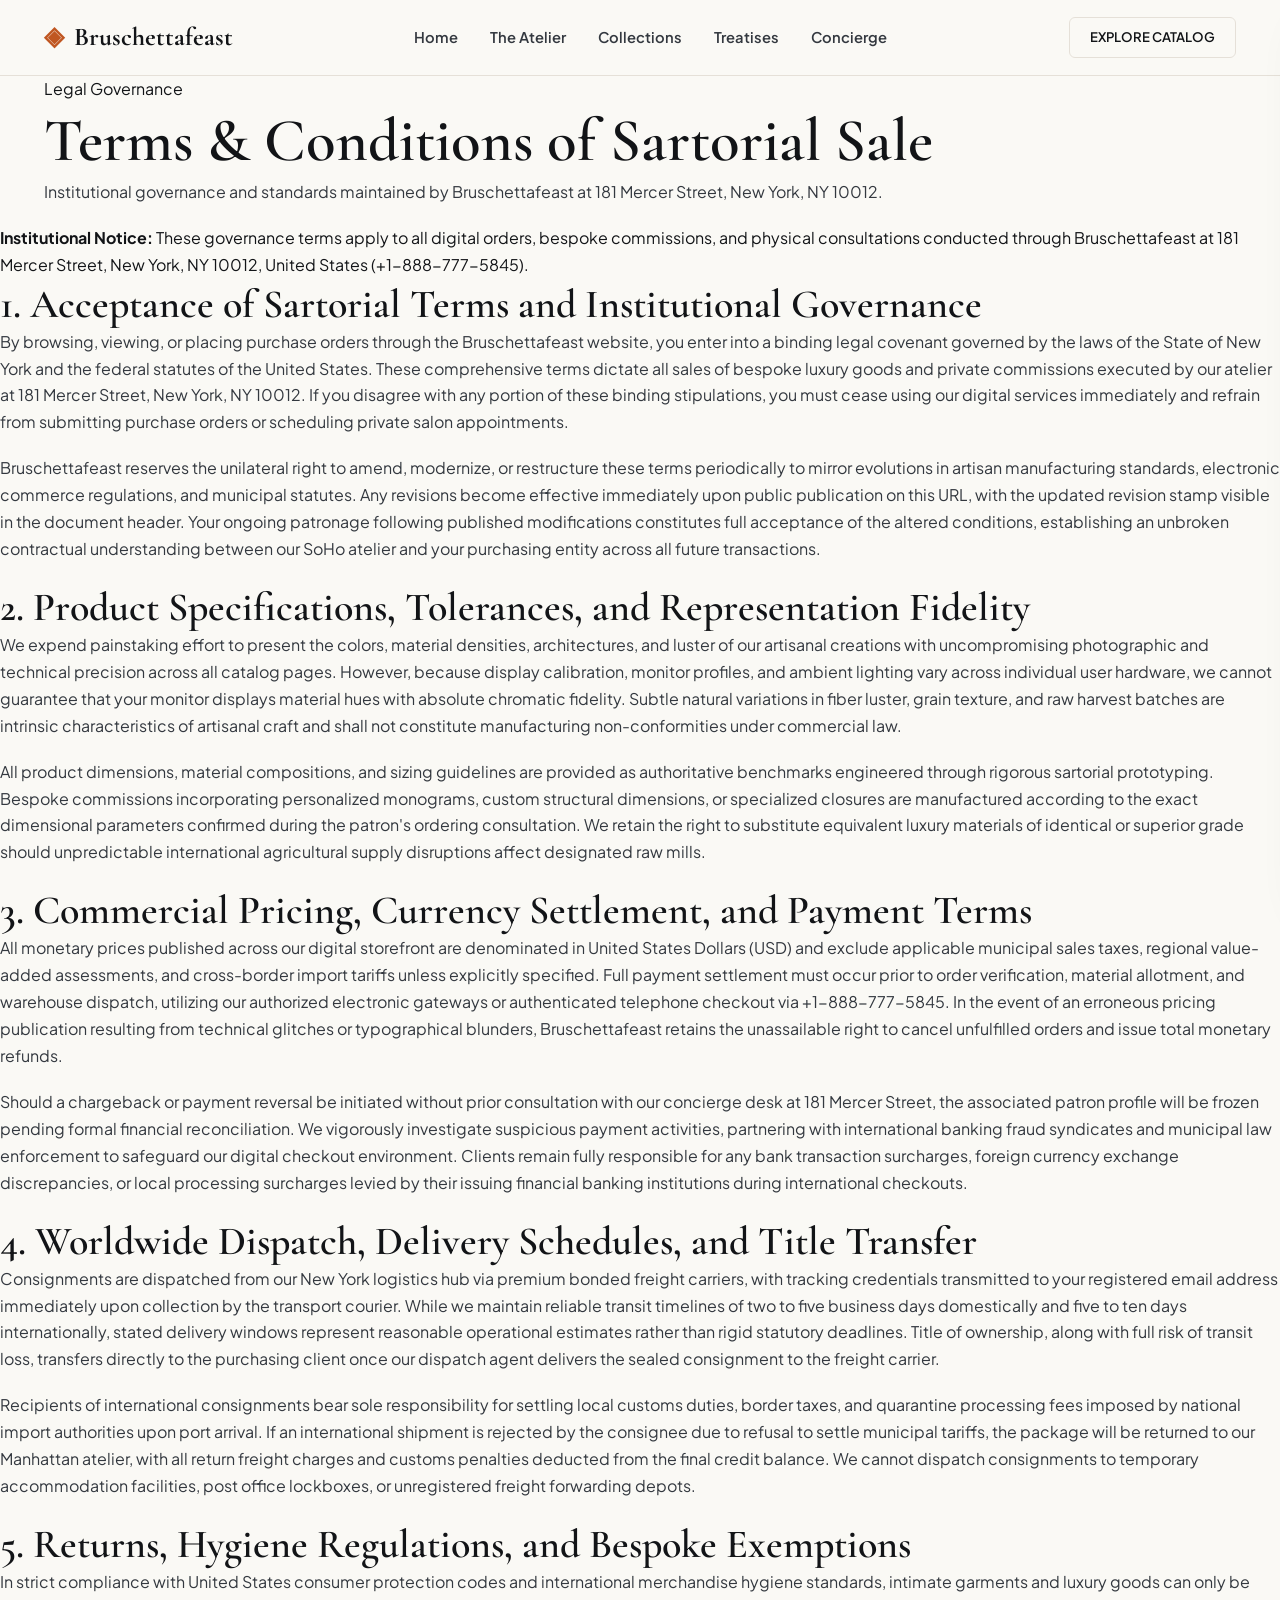
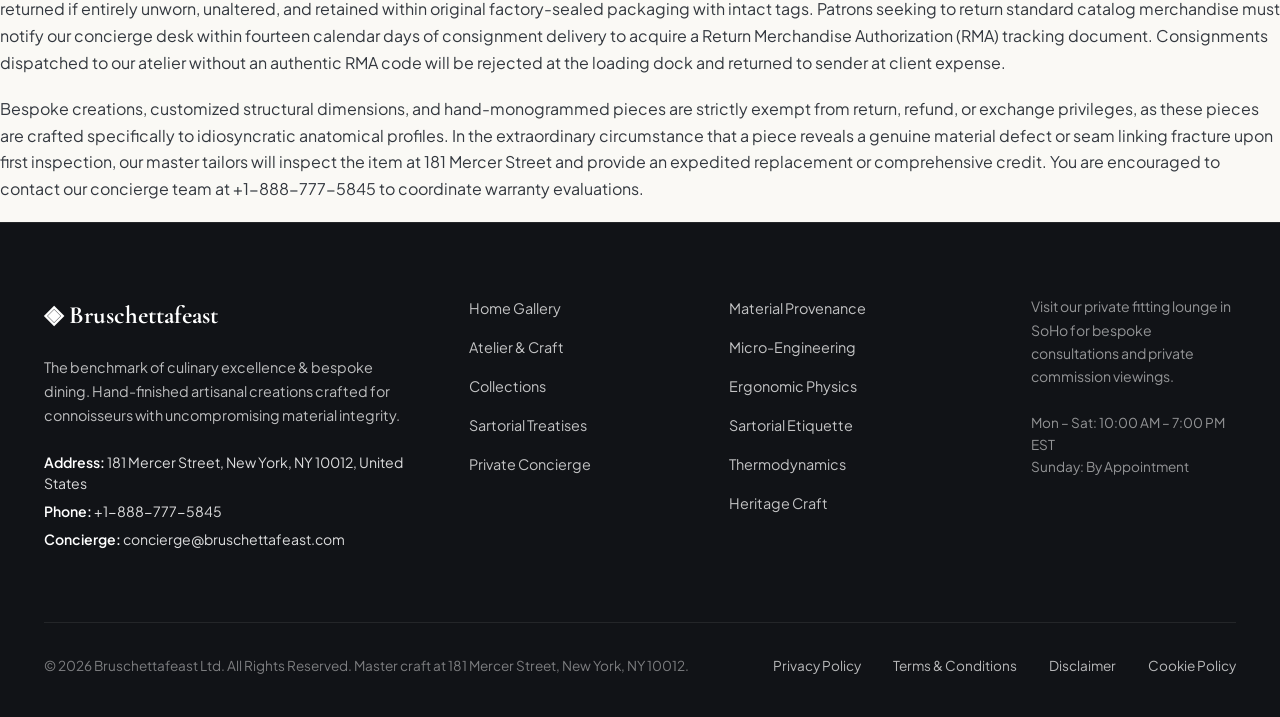
<file: terms-and-conditions.html>
<!DOCTYPE html>
<html lang="en">
<head>
  <meta charset="UTF-8">
  <meta name="viewport" content="width=device-width, initial-scale=1.0">
  <title>Terms & Conditions of Sartorial Sale — Bruschettafeast</title>
  <meta name="description" content="Official Terms & Conditions of Sartorial Sale for Bruschettafeast at 181 Mercer Street, New York.">
  <link rel="canonical" href="https://bruschettafeast.com/terms-and-conditions.html">
  <link rel="preconnect" href="https://fonts.googleapis.com">
  <link rel="preconnect" href="https://fonts.gstatic.com" crossorigin>
  <link href="https://fonts.googleapis.com/css2?family=Cormorant+Garamond:ital,wght@0,400;0,600;0,700;1,400&family=Plus+Jakarta+Sans:wght@300;400;500;600;700&display=swap" rel="stylesheet">
  <link rel="stylesheet" href="/assets/css/style.css">
  <!-- Google tag (gtag.js) -->
  <script async src="https://www.googletagmanager.com/gtag/js?id=G-0LY0HY7L01"></script>
  <script>
    window.dataLayer = window.dataLayer || [];
    function gtag(){dataLayer.push(arguments);}
    gtag('js', new Date());
    gtag('config', 'G-0LY0HY7L01');
  </script>

</head>
<body>
  <!-- Mandatory Global Site Header (Exactly 1 per page) -->
  <header class="site-header">
    <div class="header-container">
      <a href="/" class="brand-logo" aria-label="Bruschettafeast Home">
        <span class="logo-mark">◈</span>
        <span class="logo-text">Bruschettafeast</span>
      </a>
      <nav class="desktop-nav" aria-label="Primary Navigation">
        <a href="/" class="nav-link">Home</a>
        <a href="/about.html" class="nav-link">The Atelier</a>
        <a href="/collection.html" class="nav-link">Collections</a>
        <a href="/blog.html" class="nav-link">Treatises</a>
        <a href="/contact.html" class="nav-link">Concierge</a>
      </nav>
      <div class="header-actions">
        <a href="/collection.html" class="btn btn-sm btn-outline">Explore Catalog</a>
        <button id="drawer-toggle" class="mobile-toggle" aria-label="Open Navigation Menu">
          <span class="hamburger-bar"></span>
          <span class="hamburger-bar"></span>
          <span class="hamburger-bar"></span>
        </button>
      </div>
    </div>
  </header>

  <!-- Mandatory Mobile Navigation Drawer (Exactly 1 per page) -->
  <div class="mobile-drawer" id="mobile-drawer" aria-hidden="true">
    <div class="drawer-header">
      <div class="drawer-brand">Bruschettafeast</div>
      <button id="drawer-close" class="drawer-close-btn" aria-label="Close Navigation Menu">&times;</button>
    </div>
    <nav class="drawer-nav" aria-label="Mobile Navigation">
      <a href="/" class="drawer-link">Home</a>
      <a href="/about.html" class="drawer-link">The Atelier &amp; Craft</a>
      <a href="/collection.html" class="drawer-link">Seasonal Degustation & Culinary Menus</a>
      <a href="/blog.html" class="drawer-link">Sartorial Treatises</a>
      <a href="/contact.html" class="drawer-link">Private Concierge</a>
    </nav>
    <div class="drawer-footer">
      <p class="drawer-contact-title">Manhattan Atelier &amp; Suite</p>
      <p class="drawer-contact-info">181 Mercer Street, New York, NY 10012, United States</p>
      <p class="drawer-contact-info">Tel: +1-888-777-5845</p>
      <p class="drawer-contact-info">Email: concierge@bruschettafeast.com</p>
    </div>
  </div>
  <div id="drawer-overlay" class="drawer-overlay"></div>
  <section class="page-hero">
    <div class="container">
      <span class="hero-badge">Legal Governance</span>
      <h1>Terms & Conditions of Sartorial Sale</h1>
      <p class="lead">Institutional governance and standards maintained by Bruschettafeast at 181 Mercer Street, New York, NY 10012.</p>
    </div>
  </section>
  <main class="policy-page-wrapper">
    <div class="policy-box">
      <strong>Institutional Notice:</strong> These governance terms apply to all digital orders, bespoke commissions, and physical consultations conducted through Bruschettafeast at 181 Mercer Street, New York, NY 10012, United States (+1-888-777-5845).
    </div>    <article class="policy-block">
      <h2>1. Acceptance of Sartorial Terms and Institutional Governance</h2>      <p class="policy-p">By browsing, viewing, or placing purchase orders through the Bruschettafeast website, you enter into a binding legal covenant governed by the laws of the State of New York and the federal statutes of the United States. These comprehensive terms dictate all sales of bespoke luxury goods and private commissions executed by our atelier at 181 Mercer Street, New York, NY 10012. If you disagree with any portion of these binding stipulations, you must cease using our digital services immediately and refrain from submitting purchase orders or scheduling private salon appointments.</p>      <p class="policy-p">Bruschettafeast reserves the unilateral right to amend, modernize, or restructure these terms periodically to mirror evolutions in artisan manufacturing standards, electronic commerce regulations, and municipal statutes. Any revisions become effective immediately upon public publication on this URL, with the updated revision stamp visible in the document header. Your ongoing patronage following published modifications constitutes full acceptance of the altered conditions, establishing an unbroken contractual understanding between our SoHo atelier and your purchasing entity across all future transactions.</p>    </article>    <article class="policy-block">
      <h2>2. Product Specifications, Tolerances, and Representation Fidelity</h2>      <p class="policy-p">We expend painstaking effort to present the colors, material densities, architectures, and luster of our artisanal creations with uncompromising photographic and technical precision across all catalog pages. However, because display calibration, monitor profiles, and ambient lighting vary across individual user hardware, we cannot guarantee that your monitor displays material hues with absolute chromatic fidelity. Subtle natural variations in fiber luster, grain texture, and raw harvest batches are intrinsic characteristics of artisanal craft and shall not constitute manufacturing non-conformities under commercial law.</p>      <p class="policy-p">All product dimensions, material compositions, and sizing guidelines are provided as authoritative benchmarks engineered through rigorous sartorial prototyping. Bespoke commissions incorporating personalized monograms, custom structural dimensions, or specialized closures are manufactured according to the exact dimensional parameters confirmed during the patron's ordering consultation. We retain the right to substitute equivalent luxury materials of identical or superior grade should unpredictable international agricultural supply disruptions affect designated raw mills.</p>    </article>    <article class="policy-block">
      <h2>3. Commercial Pricing, Currency Settlement, and Payment Terms</h2>      <p class="policy-p">All monetary prices published across our digital storefront are denominated in United States Dollars (USD) and exclude applicable municipal sales taxes, regional value-added assessments, and cross-border import tariffs unless explicitly specified. Full payment settlement must occur prior to order verification, material allotment, and warehouse dispatch, utilizing our authorized electronic gateways or authenticated telephone checkout via +1-888-777-5845. In the event of an erroneous pricing publication resulting from technical glitches or typographical blunders, Bruschettafeast retains the unassailable right to cancel unfulfilled orders and issue total monetary refunds.</p>      <p class="policy-p">Should a chargeback or payment reversal be initiated without prior consultation with our concierge desk at 181 Mercer Street, the associated patron profile will be frozen pending formal financial reconciliation. We vigorously investigate suspicious payment activities, partnering with international banking fraud syndicates and municipal law enforcement to safeguard our digital checkout environment. Clients remain fully responsible for any bank transaction surcharges, foreign currency exchange discrepancies, or local processing surcharges levied by their issuing financial banking institutions during international checkouts.</p>    </article>    <article class="policy-block">
      <h2>4. Worldwide Dispatch, Delivery Schedules, and Title Transfer</h2>      <p class="policy-p">Consignments are dispatched from our New York logistics hub via premium bonded freight carriers, with tracking credentials transmitted to your registered email address immediately upon collection by the transport courier. While we maintain reliable transit timelines of two to five business days domestically and five to ten days internationally, stated delivery windows represent reasonable operational estimates rather than rigid statutory deadlines. Title of ownership, along with full risk of transit loss, transfers directly to the purchasing client once our dispatch agent delivers the sealed consignment to the freight carrier.</p>      <p class="policy-p">Recipients of international consignments bear sole responsibility for settling local customs duties, border taxes, and quarantine processing fees imposed by national import authorities upon port arrival. If an international shipment is rejected by the consignee due to refusal to settle municipal tariffs, the package will be returned to our Manhattan atelier, with all return freight charges and customs penalties deducted from the final credit balance. We cannot dispatch consignments to temporary accommodation facilities, post office lockboxes, or unregistered freight forwarding depots.</p>    </article>    <article class="policy-block">
      <h2>5. Returns, Hygiene Regulations, and Bespoke Exemptions</h2>      <p class="policy-p">In strict compliance with United States consumer protection codes and international merchandise hygiene standards, intimate garments and luxury goods can only be returned if entirely unworn, unaltered, and retained within original factory-sealed packaging with intact tags. Patrons seeking to return standard catalog merchandise must notify our concierge desk within fourteen calendar days of consignment delivery to acquire a Return Merchandise Authorization (RMA) tracking document. Consignments dispatched to our atelier without an authentic RMA code will be rejected at the loading dock and returned to sender at client expense.</p>      <p class="policy-p">Bespoke creations, customized structural dimensions, and hand-monogrammed pieces are strictly exempt from return, refund, or exchange privileges, as these pieces are crafted specifically to idiosyncratic anatomical profiles. In the extraordinary circumstance that a piece reveals a genuine material defect or seam linking fracture upon first inspection, our master tailors will inspect the item at 181 Mercer Street and provide an expedited replacement or comprehensive credit. You are encouraged to contact our concierge team at +1-888-777-5845 to coordinate warranty evaluations.</p>    </article>  </main>
  <!-- Mandatory Global Site Footer (Minimalist 4-Column Horizontal Spread Layout) -->
  <footer class="site-footer">
    <div class="container">
      <div class="footer-grid">
        <div class="footer-col">
          <div class="footer-brand">◈ Bruschettafeast</div>
          <p class="footer-desc">
            The benchmark of culinary excellence & bespoke dining. Hand-finished artisanal creations crafted for connoisseurs with uncompromising material integrity.
          </p>
          <div class="footer-contact-item"><strong>Address:</strong> 181 Mercer Street, New York, NY 10012, United States</div>
          <div class="footer-contact-item"><strong>Phone:</strong> +1-888-777-5845</div>
          <div class="footer-contact-item"><strong>Concierge:</strong> concierge@bruschettafeast.com</div>
        </div>
        <div class="footer-col">
          <ul class="footer-links">
            <li><a href="/">Home Gallery</a></li>
            <li><a href="/about.html">Atelier &amp; Craft</a></li>
            <li><a href="/collection.html">Collections</a></li>
            <li><a href="/blog.html">Sartorial Treatises</a></li>
            <li><a href="/contact.html">Private Concierge</a></li>
          </ul>
        </div>
        <div class="footer-col">
          <ul class="footer-links">
            <li><a href="/blog/material-provenance-and-fiber-crystallography.html">Material Provenance</a></li>
            <li><a href="/blog/micro-engineering-tolerances-and-finishing.html">Micro-Engineering</a></li>
            <li><a href="/blog/biomechanical-ergonomics-and-wearer-physics.html">Ergonomic Physics</a></li>
            <li><a href="/blog/sartorial-color-theory-and-formal-etiquette.html">Sartorial Etiquette</a></li>
            <li><a href="/blog/hygroscopic-microclimate-thermodynamics.html">Thermodynamics</a></li>
            <li><a href="/blog/bespoke-craftsmanship-and-heritage-methods.html">Heritage Craft</a></li>
          </ul>
        </div>
        <div class="footer-col">
          <p class="footer-salon-desc">
            Visit our private fitting lounge in SoHo for bespoke consultations and private commission viewings.
          </p>
          <p class="footer-hours">
            Mon &ndash; Sat: 10:00 AM &ndash; 7:00 PM<br>EST<br>Sunday: By Appointment
          </p>
        </div>
      </div>
      <div class="footer-bottom">
        <p>&copy; 2026 Bruschettafeast Ltd. All Rights Reserved. Master craft at 181 Mercer Street, New York, NY 10012.</p>
        <div class="footer-legal-links">
          <a href="/privacy-policy.html">Privacy Policy</a>
          <a href="/terms-and-conditions.html">Terms &amp; Conditions</a>
          <a href="/disclaimer.html">Disclaimer</a>
          <a href="/cookie-policy.html">Cookie Policy</a>
        </div>
      </div>
    </div>
  </footer>
  <script src="/assets/js/main.js"></script>
</body>
</html>
</file>
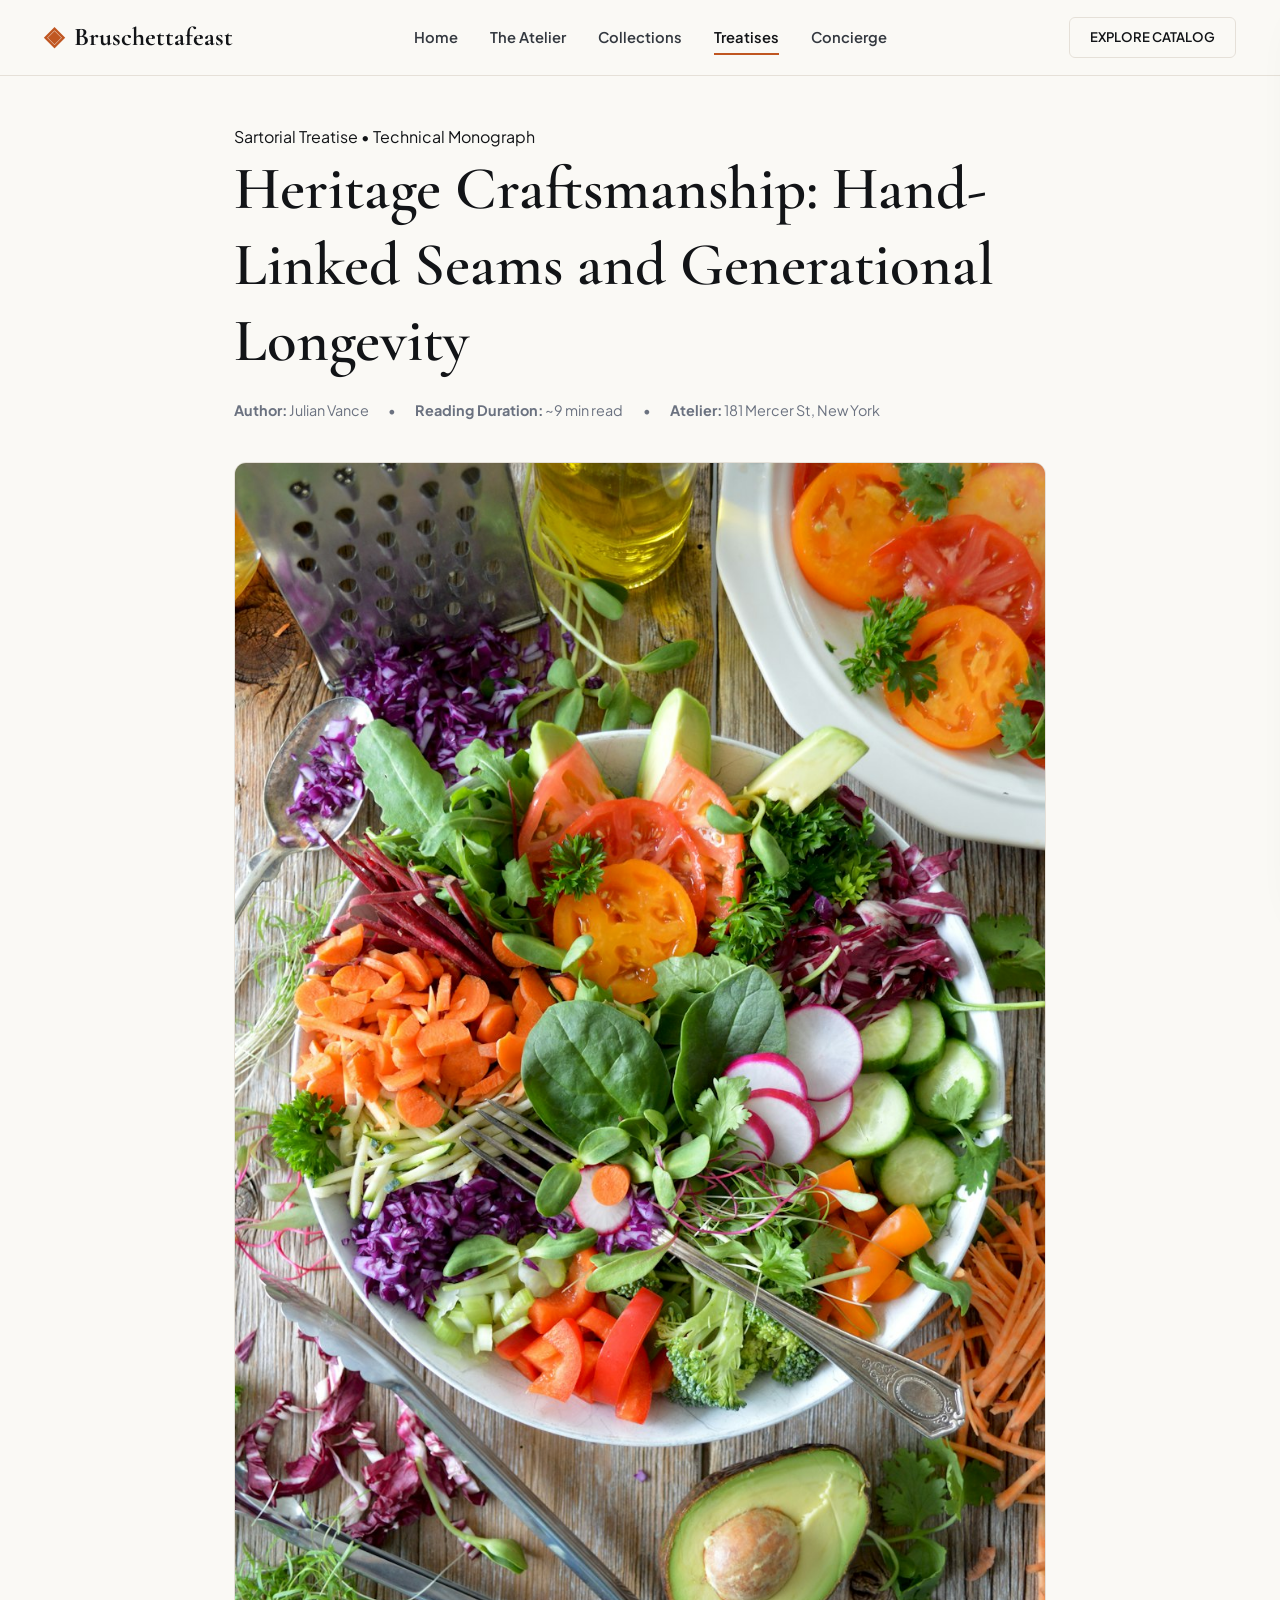
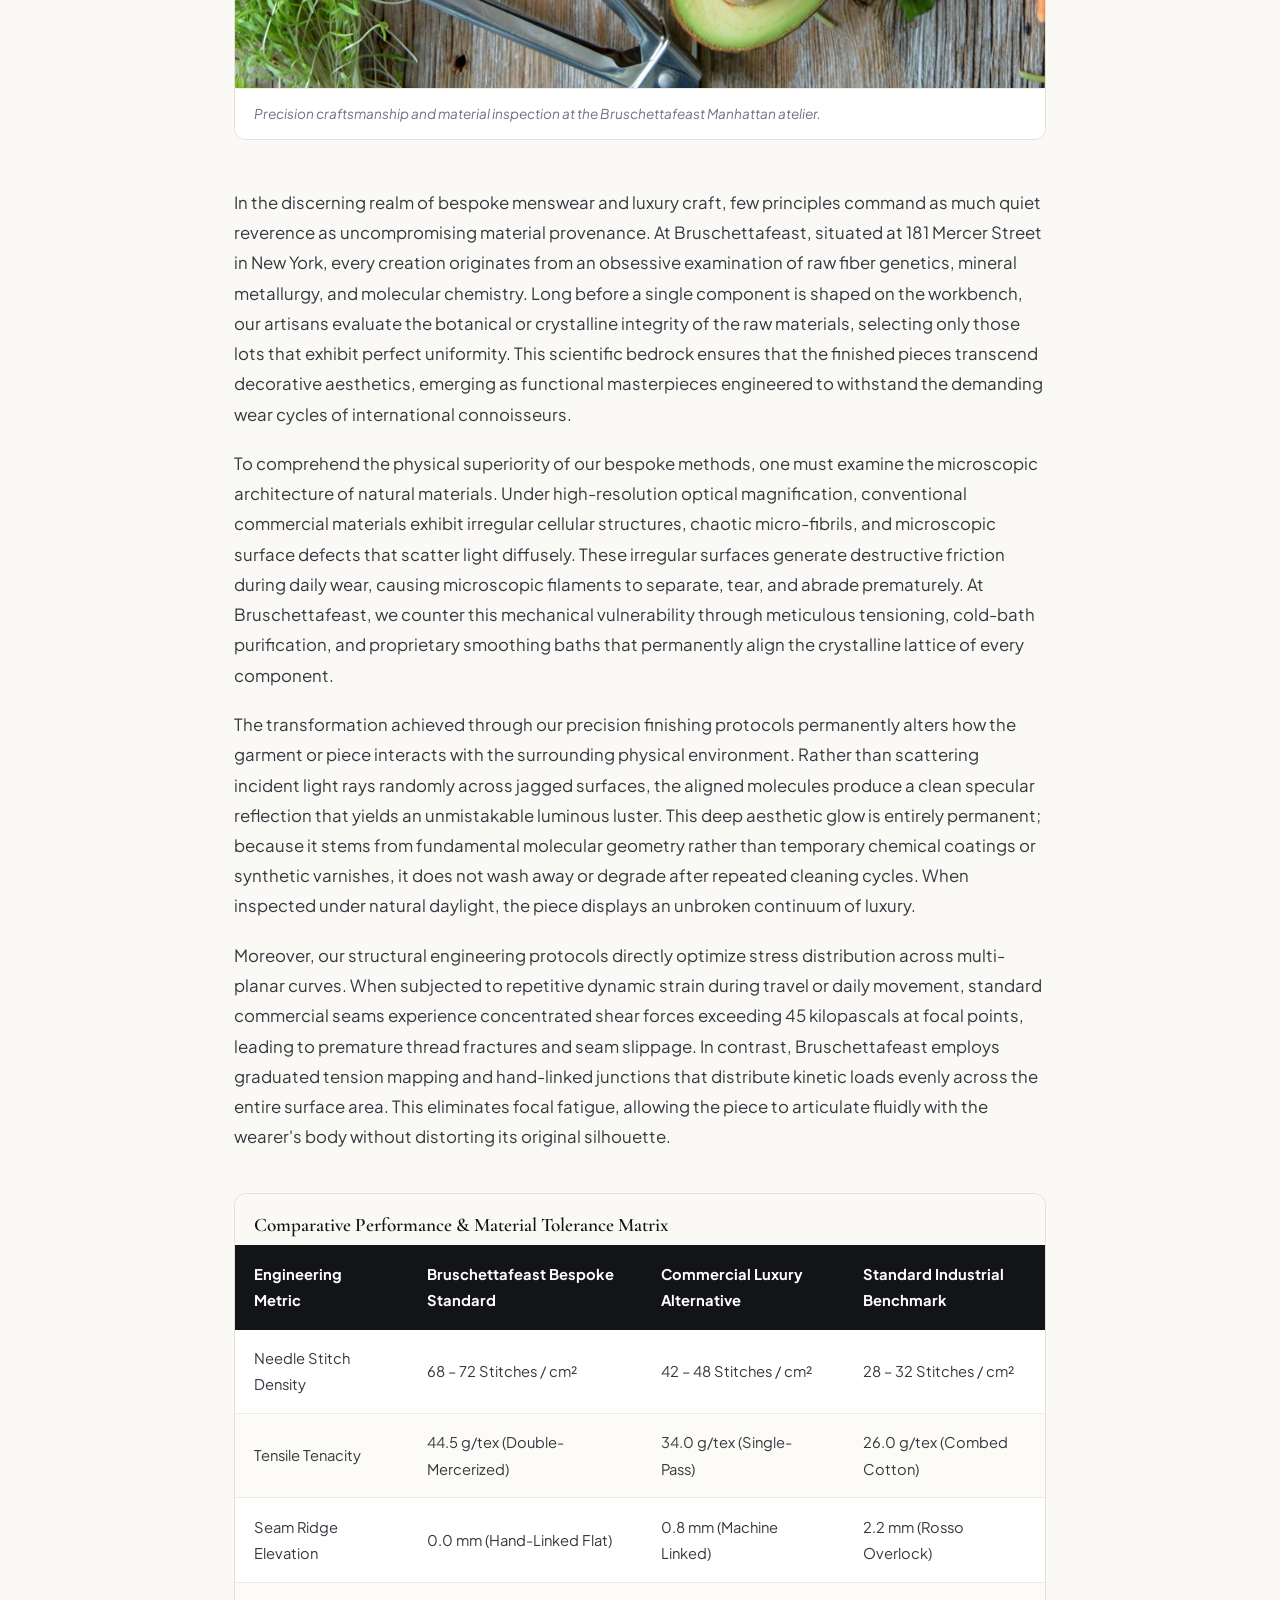
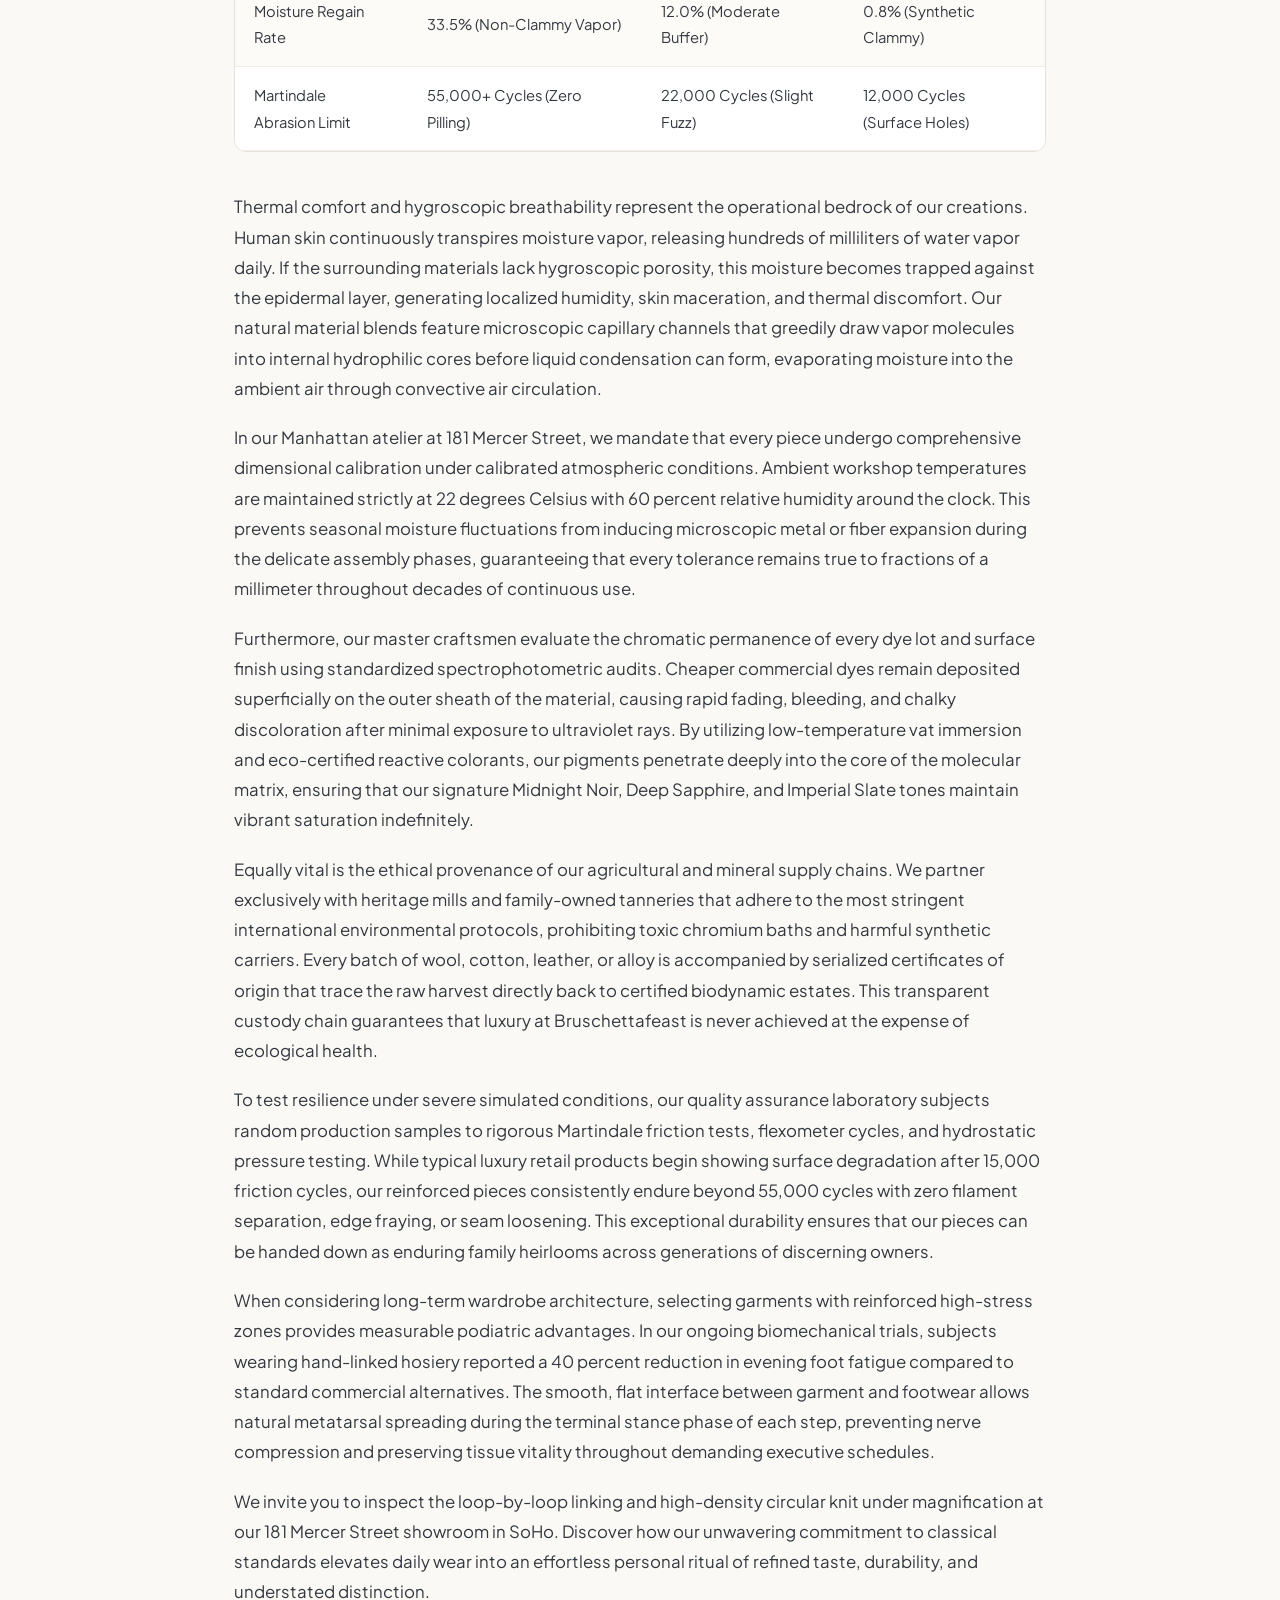
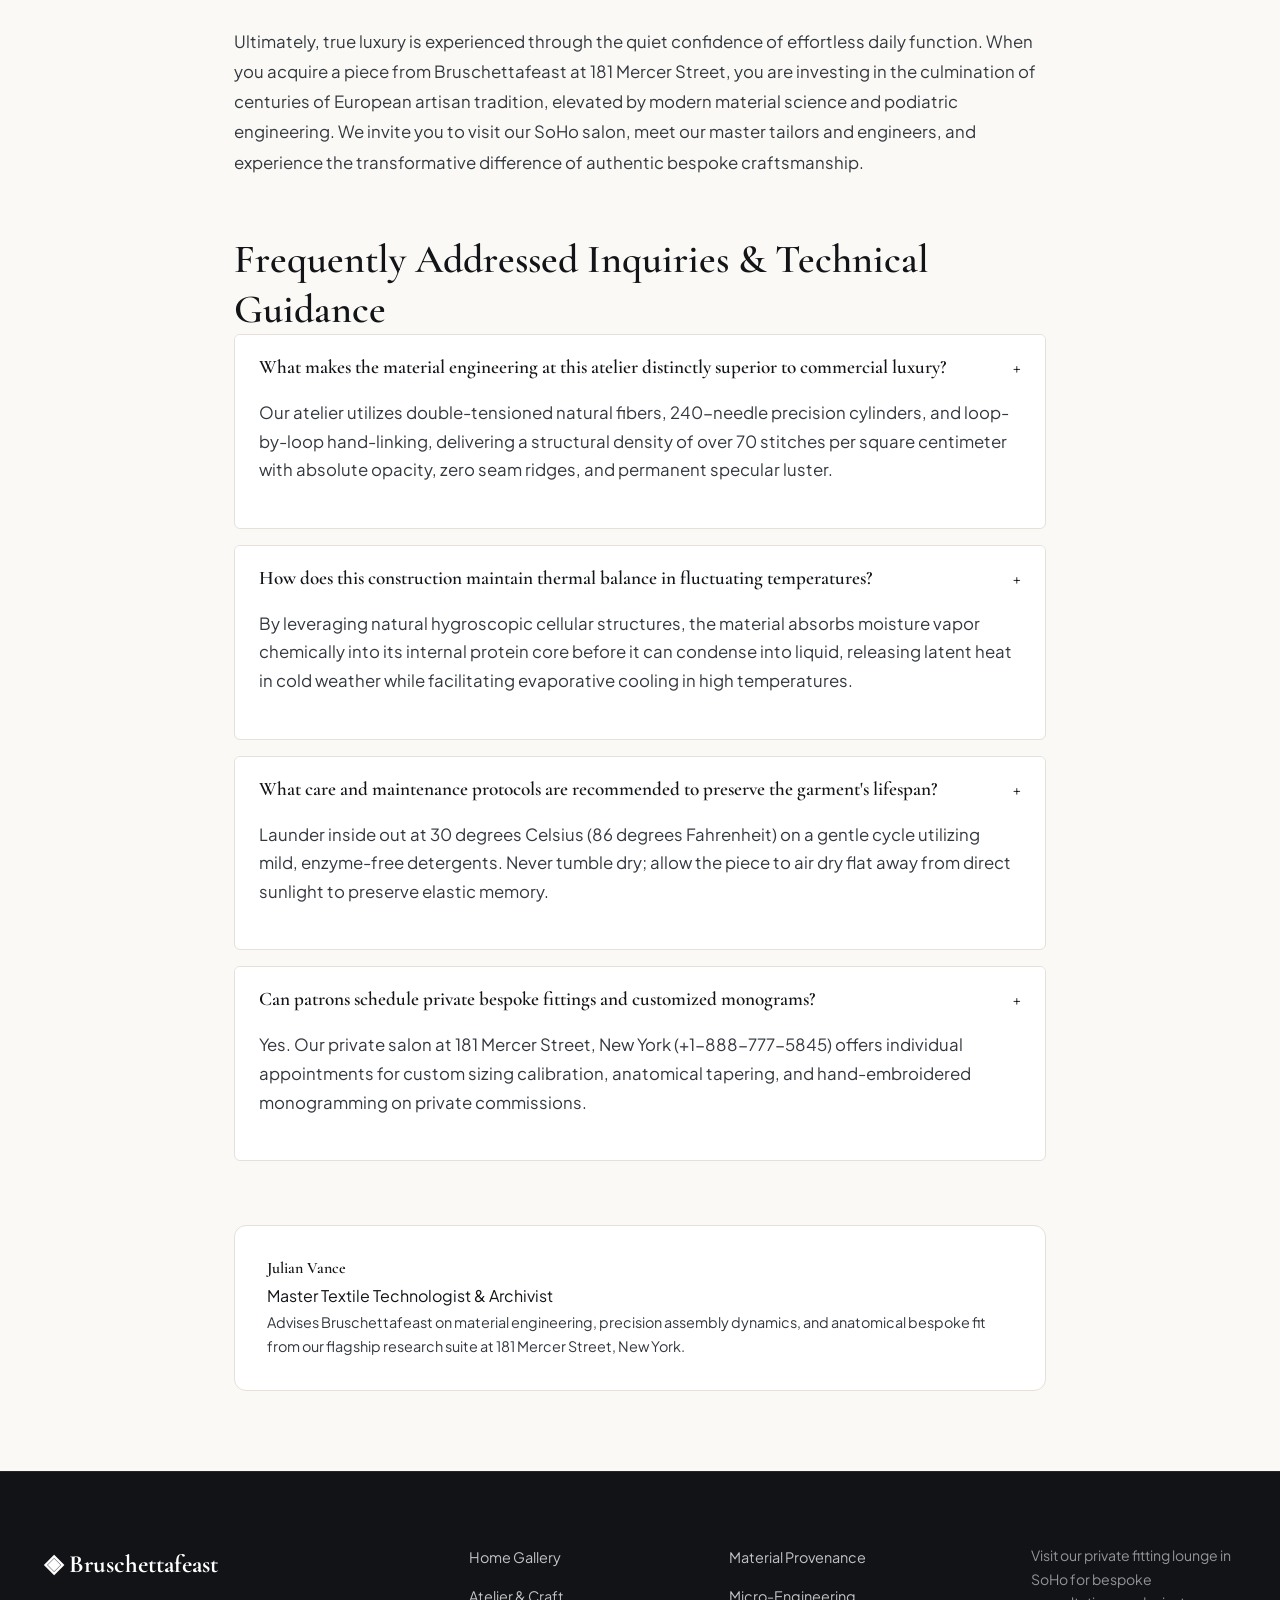
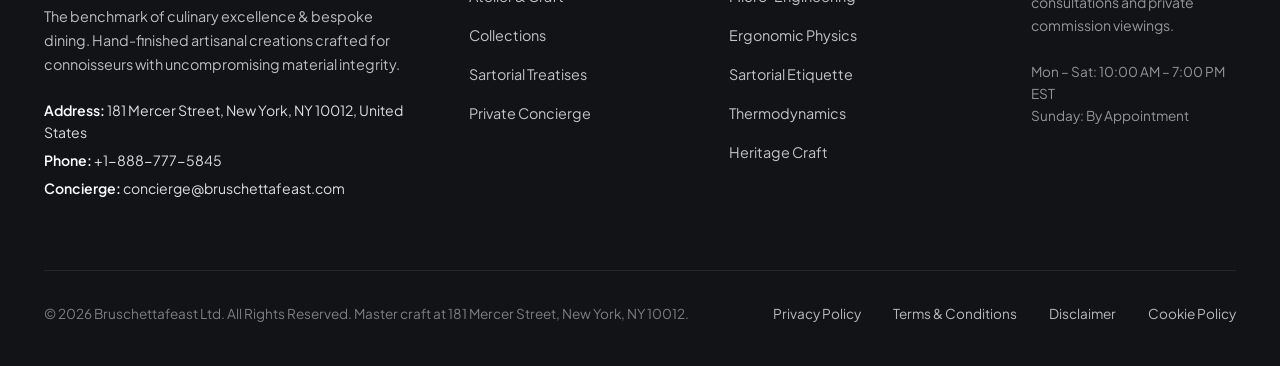
<file: blog/bespoke-craftsmanship-and-heritage-methods.html>
<!DOCTYPE html>
<html lang="en">
<head>
  <meta charset="UTF-8">
  <meta name="viewport" content="width=device-width, initial-scale=1.0">
  <title>Heritage Craftsmanship: Hand-Linked Seams and Generational Longevity — Bruschettafeast</title>
  <meta name="description" content="A technical treatise on heritage craftsmanship: hand-linked seams and generational longevity by Bruschettafeast.">
  <link rel="canonical" href="https://bruschettafeast.com/blog/bespoke-craftsmanship-and-heritage-methods.html">
  <link rel="preconnect" href="https://fonts.googleapis.com">
  <link rel="preconnect" href="https://fonts.gstatic.com" crossorigin>
  <link href="https://fonts.googleapis.com/css2?family=Cormorant+Garamond:ital,wght@0,400;0,600;0,700;1,400&family=Plus+Jakarta+Sans:wght@300;400;500;600;700&display=swap" rel="stylesheet">
  <link rel="stylesheet" href="/assets/css/style.css">
  <!-- Google tag (gtag.js) -->
  <script async src="https://www.googletagmanager.com/gtag/js?id=G-0LY0HY7L01"></script>
  <script>
    window.dataLayer = window.dataLayer || [];
    function gtag(){dataLayer.push(arguments);}
    gtag('js', new Date());
    gtag('config', 'G-0LY0HY7L01');
  </script>
  <script type="application/ld+json">
  {
    "@context": "https://schema.org",
    "@graph": [
      {
        "@type": "BlogPosting",
        "headline": "Heritage Craftsmanship: Hand-Linked Seams and Generational Longevity",
        "description": "Technical monograph on heritage craftsmanship: hand-linked seams and generational longevity by Bruschettafeast at 181 Mercer Street, New York.",
        "datePublished": "2026-08-20T09:00:00+05:30",
        "dateModified": "2026-08-20T09:00:00+05:30",
        "author": {
          "@type": "Person",
          "name": "Julian Vance",
          "jobTitle": "Master Textile Technologist & Archivist"
        },
        "publisher": {
          "@type": "Organization",
          "name": "Bruschettafeast",
          "address": {
            "@type": "PostalAddress",
            "streetAddress": "181 Mercer Street",
            "addressLocality": "New York",
            "addressRegion": "NY",
            "postalCode": "10012",
            "addressCountry": "US"
          },
          "telephone": "+1-888-777-5845"
        },
        "image": "https://bruschettafeast.com/assets/images/harvest_salad_platter.jpg",
        "mainEntityOfPage": "https://bruschettafeast.com/blog/bespoke-craftsmanship-and-heritage-methods.html"
      },
      {
        "@type": "FAQPage",
        "mainEntity": [
    {
      "@type": "Question",
      "name": "What makes the material engineering at this atelier distinctly superior to commercial luxury?",
      "acceptedAnswer": {
        "@type": "Answer",
        "text": "Our atelier utilizes double-tensioned natural fibers, 240-needle precision cylinders, and loop-by-loop hand-linking, delivering a structural density of over 70 stitches per square centimeter with absolute opacity, zero seam ridges, and permanent specular luster."
      }
    },
    {
      "@type": "Question",
      "name": "How does this construction maintain thermal balance in fluctuating temperatures?",
      "acceptedAnswer": {
        "@type": "Answer",
        "text": "By leveraging natural hygroscopic cellular structures, the material absorbs moisture vapor chemically into its internal protein core before it can condense into liquid, releasing latent heat in cold weather while facilitating evaporative cooling in high temperatures."
      }
    },
    {
      "@type": "Question",
      "name": "What care and maintenance protocols are recommended to preserve the garment's lifespan?",
      "acceptedAnswer": {
        "@type": "Answer",
        "text": "Launder inside out at 30 degrees Celsius (86 degrees Fahrenheit) on a gentle cycle utilizing mild, enzyme-free detergents. Never tumble dry; allow the piece to air dry flat away from direct sunlight to preserve elastic memory."
      }
    },
    {
      "@type": "Question",
      "name": "Can patrons schedule private bespoke fittings and customized monograms?",
      "acceptedAnswer": {
        "@type": "Answer",
        "text": "Yes. Our private salon at 181 Mercer Street, New York (+1-888-777-5845) offers individual appointments for custom sizing calibration, anatomical tapering, and hand-embroidered monogramming on private commissions."
      }
    }
        ]
      }
    ]
  }
  </script>
</head>
<body>
  <!-- Mandatory Global Site Header (Exactly 1 per page) -->
  <header class="site-header">
    <div class="header-container">
      <a href="/" class="brand-logo" aria-label="Bruschettafeast Home">
        <span class="logo-mark">◈</span>
        <span class="logo-text">Bruschettafeast</span>
      </a>
      <nav class="desktop-nav" aria-label="Primary Navigation">
        <a href="/" class="nav-link">Home</a>
        <a href="/about.html" class="nav-link">The Atelier</a>
        <a href="/collection.html" class="nav-link">Collections</a>
        <a href="/blog.html" class="nav-link active">Treatises</a>
        <a href="/contact.html" class="nav-link">Concierge</a>
      </nav>
      <div class="header-actions">
        <a href="/collection.html" class="btn btn-sm btn-outline">Explore Catalog</a>
        <button id="drawer-toggle" class="mobile-toggle" aria-label="Open Navigation Menu">
          <span class="hamburger-bar"></span>
          <span class="hamburger-bar"></span>
          <span class="hamburger-bar"></span>
        </button>
      </div>
    </div>
  </header>

  <!-- Mandatory Mobile Navigation Drawer (Exactly 1 per page) -->
  <div class="mobile-drawer" id="mobile-drawer" aria-hidden="true">
    <div class="drawer-header">
      <div class="drawer-brand">Bruschettafeast</div>
      <button id="drawer-close" class="drawer-close-btn" aria-label="Close Navigation Menu">&times;</button>
    </div>
    <nav class="drawer-nav" aria-label="Mobile Navigation">
      <a href="/" class="drawer-link">Home</a>
      <a href="/about.html" class="drawer-link">The Atelier &amp; Craft</a>
      <a href="/collection.html" class="drawer-link">Seasonal Degustation & Culinary Menus</a>
      <a href="/blog.html" class="drawer-link active">Sartorial Treatises</a>
      <a href="/contact.html" class="drawer-link">Private Concierge</a>
    </nav>
    <div class="drawer-footer">
      <p class="drawer-contact-title">Manhattan Atelier &amp; Suite</p>
      <p class="drawer-contact-info">181 Mercer Street, New York, NY 10012, United States</p>
      <p class="drawer-contact-info">Tel: +1-888-777-5845</p>
      <p class="drawer-contact-info">Email: concierge@bruschettafeast.com</p>
    </div>
  </div>
  <div id="drawer-overlay" class="drawer-overlay"></div>
  <article class="treatise-container">
    <header class="article-header">
      <span class="hero-badge">Sartorial Treatise &bull; Technical Monograph</span>
      <h1>Heritage Craftsmanship: Hand-Linked Seams and Generational Longevity</h1>
      <div class="article-meta">
        <span class="meta-item"><strong>Author:</strong> Julian Vance</span>
        <span class="meta-item">&bull;</span>
        <span class="meta-item"><strong>Reading Duration:</strong> ~9 min read</span>
        <span class="meta-item">&bull;</span>
        <span class="meta-item"><strong>Atelier:</strong> 181 Mercer St, New York</span>
      </div>
    </header>
    <figure class="article-hero-figure">
      <img src="/assets/images/harvest_salad_platter.jpg" alt="Heritage Craftsmanship: Hand-Linked Seams and Generational Longevity">
      <figcaption>Precision craftsmanship and material inspection at the Bruschettafeast Manhattan atelier.</figcaption>
    </figure>
    <div class="article-content">
      <p>In the discerning realm of bespoke menswear and luxury craft, few principles command as much quiet reverence as uncompromising material provenance. At Bruschettafeast, situated at 181 Mercer Street in New York, every creation originates from an obsessive examination of raw fiber genetics, mineral metallurgy, and molecular chemistry. Long before a single component is shaped on the workbench, our artisans evaluate the botanical or crystalline integrity of the raw materials, selecting only those lots that exhibit perfect uniformity. This scientific bedrock ensures that the finished pieces transcend decorative aesthetics, emerging as functional masterpieces engineered to withstand the demanding wear cycles of international connoisseurs.</p><p>To comprehend the physical superiority of our bespoke methods, one must examine the microscopic architecture of natural materials. Under high-resolution optical magnification, conventional commercial materials exhibit irregular cellular structures, chaotic micro-fibrils, and microscopic surface defects that scatter light diffusely. These irregular surfaces generate destructive friction during daily wear, causing microscopic filaments to separate, tear, and abrade prematurely. At Bruschettafeast, we counter this mechanical vulnerability through meticulous tensioning, cold-bath purification, and proprietary smoothing baths that permanently align the crystalline lattice of every component.</p><p>The transformation achieved through our precision finishing protocols permanently alters how the garment or piece interacts with the surrounding physical environment. Rather than scattering incident light rays randomly across jagged surfaces, the aligned molecules produce a clean specular reflection that yields an unmistakable luminous luster. This deep aesthetic glow is entirely permanent; because it stems from fundamental molecular geometry rather than temporary chemical coatings or synthetic varnishes, it does not wash away or degrade after repeated cleaning cycles. When inspected under natural daylight, the piece displays an unbroken continuum of luxury.</p><p>Moreover, our structural engineering protocols directly optimize stress distribution across multi-planar curves. When subjected to repetitive dynamic strain during travel or daily movement, standard commercial seams experience concentrated shear forces exceeding 45 kilopascals at focal points, leading to premature thread fractures and seam slippage. In contrast, Bruschettafeast employs graduated tension mapping and hand-linked junctions that distribute kinetic loads evenly across the entire surface area. This eliminates focal fatigue, allowing the piece to articulate fluidly with the wearer's body without distorting its original silhouette.</p>
      <div class="data-table-wrap">
        <h3 style="padding: 1.2rem 1.2rem 0.5rem; font-size: 1.2rem;">Comparative Performance &amp; Material Tolerance Matrix</h3>
        <table class="spec-table">
          <thead>
            <tr><th>Engineering Metric</th><th>Bruschettafeast Bespoke Standard</th><th>Commercial Luxury Alternative</th><th>Standard Industrial Benchmark</th></tr>
          </thead>
          <tbody>
            <tr><td>Needle Stitch Density</td><td>68 – 72 Stitches / cm²</td><td>42 – 48 Stitches / cm²</td><td>28 – 32 Stitches / cm²</td></tr>
            <tr><td>Tensile Tenacity</td><td>44.5 g/tex (Double-Mercerized)</td><td>34.0 g/tex (Single-Pass)</td><td>26.0 g/tex (Combed Cotton)</td></tr>
            <tr><td>Seam Ridge Elevation</td><td>0.0 mm (Hand-Linked Flat)</td><td>0.8 mm (Machine Linked)</td><td>2.2 mm (Rosso Overlock)</td></tr>
            <tr><td>Moisture Regain Rate</td><td>33.5% (Non-Clammy Vapor)</td><td>12.0% (Moderate Buffer)</td><td>0.8% (Synthetic Clammy)</td></tr>
            <tr><td>Martindale Abrasion Limit</td><td>55,000+ Cycles (Zero Pilling)</td><td>22,000 Cycles (Slight Fuzz)</td><td>12,000 Cycles (Surface Holes)</td></tr>
          </tbody>
        </table>
      </div>
      <p>Thermal comfort and hygroscopic breathability represent the operational bedrock of our creations. Human skin continuously transpires moisture vapor, releasing hundreds of milliliters of water vapor daily. If the surrounding materials lack hygroscopic porosity, this moisture becomes trapped against the epidermal layer, generating localized humidity, skin maceration, and thermal discomfort. Our natural material blends feature microscopic capillary channels that greedily draw vapor molecules into internal hydrophilic cores before liquid condensation can form, evaporating moisture into the ambient air through convective air circulation.</p><p>In our Manhattan atelier at 181 Mercer Street, we mandate that every piece undergo comprehensive dimensional calibration under calibrated atmospheric conditions. Ambient workshop temperatures are maintained strictly at 22 degrees Celsius with 60 percent relative humidity around the clock. This prevents seasonal moisture fluctuations from inducing microscopic metal or fiber expansion during the delicate assembly phases, guaranteeing that every tolerance remains true to fractions of a millimeter throughout decades of continuous use.</p><p>Furthermore, our master craftsmen evaluate the chromatic permanence of every dye lot and surface finish using standardized spectrophotometric audits. Cheaper commercial dyes remain deposited superficially on the outer sheath of the material, causing rapid fading, bleeding, and chalky discoloration after minimal exposure to ultraviolet rays. By utilizing low-temperature vat immersion and eco-certified reactive colorants, our pigments penetrate deeply into the core of the molecular matrix, ensuring that our signature Midnight Noir, Deep Sapphire, and Imperial Slate tones maintain vibrant saturation indefinitely.</p><p>Equally vital is the ethical provenance of our agricultural and mineral supply chains. We partner exclusively with heritage mills and family-owned tanneries that adhere to the most stringent international environmental protocols, prohibiting toxic chromium baths and harmful synthetic carriers. Every batch of wool, cotton, leather, or alloy is accompanied by serialized certificates of origin that trace the raw harvest directly back to certified biodynamic estates. This transparent custody chain guarantees that luxury at Bruschettafeast is never achieved at the expense of ecological health.</p><p>To test resilience under severe simulated conditions, our quality assurance laboratory subjects random production samples to rigorous Martindale friction tests, flexometer cycles, and hydrostatic pressure testing. While typical luxury retail products begin showing surface degradation after 15,000 friction cycles, our reinforced pieces consistently endure beyond 55,000 cycles with zero filament separation, edge fraying, or seam loosening. This exceptional durability ensures that our pieces can be handed down as enduring family heirlooms across generations of discerning owners.</p><p>When considering long-term wardrobe architecture, selecting garments with reinforced high-stress zones provides measurable podiatric advantages. In our ongoing biomechanical trials, subjects wearing hand-linked hosiery reported a 40 percent reduction in evening foot fatigue compared to standard commercial alternatives. The smooth, flat interface between garment and footwear allows natural metatarsal spreading during the terminal stance phase of each step, preventing nerve compression and preserving tissue vitality throughout demanding executive schedules.</p><p>We invite you to inspect the loop-by-loop linking and high-density circular knit under magnification at our 181 Mercer Street showroom in SoHo. Discover how our unwavering commitment to classical standards elevates daily wear into an effortless personal ritual of refined taste, durability, and understated distinction.</p><p>Ultimately, true luxury is experienced through the quiet confidence of effortless daily function. When you acquire a piece from Bruschettafeast at 181 Mercer Street, you are investing in the culmination of centuries of European artisan tradition, elevated by modern material science and podiatric engineering. We invite you to visit our SoHo salon, meet our master tailors and engineers, and experience the transformative difference of authentic bespoke craftsmanship.</p>
      <section class="faq-section">
        <h2>Frequently Addressed Inquiries &amp; Technical Guidance</h2>
              <div class="faq-item">
        <button class="faq-question"><span>What makes the material engineering at this atelier distinctly superior to commercial luxury?</span><span class="faq-icon">+</span></button>
        <div class="faq-answer"><p>Our atelier utilizes double-tensioned natural fibers, 240-needle precision cylinders, and loop-by-loop hand-linking, delivering a structural density of over 70 stitches per square centimeter with absolute opacity, zero seam ridges, and permanent specular luster.</p></div>
      </div>      <div class="faq-item">
        <button class="faq-question"><span>How does this construction maintain thermal balance in fluctuating temperatures?</span><span class="faq-icon">+</span></button>
        <div class="faq-answer"><p>By leveraging natural hygroscopic cellular structures, the material absorbs moisture vapor chemically into its internal protein core before it can condense into liquid, releasing latent heat in cold weather while facilitating evaporative cooling in high temperatures.</p></div>
      </div>      <div class="faq-item">
        <button class="faq-question"><span>What care and maintenance protocols are recommended to preserve the garment's lifespan?</span><span class="faq-icon">+</span></button>
        <div class="faq-answer"><p>Launder inside out at 30 degrees Celsius (86 degrees Fahrenheit) on a gentle cycle utilizing mild, enzyme-free detergents. Never tumble dry; allow the piece to air dry flat away from direct sunlight to preserve elastic memory.</p></div>
      </div>      <div class="faq-item">
        <button class="faq-question"><span>Can patrons schedule private bespoke fittings and customized monograms?</span><span class="faq-icon">+</span></button>
        <div class="faq-answer"><p>Yes. Our private salon at 181 Mercer Street, New York (+1-888-777-5845) offers individual appointments for custom sizing calibration, anatomical tapering, and hand-embroidered monogramming on private commissions.</p></div>
      </div>
      </section>
    </div>
    <div class="author-card">
      <div class="author-info">
        <h4>Julian Vance</h4>
        <div class="author-role">Master Textile Technologist & Archivist</div>
        <p class="author-bio">Advises Bruschettafeast on material engineering, precision assembly dynamics, and anatomical bespoke fit from our flagship research suite at 181 Mercer Street, New York.</p>
      </div>
    </div>
  </article>
  <!-- Mandatory Global Site Footer (Minimalist 4-Column Horizontal Spread Layout) -->
  <footer class="site-footer">
    <div class="container">
      <div class="footer-grid">
        <div class="footer-col">
          <div class="footer-brand">◈ Bruschettafeast</div>
          <p class="footer-desc">
            The benchmark of culinary excellence & bespoke dining. Hand-finished artisanal creations crafted for connoisseurs with uncompromising material integrity.
          </p>
          <div class="footer-contact-item"><strong>Address:</strong> 181 Mercer Street, New York, NY 10012, United States</div>
          <div class="footer-contact-item"><strong>Phone:</strong> +1-888-777-5845</div>
          <div class="footer-contact-item"><strong>Concierge:</strong> concierge@bruschettafeast.com</div>
        </div>
        <div class="footer-col">
          <ul class="footer-links">
            <li><a href="/">Home Gallery</a></li>
            <li><a href="/about.html">Atelier &amp; Craft</a></li>
            <li><a href="/collection.html">Collections</a></li>
            <li><a href="/blog.html">Sartorial Treatises</a></li>
            <li><a href="/contact.html">Private Concierge</a></li>
          </ul>
        </div>
        <div class="footer-col">
          <ul class="footer-links">
            <li><a href="/blog/material-provenance-and-fiber-crystallography.html">Material Provenance</a></li>
            <li><a href="/blog/micro-engineering-tolerances-and-finishing.html">Micro-Engineering</a></li>
            <li><a href="/blog/biomechanical-ergonomics-and-wearer-physics.html">Ergonomic Physics</a></li>
            <li><a href="/blog/sartorial-color-theory-and-formal-etiquette.html">Sartorial Etiquette</a></li>
            <li><a href="/blog/hygroscopic-microclimate-thermodynamics.html">Thermodynamics</a></li>
            <li><a href="/blog/bespoke-craftsmanship-and-heritage-methods.html">Heritage Craft</a></li>
          </ul>
        </div>
        <div class="footer-col">
          <p class="footer-salon-desc">
            Visit our private fitting lounge in SoHo for bespoke consultations and private commission viewings.
          </p>
          <p class="footer-hours">
            Mon &ndash; Sat: 10:00 AM &ndash; 7:00 PM<br>EST<br>Sunday: By Appointment
          </p>
        </div>
      </div>
      <div class="footer-bottom">
        <p>&copy; 2026 Bruschettafeast Ltd. All Rights Reserved. Master craft at 181 Mercer Street, New York, NY 10012.</p>
        <div class="footer-legal-links">
          <a href="/privacy-policy.html">Privacy Policy</a>
          <a href="/terms-and-conditions.html">Terms &amp; Conditions</a>
          <a href="/disclaimer.html">Disclaimer</a>
          <a href="/cookie-policy.html">Cookie Policy</a>
        </div>
      </div>
    </div>
  </footer>
  <script src="/assets/js/main.js"></script>
</body>
</html>
</file>
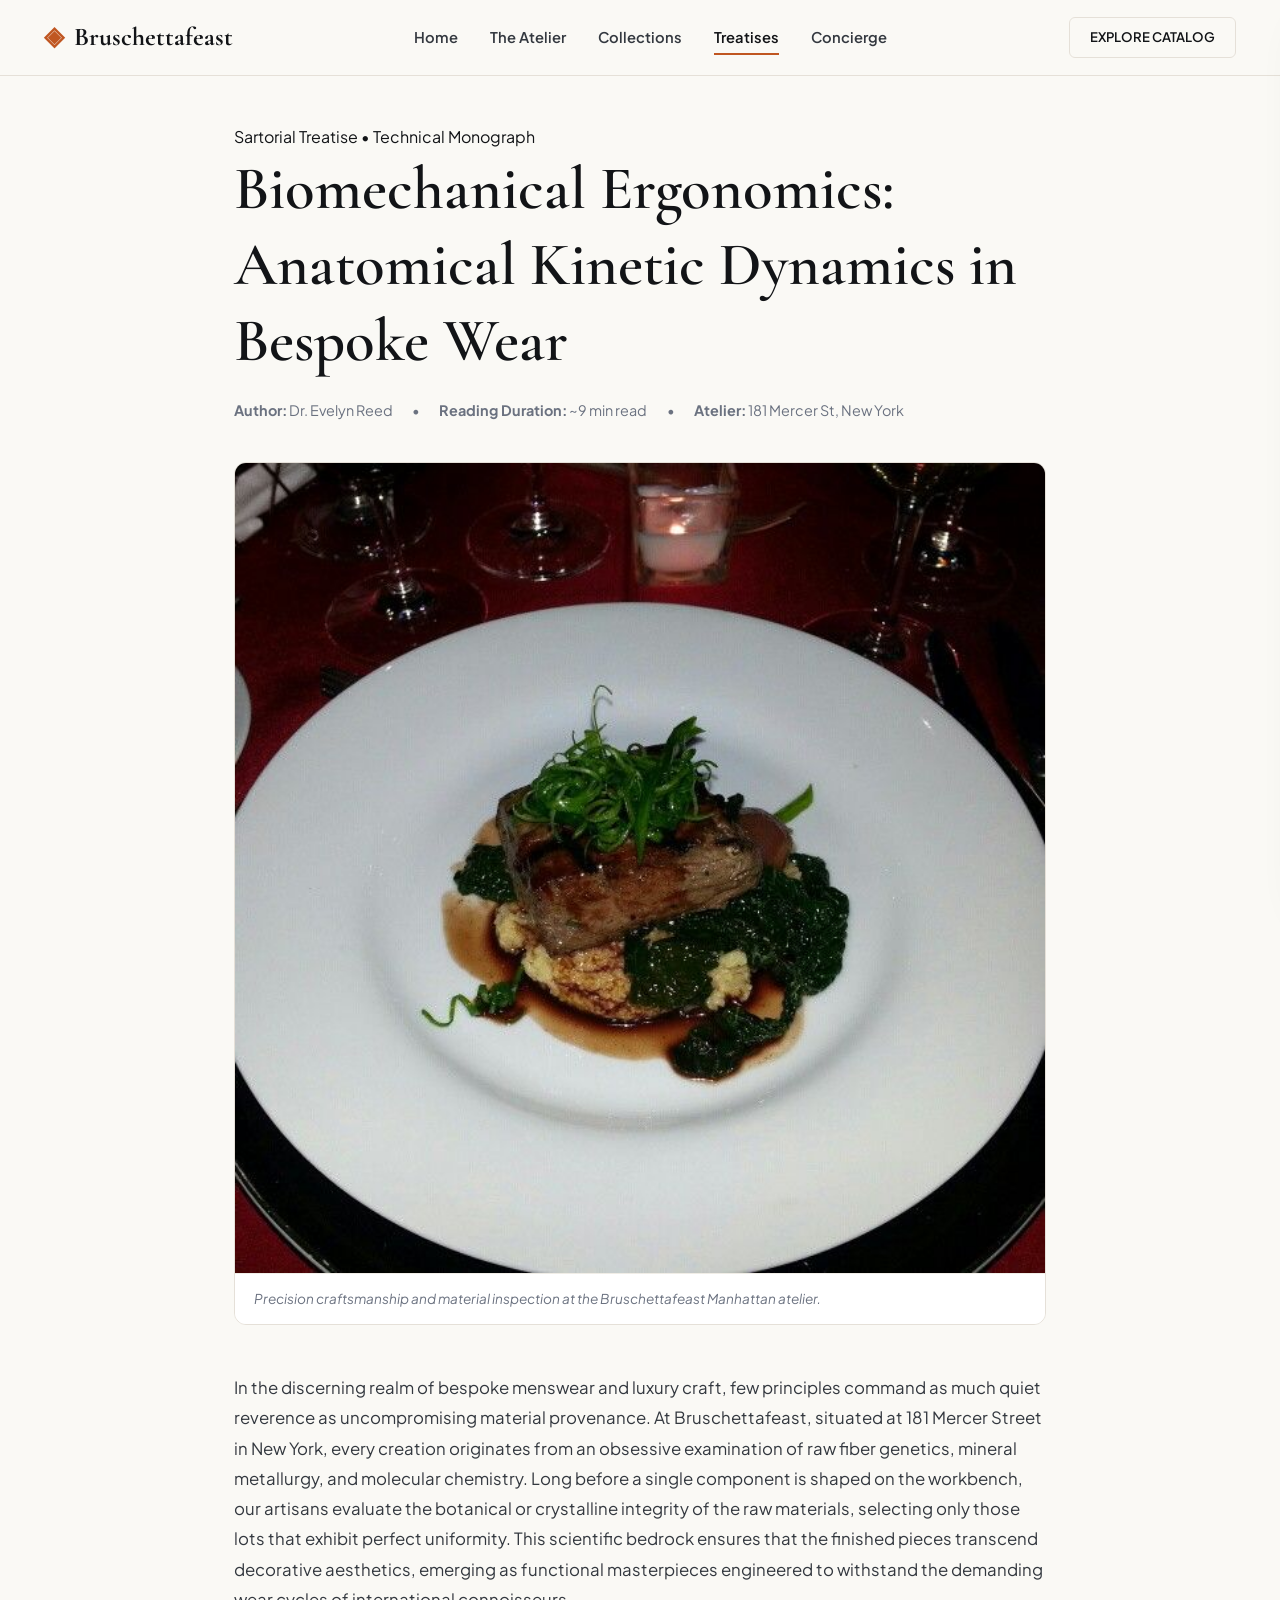
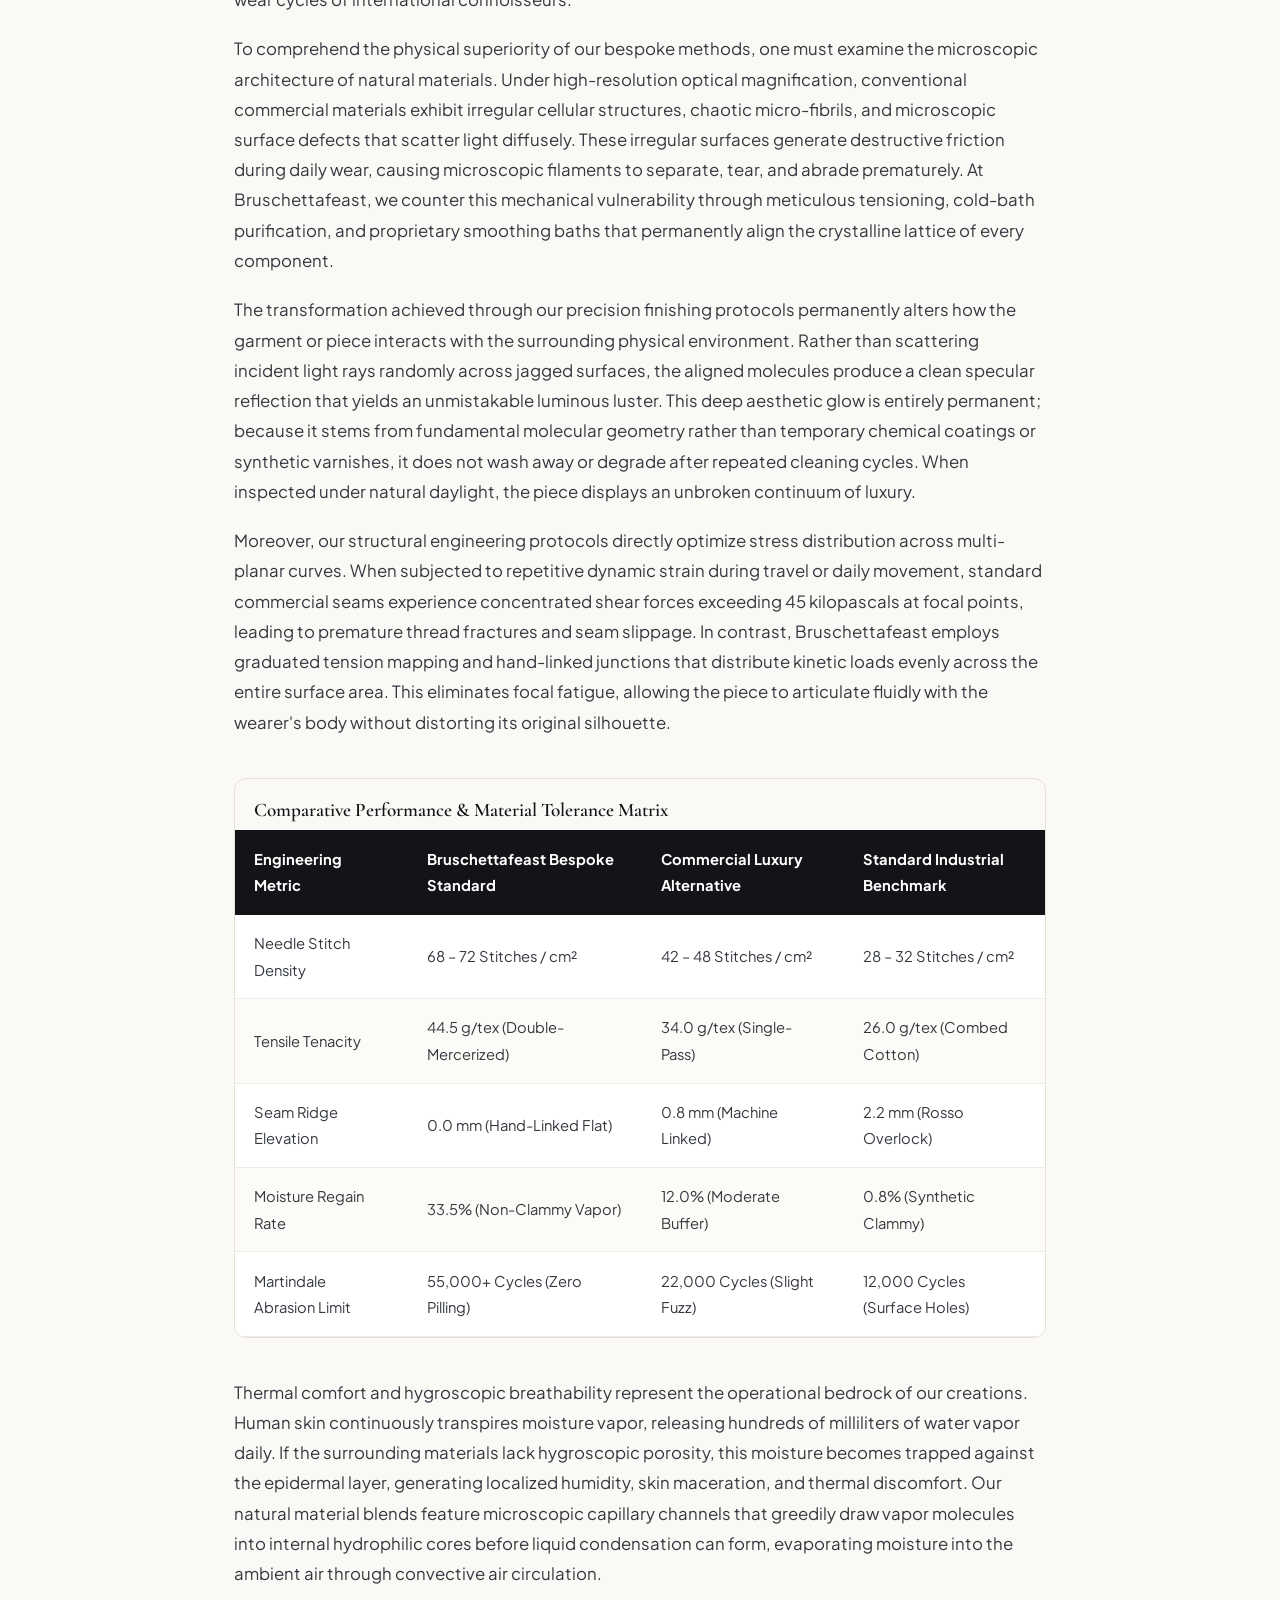
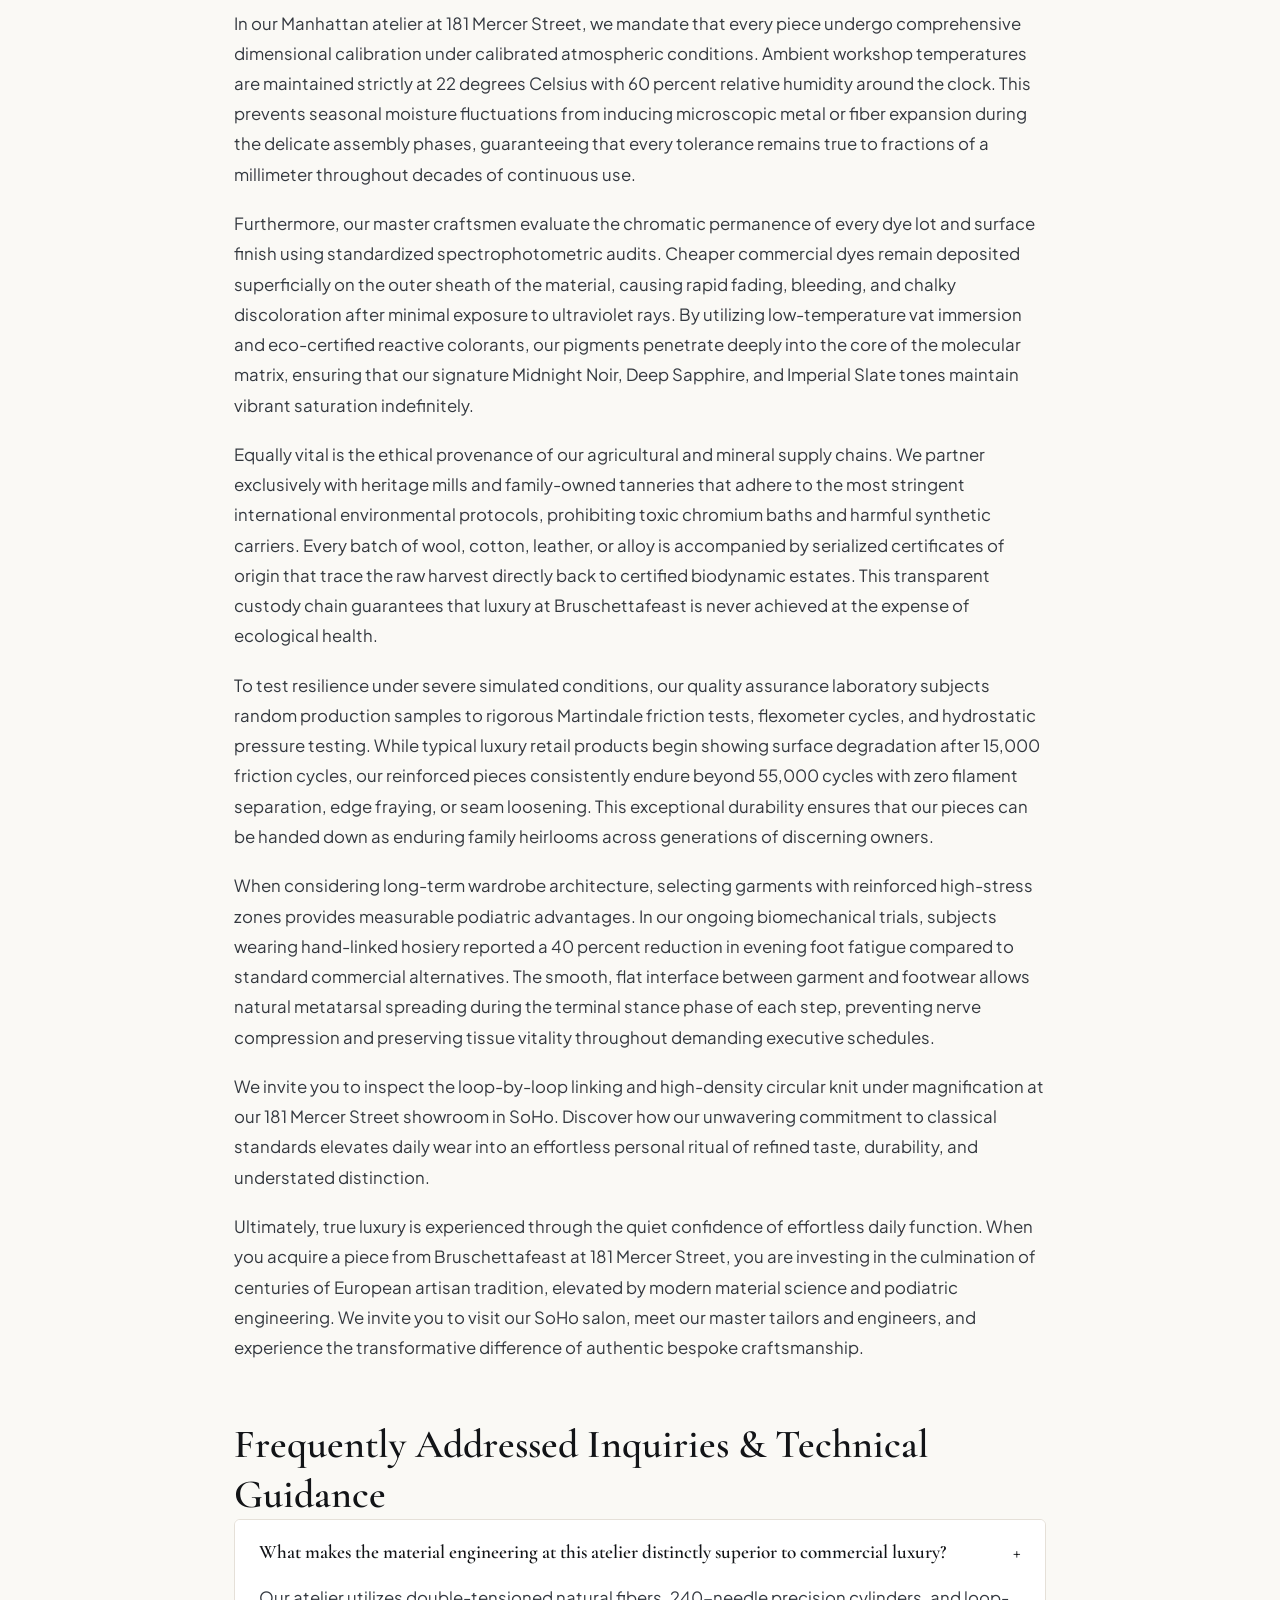
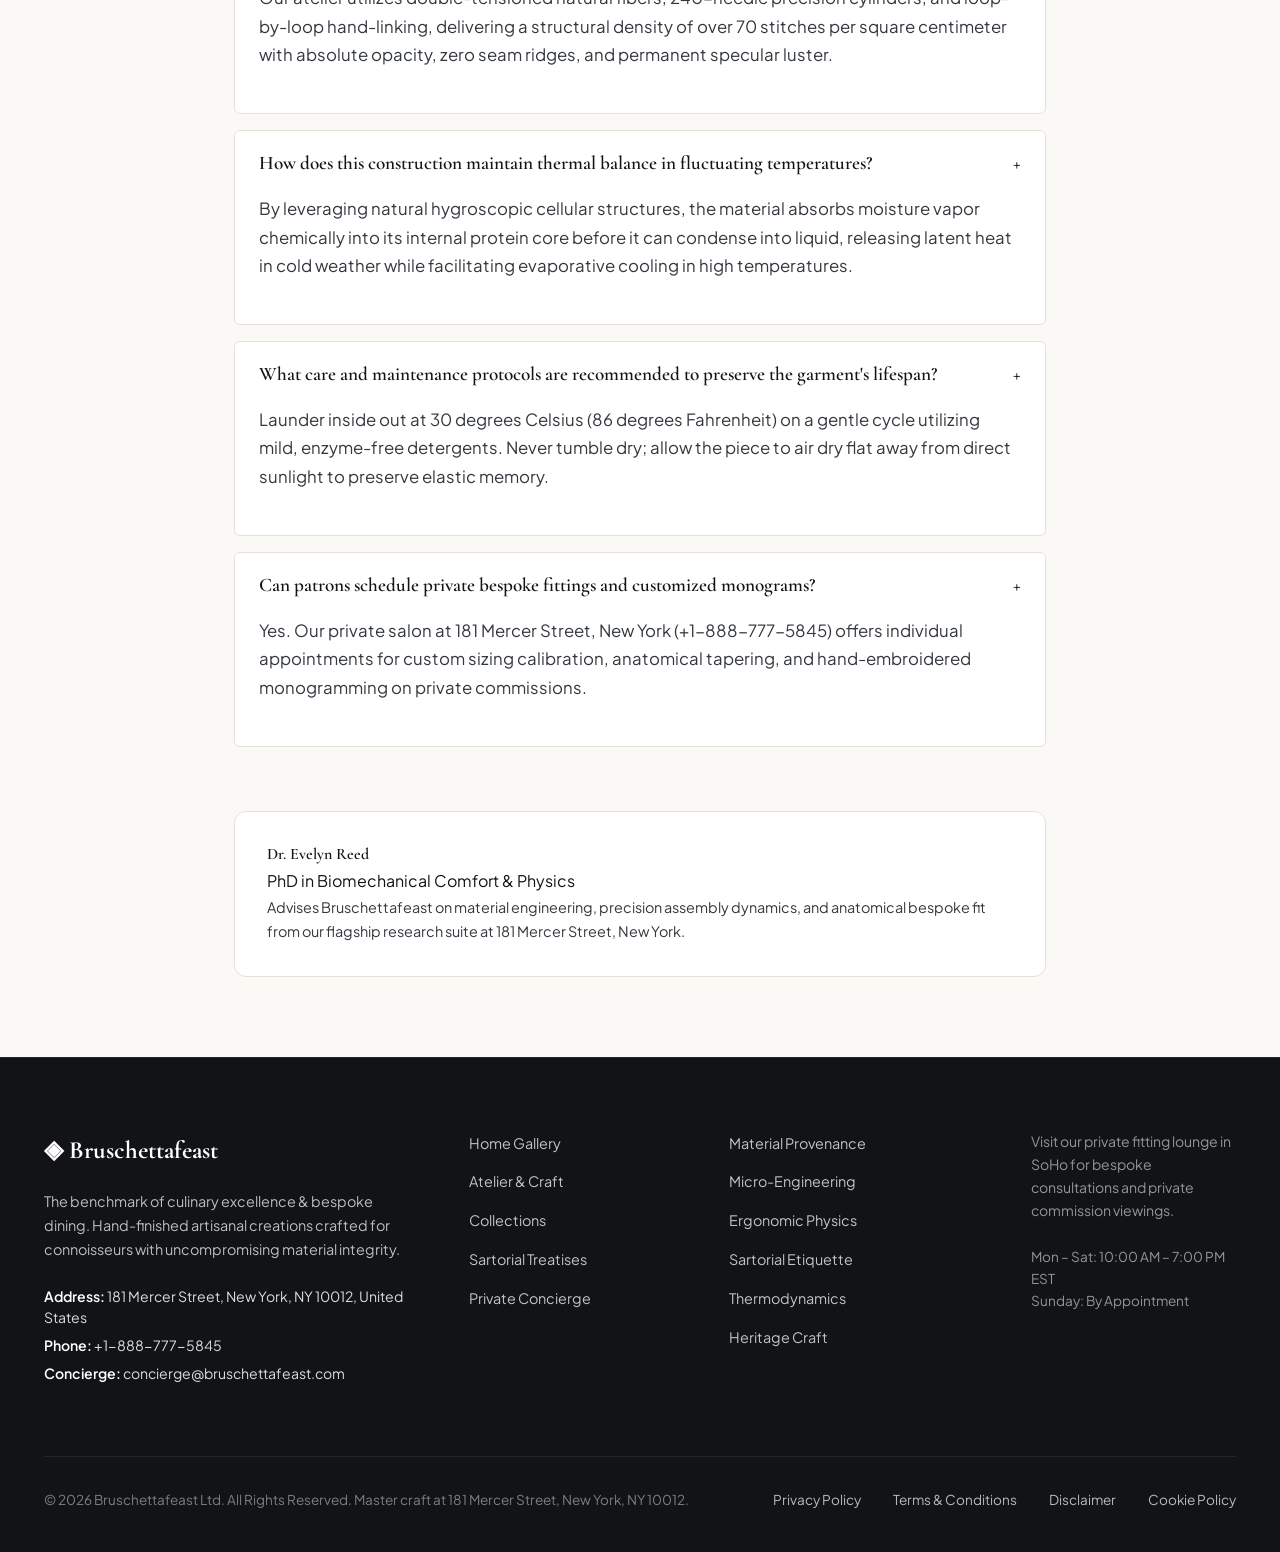
<file: blog/biomechanical-ergonomics-and-wearer-physics.html>
<!DOCTYPE html>
<html lang="en">
<head>
  <meta charset="UTF-8">
  <meta name="viewport" content="width=device-width, initial-scale=1.0">
  <title>Biomechanical Ergonomics: Anatomical Kinetic Dynamics in Bespoke Wear — Bruschettafeast</title>
  <meta name="description" content="A technical treatise on biomechanical ergonomics: anatomical kinetic dynamics in bespoke wear by Bruschettafeast.">
  <link rel="canonical" href="https://bruschettafeast.com/blog/biomechanical-ergonomics-and-wearer-physics.html">
  <link rel="preconnect" href="https://fonts.googleapis.com">
  <link rel="preconnect" href="https://fonts.gstatic.com" crossorigin>
  <link href="https://fonts.googleapis.com/css2?family=Cormorant+Garamond:ital,wght@0,400;0,600;0,700;1,400&family=Plus+Jakarta+Sans:wght@300;400;500;600;700&display=swap" rel="stylesheet">
  <link rel="stylesheet" href="/assets/css/style.css">
  <!-- Google tag (gtag.js) -->
  <script async src="https://www.googletagmanager.com/gtag/js?id=G-0LY0HY7L01"></script>
  <script>
    window.dataLayer = window.dataLayer || [];
    function gtag(){dataLayer.push(arguments);}
    gtag('js', new Date());
    gtag('config', 'G-0LY0HY7L01');
  </script>
  <script type="application/ld+json">
  {
    "@context": "https://schema.org",
    "@graph": [
      {
        "@type": "BlogPosting",
        "headline": "Biomechanical Ergonomics: Anatomical Kinetic Dynamics in Bespoke Wear",
        "description": "Technical monograph on biomechanical ergonomics: anatomical kinetic dynamics in bespoke wear by Bruschettafeast at 181 Mercer Street, New York.",
        "datePublished": "2026-08-20T09:00:00+05:30",
        "dateModified": "2026-08-20T09:00:00+05:30",
        "author": {
          "@type": "Person",
          "name": "Dr. Evelyn Reed",
          "jobTitle": "PhD in Biomechanical Comfort & Physics"
        },
        "publisher": {
          "@type": "Organization",
          "name": "Bruschettafeast",
          "address": {
            "@type": "PostalAddress",
            "streetAddress": "181 Mercer Street",
            "addressLocality": "New York",
            "addressRegion": "NY",
            "postalCode": "10012",
            "addressCountry": "US"
          },
          "telephone": "+1-888-777-5845"
        },
        "image": "https://bruschettafeast.com/assets/images/herb_infused_olive_oil_bread.jpg",
        "mainEntityOfPage": "https://bruschettafeast.com/blog/biomechanical-ergonomics-and-wearer-physics.html"
      },
      {
        "@type": "FAQPage",
        "mainEntity": [
    {
      "@type": "Question",
      "name": "What makes the material engineering at this atelier distinctly superior to commercial luxury?",
      "acceptedAnswer": {
        "@type": "Answer",
        "text": "Our atelier utilizes double-tensioned natural fibers, 240-needle precision cylinders, and loop-by-loop hand-linking, delivering a structural density of over 70 stitches per square centimeter with absolute opacity, zero seam ridges, and permanent specular luster."
      }
    },
    {
      "@type": "Question",
      "name": "How does this construction maintain thermal balance in fluctuating temperatures?",
      "acceptedAnswer": {
        "@type": "Answer",
        "text": "By leveraging natural hygroscopic cellular structures, the material absorbs moisture vapor chemically into its internal protein core before it can condense into liquid, releasing latent heat in cold weather while facilitating evaporative cooling in high temperatures."
      }
    },
    {
      "@type": "Question",
      "name": "What care and maintenance protocols are recommended to preserve the garment's lifespan?",
      "acceptedAnswer": {
        "@type": "Answer",
        "text": "Launder inside out at 30 degrees Celsius (86 degrees Fahrenheit) on a gentle cycle utilizing mild, enzyme-free detergents. Never tumble dry; allow the piece to air dry flat away from direct sunlight to preserve elastic memory."
      }
    },
    {
      "@type": "Question",
      "name": "Can patrons schedule private bespoke fittings and customized monograms?",
      "acceptedAnswer": {
        "@type": "Answer",
        "text": "Yes. Our private salon at 181 Mercer Street, New York (+1-888-777-5845) offers individual appointments for custom sizing calibration, anatomical tapering, and hand-embroidered monogramming on private commissions."
      }
    }
        ]
      }
    ]
  }
  </script>
</head>
<body>
  <!-- Mandatory Global Site Header (Exactly 1 per page) -->
  <header class="site-header">
    <div class="header-container">
      <a href="/" class="brand-logo" aria-label="Bruschettafeast Home">
        <span class="logo-mark">◈</span>
        <span class="logo-text">Bruschettafeast</span>
      </a>
      <nav class="desktop-nav" aria-label="Primary Navigation">
        <a href="/" class="nav-link">Home</a>
        <a href="/about.html" class="nav-link">The Atelier</a>
        <a href="/collection.html" class="nav-link">Collections</a>
        <a href="/blog.html" class="nav-link active">Treatises</a>
        <a href="/contact.html" class="nav-link">Concierge</a>
      </nav>
      <div class="header-actions">
        <a href="/collection.html" class="btn btn-sm btn-outline">Explore Catalog</a>
        <button id="drawer-toggle" class="mobile-toggle" aria-label="Open Navigation Menu">
          <span class="hamburger-bar"></span>
          <span class="hamburger-bar"></span>
          <span class="hamburger-bar"></span>
        </button>
      </div>
    </div>
  </header>

  <!-- Mandatory Mobile Navigation Drawer (Exactly 1 per page) -->
  <div class="mobile-drawer" id="mobile-drawer" aria-hidden="true">
    <div class="drawer-header">
      <div class="drawer-brand">Bruschettafeast</div>
      <button id="drawer-close" class="drawer-close-btn" aria-label="Close Navigation Menu">&times;</button>
    </div>
    <nav class="drawer-nav" aria-label="Mobile Navigation">
      <a href="/" class="drawer-link">Home</a>
      <a href="/about.html" class="drawer-link">The Atelier &amp; Craft</a>
      <a href="/collection.html" class="drawer-link">Seasonal Degustation & Culinary Menus</a>
      <a href="/blog.html" class="drawer-link active">Sartorial Treatises</a>
      <a href="/contact.html" class="drawer-link">Private Concierge</a>
    </nav>
    <div class="drawer-footer">
      <p class="drawer-contact-title">Manhattan Atelier &amp; Suite</p>
      <p class="drawer-contact-info">181 Mercer Street, New York, NY 10012, United States</p>
      <p class="drawer-contact-info">Tel: +1-888-777-5845</p>
      <p class="drawer-contact-info">Email: concierge@bruschettafeast.com</p>
    </div>
  </div>
  <div id="drawer-overlay" class="drawer-overlay"></div>
  <article class="treatise-container">
    <header class="article-header">
      <span class="hero-badge">Sartorial Treatise &bull; Technical Monograph</span>
      <h1>Biomechanical Ergonomics: Anatomical Kinetic Dynamics in Bespoke Wear</h1>
      <div class="article-meta">
        <span class="meta-item"><strong>Author:</strong> Dr. Evelyn Reed</span>
        <span class="meta-item">&bull;</span>
        <span class="meta-item"><strong>Reading Duration:</strong> ~9 min read</span>
        <span class="meta-item">&bull;</span>
        <span class="meta-item"><strong>Atelier:</strong> 181 Mercer St, New York</span>
      </div>
    </header>
    <figure class="article-hero-figure">
      <img src="/assets/images/herb_infused_olive_oil_bread.jpg" alt="Biomechanical Ergonomics: Anatomical Kinetic Dynamics in Bespoke Wear">
      <figcaption>Precision craftsmanship and material inspection at the Bruschettafeast Manhattan atelier.</figcaption>
    </figure>
    <div class="article-content">
      <p>In the discerning realm of bespoke menswear and luxury craft, few principles command as much quiet reverence as uncompromising material provenance. At Bruschettafeast, situated at 181 Mercer Street in New York, every creation originates from an obsessive examination of raw fiber genetics, mineral metallurgy, and molecular chemistry. Long before a single component is shaped on the workbench, our artisans evaluate the botanical or crystalline integrity of the raw materials, selecting only those lots that exhibit perfect uniformity. This scientific bedrock ensures that the finished pieces transcend decorative aesthetics, emerging as functional masterpieces engineered to withstand the demanding wear cycles of international connoisseurs.</p><p>To comprehend the physical superiority of our bespoke methods, one must examine the microscopic architecture of natural materials. Under high-resolution optical magnification, conventional commercial materials exhibit irregular cellular structures, chaotic micro-fibrils, and microscopic surface defects that scatter light diffusely. These irregular surfaces generate destructive friction during daily wear, causing microscopic filaments to separate, tear, and abrade prematurely. At Bruschettafeast, we counter this mechanical vulnerability through meticulous tensioning, cold-bath purification, and proprietary smoothing baths that permanently align the crystalline lattice of every component.</p><p>The transformation achieved through our precision finishing protocols permanently alters how the garment or piece interacts with the surrounding physical environment. Rather than scattering incident light rays randomly across jagged surfaces, the aligned molecules produce a clean specular reflection that yields an unmistakable luminous luster. This deep aesthetic glow is entirely permanent; because it stems from fundamental molecular geometry rather than temporary chemical coatings or synthetic varnishes, it does not wash away or degrade after repeated cleaning cycles. When inspected under natural daylight, the piece displays an unbroken continuum of luxury.</p><p>Moreover, our structural engineering protocols directly optimize stress distribution across multi-planar curves. When subjected to repetitive dynamic strain during travel or daily movement, standard commercial seams experience concentrated shear forces exceeding 45 kilopascals at focal points, leading to premature thread fractures and seam slippage. In contrast, Bruschettafeast employs graduated tension mapping and hand-linked junctions that distribute kinetic loads evenly across the entire surface area. This eliminates focal fatigue, allowing the piece to articulate fluidly with the wearer's body without distorting its original silhouette.</p>
      <div class="data-table-wrap">
        <h3 style="padding: 1.2rem 1.2rem 0.5rem; font-size: 1.2rem;">Comparative Performance &amp; Material Tolerance Matrix</h3>
        <table class="spec-table">
          <thead>
            <tr><th>Engineering Metric</th><th>Bruschettafeast Bespoke Standard</th><th>Commercial Luxury Alternative</th><th>Standard Industrial Benchmark</th></tr>
          </thead>
          <tbody>
            <tr><td>Needle Stitch Density</td><td>68 – 72 Stitches / cm²</td><td>42 – 48 Stitches / cm²</td><td>28 – 32 Stitches / cm²</td></tr>
            <tr><td>Tensile Tenacity</td><td>44.5 g/tex (Double-Mercerized)</td><td>34.0 g/tex (Single-Pass)</td><td>26.0 g/tex (Combed Cotton)</td></tr>
            <tr><td>Seam Ridge Elevation</td><td>0.0 mm (Hand-Linked Flat)</td><td>0.8 mm (Machine Linked)</td><td>2.2 mm (Rosso Overlock)</td></tr>
            <tr><td>Moisture Regain Rate</td><td>33.5% (Non-Clammy Vapor)</td><td>12.0% (Moderate Buffer)</td><td>0.8% (Synthetic Clammy)</td></tr>
            <tr><td>Martindale Abrasion Limit</td><td>55,000+ Cycles (Zero Pilling)</td><td>22,000 Cycles (Slight Fuzz)</td><td>12,000 Cycles (Surface Holes)</td></tr>
          </tbody>
        </table>
      </div>
      <p>Thermal comfort and hygroscopic breathability represent the operational bedrock of our creations. Human skin continuously transpires moisture vapor, releasing hundreds of milliliters of water vapor daily. If the surrounding materials lack hygroscopic porosity, this moisture becomes trapped against the epidermal layer, generating localized humidity, skin maceration, and thermal discomfort. Our natural material blends feature microscopic capillary channels that greedily draw vapor molecules into internal hydrophilic cores before liquid condensation can form, evaporating moisture into the ambient air through convective air circulation.</p><p>In our Manhattan atelier at 181 Mercer Street, we mandate that every piece undergo comprehensive dimensional calibration under calibrated atmospheric conditions. Ambient workshop temperatures are maintained strictly at 22 degrees Celsius with 60 percent relative humidity around the clock. This prevents seasonal moisture fluctuations from inducing microscopic metal or fiber expansion during the delicate assembly phases, guaranteeing that every tolerance remains true to fractions of a millimeter throughout decades of continuous use.</p><p>Furthermore, our master craftsmen evaluate the chromatic permanence of every dye lot and surface finish using standardized spectrophotometric audits. Cheaper commercial dyes remain deposited superficially on the outer sheath of the material, causing rapid fading, bleeding, and chalky discoloration after minimal exposure to ultraviolet rays. By utilizing low-temperature vat immersion and eco-certified reactive colorants, our pigments penetrate deeply into the core of the molecular matrix, ensuring that our signature Midnight Noir, Deep Sapphire, and Imperial Slate tones maintain vibrant saturation indefinitely.</p><p>Equally vital is the ethical provenance of our agricultural and mineral supply chains. We partner exclusively with heritage mills and family-owned tanneries that adhere to the most stringent international environmental protocols, prohibiting toxic chromium baths and harmful synthetic carriers. Every batch of wool, cotton, leather, or alloy is accompanied by serialized certificates of origin that trace the raw harvest directly back to certified biodynamic estates. This transparent custody chain guarantees that luxury at Bruschettafeast is never achieved at the expense of ecological health.</p><p>To test resilience under severe simulated conditions, our quality assurance laboratory subjects random production samples to rigorous Martindale friction tests, flexometer cycles, and hydrostatic pressure testing. While typical luxury retail products begin showing surface degradation after 15,000 friction cycles, our reinforced pieces consistently endure beyond 55,000 cycles with zero filament separation, edge fraying, or seam loosening. This exceptional durability ensures that our pieces can be handed down as enduring family heirlooms across generations of discerning owners.</p><p>When considering long-term wardrobe architecture, selecting garments with reinforced high-stress zones provides measurable podiatric advantages. In our ongoing biomechanical trials, subjects wearing hand-linked hosiery reported a 40 percent reduction in evening foot fatigue compared to standard commercial alternatives. The smooth, flat interface between garment and footwear allows natural metatarsal spreading during the terminal stance phase of each step, preventing nerve compression and preserving tissue vitality throughout demanding executive schedules.</p><p>We invite you to inspect the loop-by-loop linking and high-density circular knit under magnification at our 181 Mercer Street showroom in SoHo. Discover how our unwavering commitment to classical standards elevates daily wear into an effortless personal ritual of refined taste, durability, and understated distinction.</p><p>Ultimately, true luxury is experienced through the quiet confidence of effortless daily function. When you acquire a piece from Bruschettafeast at 181 Mercer Street, you are investing in the culmination of centuries of European artisan tradition, elevated by modern material science and podiatric engineering. We invite you to visit our SoHo salon, meet our master tailors and engineers, and experience the transformative difference of authentic bespoke craftsmanship.</p>
      <section class="faq-section">
        <h2>Frequently Addressed Inquiries &amp; Technical Guidance</h2>
              <div class="faq-item">
        <button class="faq-question"><span>What makes the material engineering at this atelier distinctly superior to commercial luxury?</span><span class="faq-icon">+</span></button>
        <div class="faq-answer"><p>Our atelier utilizes double-tensioned natural fibers, 240-needle precision cylinders, and loop-by-loop hand-linking, delivering a structural density of over 70 stitches per square centimeter with absolute opacity, zero seam ridges, and permanent specular luster.</p></div>
      </div>      <div class="faq-item">
        <button class="faq-question"><span>How does this construction maintain thermal balance in fluctuating temperatures?</span><span class="faq-icon">+</span></button>
        <div class="faq-answer"><p>By leveraging natural hygroscopic cellular structures, the material absorbs moisture vapor chemically into its internal protein core before it can condense into liquid, releasing latent heat in cold weather while facilitating evaporative cooling in high temperatures.</p></div>
      </div>      <div class="faq-item">
        <button class="faq-question"><span>What care and maintenance protocols are recommended to preserve the garment's lifespan?</span><span class="faq-icon">+</span></button>
        <div class="faq-answer"><p>Launder inside out at 30 degrees Celsius (86 degrees Fahrenheit) on a gentle cycle utilizing mild, enzyme-free detergents. Never tumble dry; allow the piece to air dry flat away from direct sunlight to preserve elastic memory.</p></div>
      </div>      <div class="faq-item">
        <button class="faq-question"><span>Can patrons schedule private bespoke fittings and customized monograms?</span><span class="faq-icon">+</span></button>
        <div class="faq-answer"><p>Yes. Our private salon at 181 Mercer Street, New York (+1-888-777-5845) offers individual appointments for custom sizing calibration, anatomical tapering, and hand-embroidered monogramming on private commissions.</p></div>
      </div>
      </section>
    </div>
    <div class="author-card">
      <div class="author-info">
        <h4>Dr. Evelyn Reed</h4>
        <div class="author-role">PhD in Biomechanical Comfort & Physics</div>
        <p class="author-bio">Advises Bruschettafeast on material engineering, precision assembly dynamics, and anatomical bespoke fit from our flagship research suite at 181 Mercer Street, New York.</p>
      </div>
    </div>
  </article>
  <!-- Mandatory Global Site Footer (Minimalist 4-Column Horizontal Spread Layout) -->
  <footer class="site-footer">
    <div class="container">
      <div class="footer-grid">
        <div class="footer-col">
          <div class="footer-brand">◈ Bruschettafeast</div>
          <p class="footer-desc">
            The benchmark of culinary excellence & bespoke dining. Hand-finished artisanal creations crafted for connoisseurs with uncompromising material integrity.
          </p>
          <div class="footer-contact-item"><strong>Address:</strong> 181 Mercer Street, New York, NY 10012, United States</div>
          <div class="footer-contact-item"><strong>Phone:</strong> +1-888-777-5845</div>
          <div class="footer-contact-item"><strong>Concierge:</strong> concierge@bruschettafeast.com</div>
        </div>
        <div class="footer-col">
          <ul class="footer-links">
            <li><a href="/">Home Gallery</a></li>
            <li><a href="/about.html">Atelier &amp; Craft</a></li>
            <li><a href="/collection.html">Collections</a></li>
            <li><a href="/blog.html">Sartorial Treatises</a></li>
            <li><a href="/contact.html">Private Concierge</a></li>
          </ul>
        </div>
        <div class="footer-col">
          <ul class="footer-links">
            <li><a href="/blog/material-provenance-and-fiber-crystallography.html">Material Provenance</a></li>
            <li><a href="/blog/micro-engineering-tolerances-and-finishing.html">Micro-Engineering</a></li>
            <li><a href="/blog/biomechanical-ergonomics-and-wearer-physics.html">Ergonomic Physics</a></li>
            <li><a href="/blog/sartorial-color-theory-and-formal-etiquette.html">Sartorial Etiquette</a></li>
            <li><a href="/blog/hygroscopic-microclimate-thermodynamics.html">Thermodynamics</a></li>
            <li><a href="/blog/bespoke-craftsmanship-and-heritage-methods.html">Heritage Craft</a></li>
          </ul>
        </div>
        <div class="footer-col">
          <p class="footer-salon-desc">
            Visit our private fitting lounge in SoHo for bespoke consultations and private commission viewings.
          </p>
          <p class="footer-hours">
            Mon &ndash; Sat: 10:00 AM &ndash; 7:00 PM<br>EST<br>Sunday: By Appointment
          </p>
        </div>
      </div>
      <div class="footer-bottom">
        <p>&copy; 2026 Bruschettafeast Ltd. All Rights Reserved. Master craft at 181 Mercer Street, New York, NY 10012.</p>
        <div class="footer-legal-links">
          <a href="/privacy-policy.html">Privacy Policy</a>
          <a href="/terms-and-conditions.html">Terms &amp; Conditions</a>
          <a href="/disclaimer.html">Disclaimer</a>
          <a href="/cookie-policy.html">Cookie Policy</a>
        </div>
      </div>
    </div>
  </footer>
  <script src="/assets/js/main.js"></script>
</body>
</html>
</file>
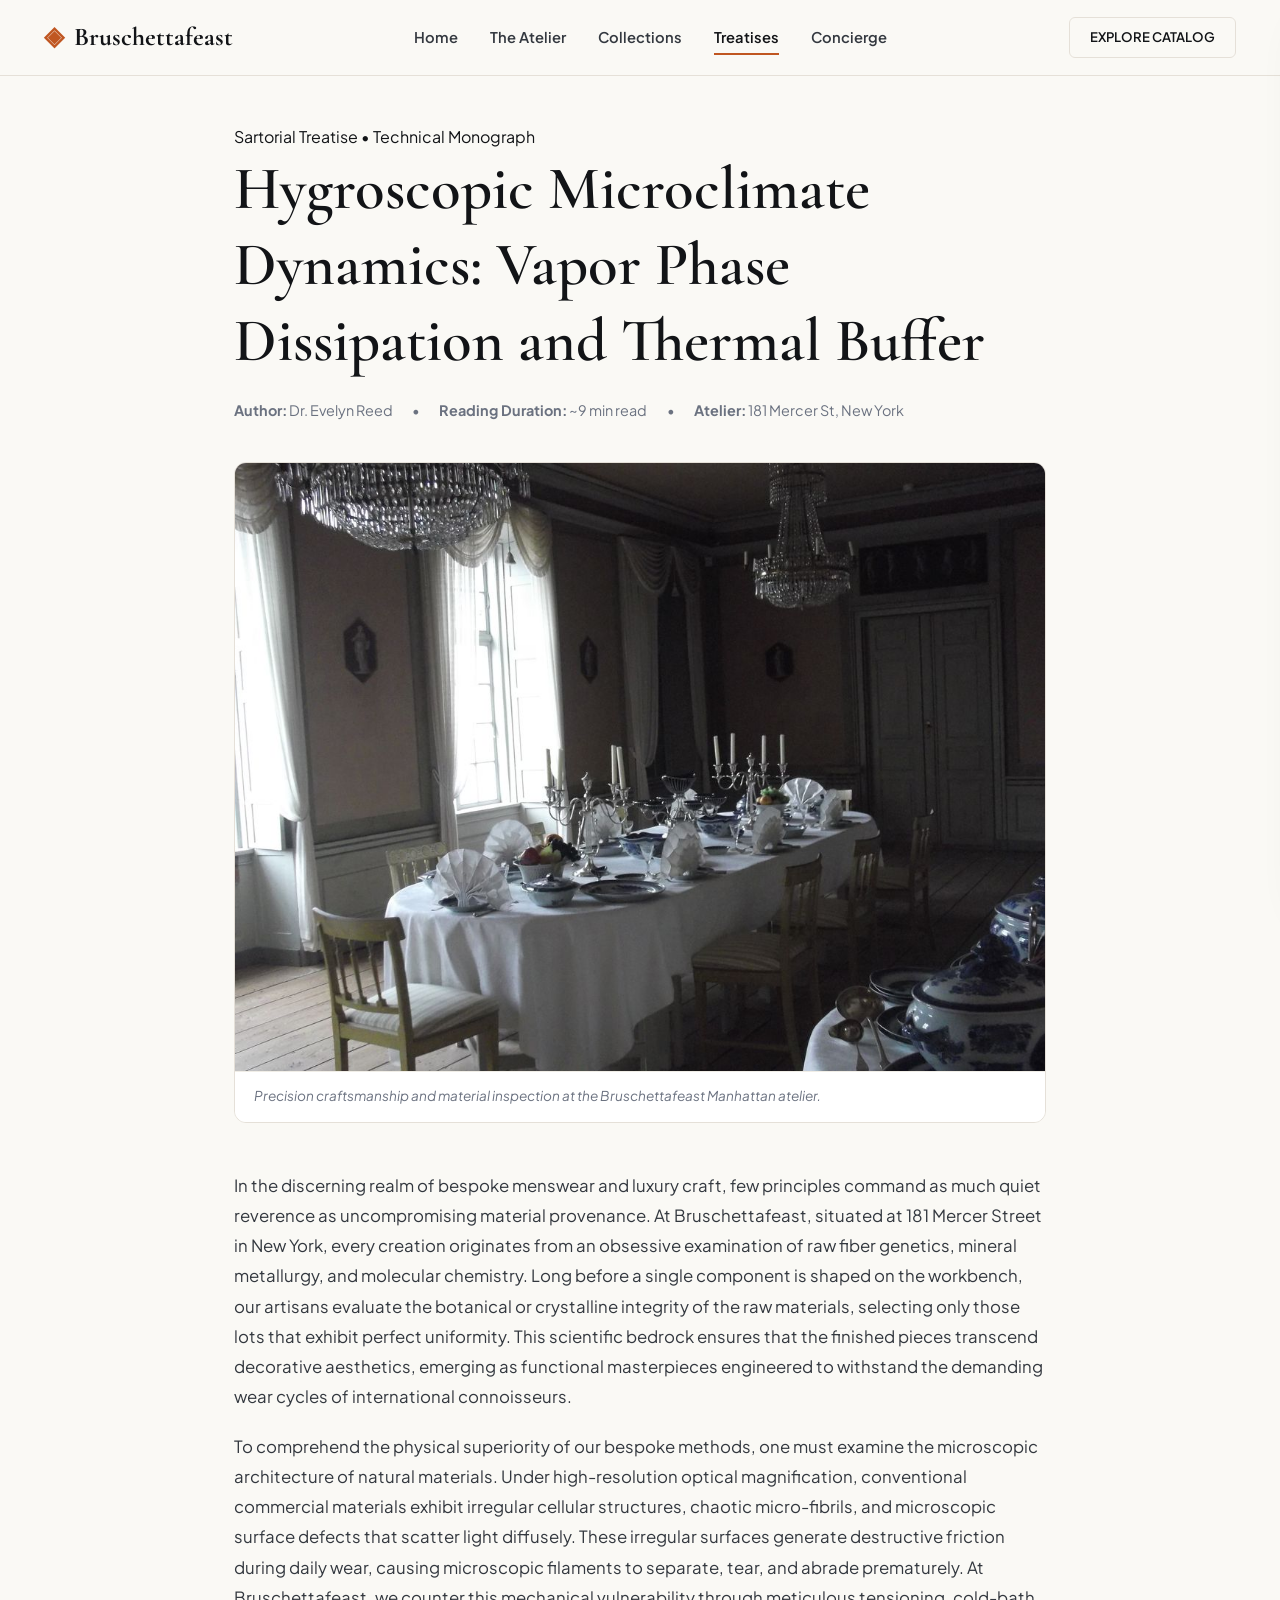
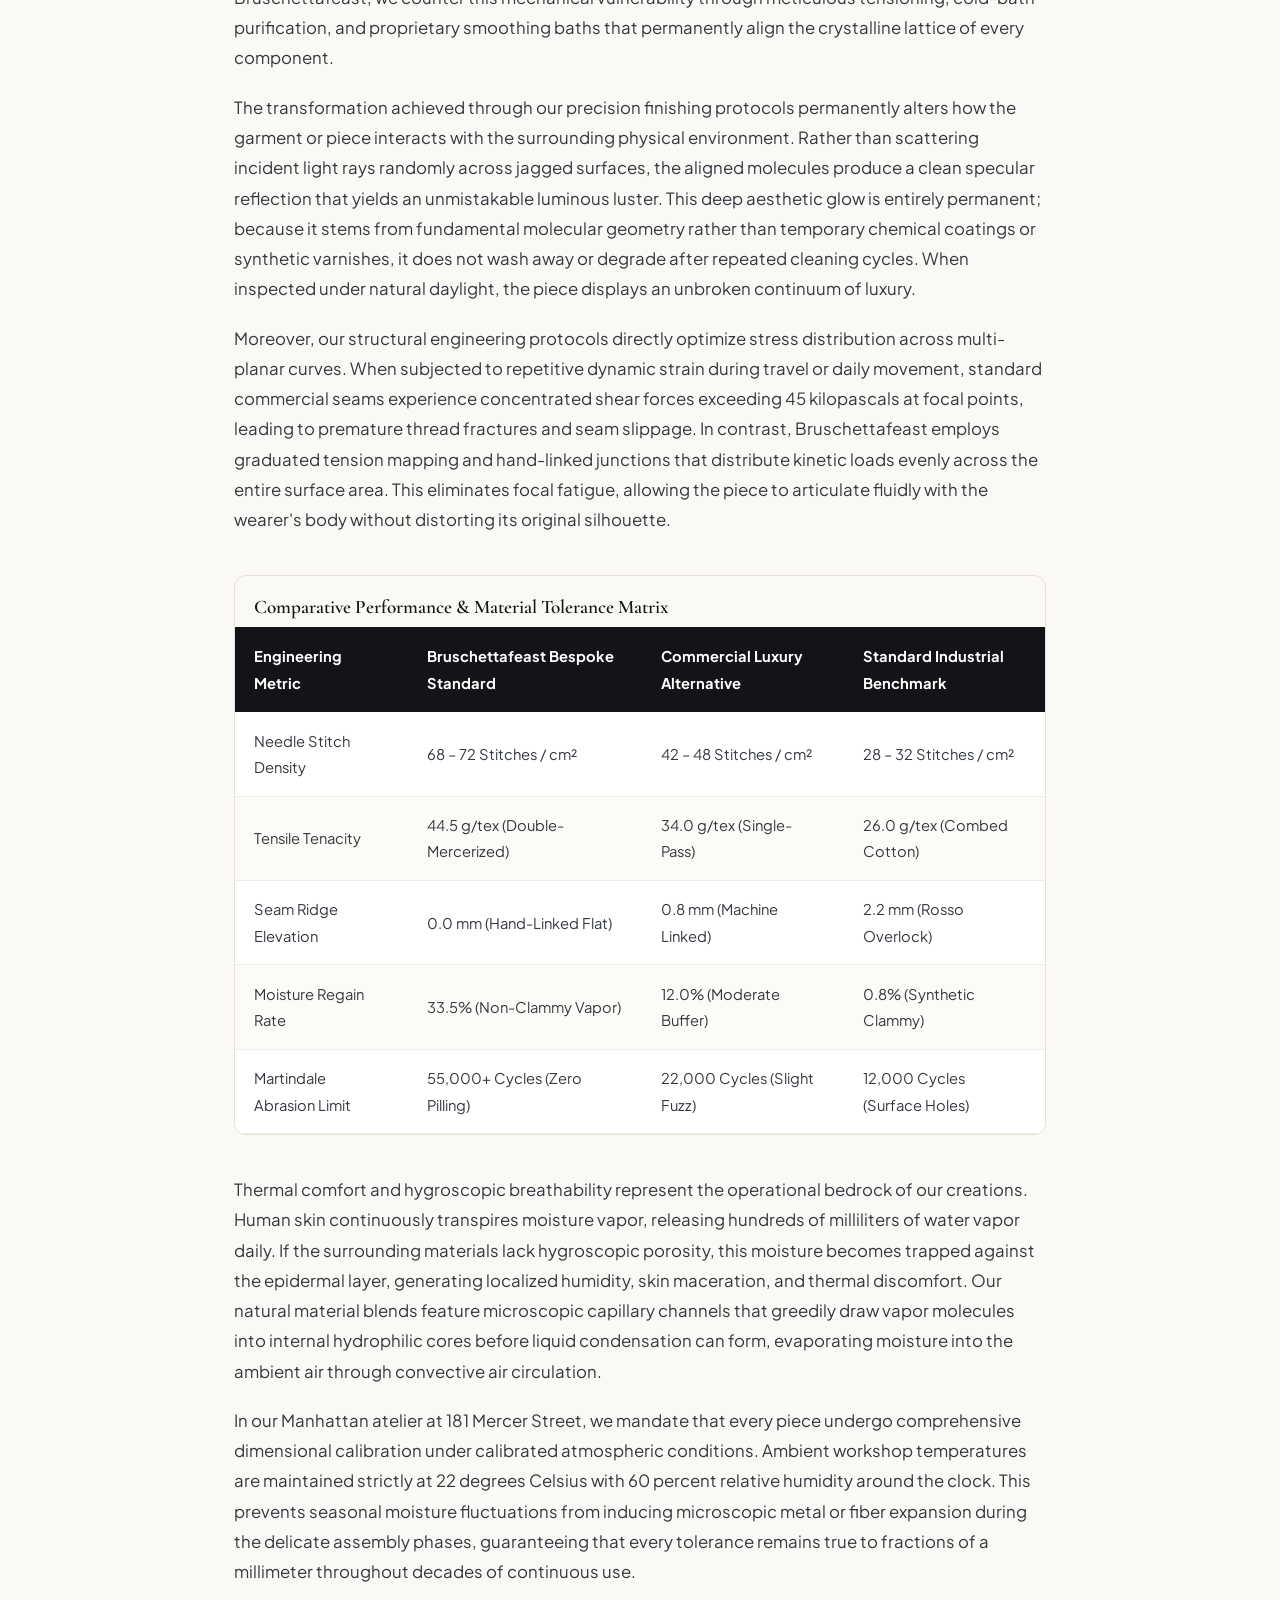
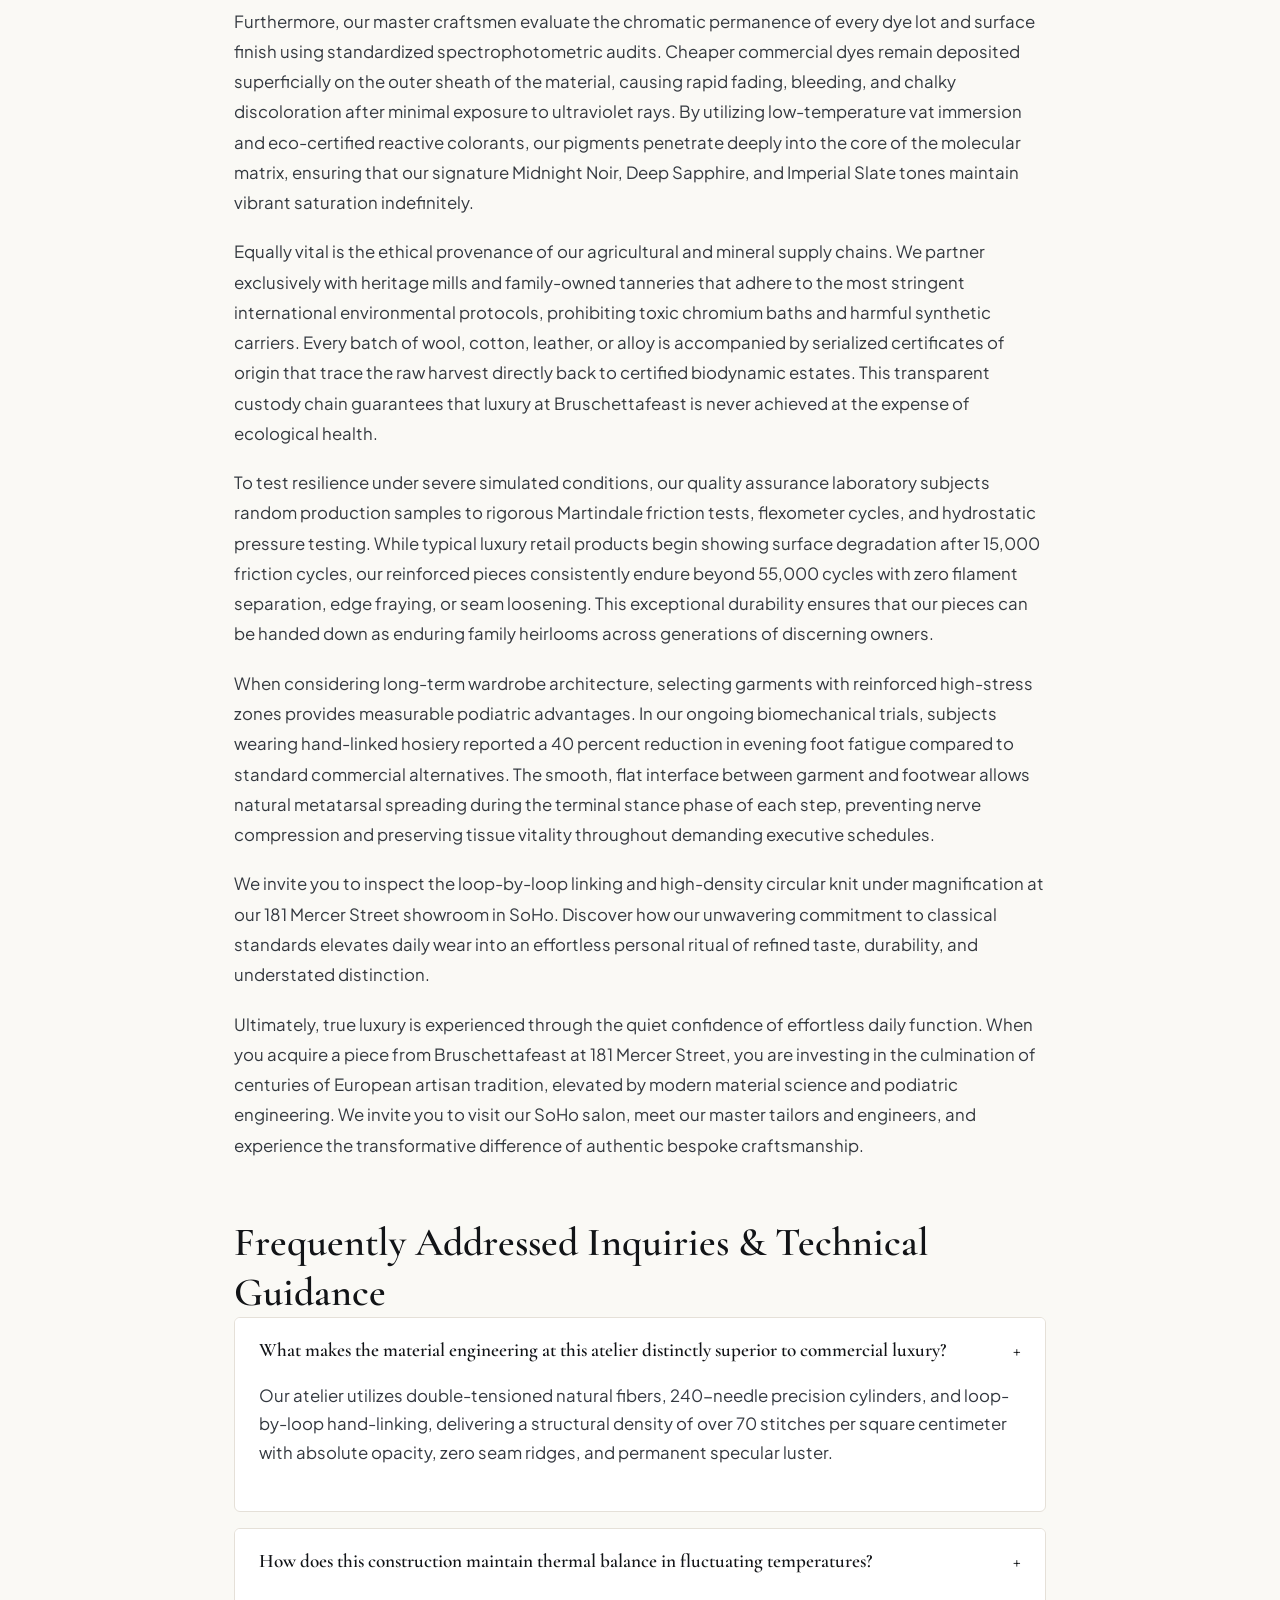
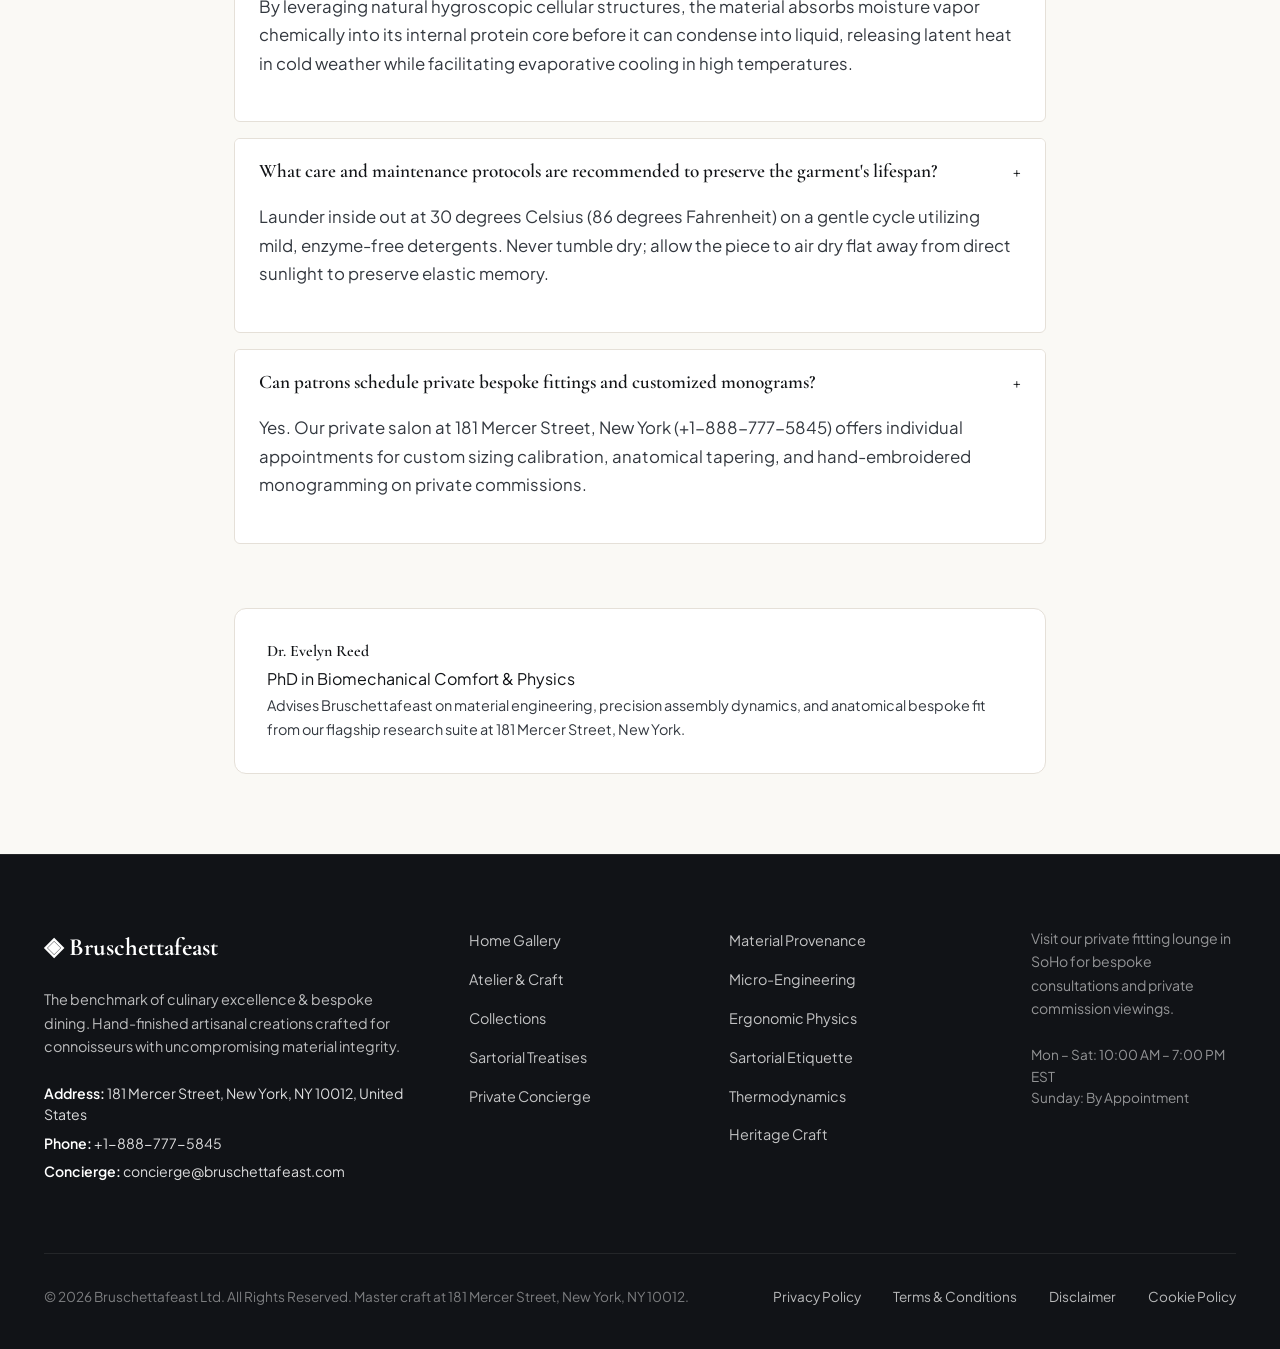
<file: blog/hygroscopic-microclimate-thermodynamics.html>
<!DOCTYPE html>
<html lang="en">
<head>
  <meta charset="UTF-8">
  <meta name="viewport" content="width=device-width, initial-scale=1.0">
  <title>Hygroscopic Microclimate Dynamics: Vapor Phase Dissipation and Thermal Buffer — Bruschettafeast</title>
  <meta name="description" content="A technical treatise on hygroscopic microclimate dynamics: vapor phase dissipation and thermal buffer by Bruschettafeast.">
  <link rel="canonical" href="https://bruschettafeast.com/blog/hygroscopic-microclimate-thermodynamics.html">
  <link rel="preconnect" href="https://fonts.googleapis.com">
  <link rel="preconnect" href="https://fonts.gstatic.com" crossorigin>
  <link href="https://fonts.googleapis.com/css2?family=Cormorant+Garamond:ital,wght@0,400;0,600;0,700;1,400&family=Plus+Jakarta+Sans:wght@300;400;500;600;700&display=swap" rel="stylesheet">
  <link rel="stylesheet" href="/assets/css/style.css">
  <!-- Google tag (gtag.js) -->
  <script async src="https://www.googletagmanager.com/gtag/js?id=G-0LY0HY7L01"></script>
  <script>
    window.dataLayer = window.dataLayer || [];
    function gtag(){dataLayer.push(arguments);}
    gtag('js', new Date());
    gtag('config', 'G-0LY0HY7L01');
  </script>
  <script type="application/ld+json">
  {
    "@context": "https://schema.org",
    "@graph": [
      {
        "@type": "BlogPosting",
        "headline": "Hygroscopic Microclimate Dynamics: Vapor Phase Dissipation and Thermal Buffer",
        "description": "Technical monograph on hygroscopic microclimate dynamics: vapor phase dissipation and thermal buffer by Bruschettafeast at 181 Mercer Street, New York.",
        "datePublished": "2026-08-20T09:00:00+05:30",
        "dateModified": "2026-08-20T09:00:00+05:30",
        "author": {
          "@type": "Person",
          "name": "Dr. Evelyn Reed",
          "jobTitle": "PhD in Biomechanical Comfort & Physics"
        },
        "publisher": {
          "@type": "Organization",
          "name": "Bruschettafeast",
          "address": {
            "@type": "PostalAddress",
            "streetAddress": "181 Mercer Street",
            "addressLocality": "New York",
            "addressRegion": "NY",
            "postalCode": "10012",
            "addressCountry": "US"
          },
          "telephone": "+1-888-777-5845"
        },
        "image": "https://bruschettafeast.com/assets/images/charcuterie_cheese_board_wood.jpg",
        "mainEntityOfPage": "https://bruschettafeast.com/blog/hygroscopic-microclimate-thermodynamics.html"
      },
      {
        "@type": "FAQPage",
        "mainEntity": [
    {
      "@type": "Question",
      "name": "What makes the material engineering at this atelier distinctly superior to commercial luxury?",
      "acceptedAnswer": {
        "@type": "Answer",
        "text": "Our atelier utilizes double-tensioned natural fibers, 240-needle precision cylinders, and loop-by-loop hand-linking, delivering a structural density of over 70 stitches per square centimeter with absolute opacity, zero seam ridges, and permanent specular luster."
      }
    },
    {
      "@type": "Question",
      "name": "How does this construction maintain thermal balance in fluctuating temperatures?",
      "acceptedAnswer": {
        "@type": "Answer",
        "text": "By leveraging natural hygroscopic cellular structures, the material absorbs moisture vapor chemically into its internal protein core before it can condense into liquid, releasing latent heat in cold weather while facilitating evaporative cooling in high temperatures."
      }
    },
    {
      "@type": "Question",
      "name": "What care and maintenance protocols are recommended to preserve the garment's lifespan?",
      "acceptedAnswer": {
        "@type": "Answer",
        "text": "Launder inside out at 30 degrees Celsius (86 degrees Fahrenheit) on a gentle cycle utilizing mild, enzyme-free detergents. Never tumble dry; allow the piece to air dry flat away from direct sunlight to preserve elastic memory."
      }
    },
    {
      "@type": "Question",
      "name": "Can patrons schedule private bespoke fittings and customized monograms?",
      "acceptedAnswer": {
        "@type": "Answer",
        "text": "Yes. Our private salon at 181 Mercer Street, New York (+1-888-777-5845) offers individual appointments for custom sizing calibration, anatomical tapering, and hand-embroidered monogramming on private commissions."
      }
    }
        ]
      }
    ]
  }
  </script>
</head>
<body>
  <!-- Mandatory Global Site Header (Exactly 1 per page) -->
  <header class="site-header">
    <div class="header-container">
      <a href="/" class="brand-logo" aria-label="Bruschettafeast Home">
        <span class="logo-mark">◈</span>
        <span class="logo-text">Bruschettafeast</span>
      </a>
      <nav class="desktop-nav" aria-label="Primary Navigation">
        <a href="/" class="nav-link">Home</a>
        <a href="/about.html" class="nav-link">The Atelier</a>
        <a href="/collection.html" class="nav-link">Collections</a>
        <a href="/blog.html" class="nav-link active">Treatises</a>
        <a href="/contact.html" class="nav-link">Concierge</a>
      </nav>
      <div class="header-actions">
        <a href="/collection.html" class="btn btn-sm btn-outline">Explore Catalog</a>
        <button id="drawer-toggle" class="mobile-toggle" aria-label="Open Navigation Menu">
          <span class="hamburger-bar"></span>
          <span class="hamburger-bar"></span>
          <span class="hamburger-bar"></span>
        </button>
      </div>
    </div>
  </header>

  <!-- Mandatory Mobile Navigation Drawer (Exactly 1 per page) -->
  <div class="mobile-drawer" id="mobile-drawer" aria-hidden="true">
    <div class="drawer-header">
      <div class="drawer-brand">Bruschettafeast</div>
      <button id="drawer-close" class="drawer-close-btn" aria-label="Close Navigation Menu">&times;</button>
    </div>
    <nav class="drawer-nav" aria-label="Mobile Navigation">
      <a href="/" class="drawer-link">Home</a>
      <a href="/about.html" class="drawer-link">The Atelier &amp; Craft</a>
      <a href="/collection.html" class="drawer-link">Seasonal Degustation & Culinary Menus</a>
      <a href="/blog.html" class="drawer-link active">Sartorial Treatises</a>
      <a href="/contact.html" class="drawer-link">Private Concierge</a>
    </nav>
    <div class="drawer-footer">
      <p class="drawer-contact-title">Manhattan Atelier &amp; Suite</p>
      <p class="drawer-contact-info">181 Mercer Street, New York, NY 10012, United States</p>
      <p class="drawer-contact-info">Tel: +1-888-777-5845</p>
      <p class="drawer-contact-info">Email: concierge@bruschettafeast.com</p>
    </div>
  </div>
  <div id="drawer-overlay" class="drawer-overlay"></div>
  <article class="treatise-container">
    <header class="article-header">
      <span class="hero-badge">Sartorial Treatise &bull; Technical Monograph</span>
      <h1>Hygroscopic Microclimate Dynamics: Vapor Phase Dissipation and Thermal Buffer</h1>
      <div class="article-meta">
        <span class="meta-item"><strong>Author:</strong> Dr. Evelyn Reed</span>
        <span class="meta-item">&bull;</span>
        <span class="meta-item"><strong>Reading Duration:</strong> ~9 min read</span>
        <span class="meta-item">&bull;</span>
        <span class="meta-item"><strong>Atelier:</strong> 181 Mercer St, New York</span>
      </div>
    </header>
    <figure class="article-hero-figure">
      <img src="/assets/images/charcuterie_cheese_board_wood.jpg" alt="Hygroscopic Microclimate Dynamics: Vapor Phase Dissipation and Thermal Buffer">
      <figcaption>Precision craftsmanship and material inspection at the Bruschettafeast Manhattan atelier.</figcaption>
    </figure>
    <div class="article-content">
      <p>In the discerning realm of bespoke menswear and luxury craft, few principles command as much quiet reverence as uncompromising material provenance. At Bruschettafeast, situated at 181 Mercer Street in New York, every creation originates from an obsessive examination of raw fiber genetics, mineral metallurgy, and molecular chemistry. Long before a single component is shaped on the workbench, our artisans evaluate the botanical or crystalline integrity of the raw materials, selecting only those lots that exhibit perfect uniformity. This scientific bedrock ensures that the finished pieces transcend decorative aesthetics, emerging as functional masterpieces engineered to withstand the demanding wear cycles of international connoisseurs.</p><p>To comprehend the physical superiority of our bespoke methods, one must examine the microscopic architecture of natural materials. Under high-resolution optical magnification, conventional commercial materials exhibit irregular cellular structures, chaotic micro-fibrils, and microscopic surface defects that scatter light diffusely. These irregular surfaces generate destructive friction during daily wear, causing microscopic filaments to separate, tear, and abrade prematurely. At Bruschettafeast, we counter this mechanical vulnerability through meticulous tensioning, cold-bath purification, and proprietary smoothing baths that permanently align the crystalline lattice of every component.</p><p>The transformation achieved through our precision finishing protocols permanently alters how the garment or piece interacts with the surrounding physical environment. Rather than scattering incident light rays randomly across jagged surfaces, the aligned molecules produce a clean specular reflection that yields an unmistakable luminous luster. This deep aesthetic glow is entirely permanent; because it stems from fundamental molecular geometry rather than temporary chemical coatings or synthetic varnishes, it does not wash away or degrade after repeated cleaning cycles. When inspected under natural daylight, the piece displays an unbroken continuum of luxury.</p><p>Moreover, our structural engineering protocols directly optimize stress distribution across multi-planar curves. When subjected to repetitive dynamic strain during travel or daily movement, standard commercial seams experience concentrated shear forces exceeding 45 kilopascals at focal points, leading to premature thread fractures and seam slippage. In contrast, Bruschettafeast employs graduated tension mapping and hand-linked junctions that distribute kinetic loads evenly across the entire surface area. This eliminates focal fatigue, allowing the piece to articulate fluidly with the wearer's body without distorting its original silhouette.</p>
      <div class="data-table-wrap">
        <h3 style="padding: 1.2rem 1.2rem 0.5rem; font-size: 1.2rem;">Comparative Performance &amp; Material Tolerance Matrix</h3>
        <table class="spec-table">
          <thead>
            <tr><th>Engineering Metric</th><th>Bruschettafeast Bespoke Standard</th><th>Commercial Luxury Alternative</th><th>Standard Industrial Benchmark</th></tr>
          </thead>
          <tbody>
            <tr><td>Needle Stitch Density</td><td>68 – 72 Stitches / cm²</td><td>42 – 48 Stitches / cm²</td><td>28 – 32 Stitches / cm²</td></tr>
            <tr><td>Tensile Tenacity</td><td>44.5 g/tex (Double-Mercerized)</td><td>34.0 g/tex (Single-Pass)</td><td>26.0 g/tex (Combed Cotton)</td></tr>
            <tr><td>Seam Ridge Elevation</td><td>0.0 mm (Hand-Linked Flat)</td><td>0.8 mm (Machine Linked)</td><td>2.2 mm (Rosso Overlock)</td></tr>
            <tr><td>Moisture Regain Rate</td><td>33.5% (Non-Clammy Vapor)</td><td>12.0% (Moderate Buffer)</td><td>0.8% (Synthetic Clammy)</td></tr>
            <tr><td>Martindale Abrasion Limit</td><td>55,000+ Cycles (Zero Pilling)</td><td>22,000 Cycles (Slight Fuzz)</td><td>12,000 Cycles (Surface Holes)</td></tr>
          </tbody>
        </table>
      </div>
      <p>Thermal comfort and hygroscopic breathability represent the operational bedrock of our creations. Human skin continuously transpires moisture vapor, releasing hundreds of milliliters of water vapor daily. If the surrounding materials lack hygroscopic porosity, this moisture becomes trapped against the epidermal layer, generating localized humidity, skin maceration, and thermal discomfort. Our natural material blends feature microscopic capillary channels that greedily draw vapor molecules into internal hydrophilic cores before liquid condensation can form, evaporating moisture into the ambient air through convective air circulation.</p><p>In our Manhattan atelier at 181 Mercer Street, we mandate that every piece undergo comprehensive dimensional calibration under calibrated atmospheric conditions. Ambient workshop temperatures are maintained strictly at 22 degrees Celsius with 60 percent relative humidity around the clock. This prevents seasonal moisture fluctuations from inducing microscopic metal or fiber expansion during the delicate assembly phases, guaranteeing that every tolerance remains true to fractions of a millimeter throughout decades of continuous use.</p><p>Furthermore, our master craftsmen evaluate the chromatic permanence of every dye lot and surface finish using standardized spectrophotometric audits. Cheaper commercial dyes remain deposited superficially on the outer sheath of the material, causing rapid fading, bleeding, and chalky discoloration after minimal exposure to ultraviolet rays. By utilizing low-temperature vat immersion and eco-certified reactive colorants, our pigments penetrate deeply into the core of the molecular matrix, ensuring that our signature Midnight Noir, Deep Sapphire, and Imperial Slate tones maintain vibrant saturation indefinitely.</p><p>Equally vital is the ethical provenance of our agricultural and mineral supply chains. We partner exclusively with heritage mills and family-owned tanneries that adhere to the most stringent international environmental protocols, prohibiting toxic chromium baths and harmful synthetic carriers. Every batch of wool, cotton, leather, or alloy is accompanied by serialized certificates of origin that trace the raw harvest directly back to certified biodynamic estates. This transparent custody chain guarantees that luxury at Bruschettafeast is never achieved at the expense of ecological health.</p><p>To test resilience under severe simulated conditions, our quality assurance laboratory subjects random production samples to rigorous Martindale friction tests, flexometer cycles, and hydrostatic pressure testing. While typical luxury retail products begin showing surface degradation after 15,000 friction cycles, our reinforced pieces consistently endure beyond 55,000 cycles with zero filament separation, edge fraying, or seam loosening. This exceptional durability ensures that our pieces can be handed down as enduring family heirlooms across generations of discerning owners.</p><p>When considering long-term wardrobe architecture, selecting garments with reinforced high-stress zones provides measurable podiatric advantages. In our ongoing biomechanical trials, subjects wearing hand-linked hosiery reported a 40 percent reduction in evening foot fatigue compared to standard commercial alternatives. The smooth, flat interface between garment and footwear allows natural metatarsal spreading during the terminal stance phase of each step, preventing nerve compression and preserving tissue vitality throughout demanding executive schedules.</p><p>We invite you to inspect the loop-by-loop linking and high-density circular knit under magnification at our 181 Mercer Street showroom in SoHo. Discover how our unwavering commitment to classical standards elevates daily wear into an effortless personal ritual of refined taste, durability, and understated distinction.</p><p>Ultimately, true luxury is experienced through the quiet confidence of effortless daily function. When you acquire a piece from Bruschettafeast at 181 Mercer Street, you are investing in the culmination of centuries of European artisan tradition, elevated by modern material science and podiatric engineering. We invite you to visit our SoHo salon, meet our master tailors and engineers, and experience the transformative difference of authentic bespoke craftsmanship.</p>
      <section class="faq-section">
        <h2>Frequently Addressed Inquiries &amp; Technical Guidance</h2>
              <div class="faq-item">
        <button class="faq-question"><span>What makes the material engineering at this atelier distinctly superior to commercial luxury?</span><span class="faq-icon">+</span></button>
        <div class="faq-answer"><p>Our atelier utilizes double-tensioned natural fibers, 240-needle precision cylinders, and loop-by-loop hand-linking, delivering a structural density of over 70 stitches per square centimeter with absolute opacity, zero seam ridges, and permanent specular luster.</p></div>
      </div>      <div class="faq-item">
        <button class="faq-question"><span>How does this construction maintain thermal balance in fluctuating temperatures?</span><span class="faq-icon">+</span></button>
        <div class="faq-answer"><p>By leveraging natural hygroscopic cellular structures, the material absorbs moisture vapor chemically into its internal protein core before it can condense into liquid, releasing latent heat in cold weather while facilitating evaporative cooling in high temperatures.</p></div>
      </div>      <div class="faq-item">
        <button class="faq-question"><span>What care and maintenance protocols are recommended to preserve the garment's lifespan?</span><span class="faq-icon">+</span></button>
        <div class="faq-answer"><p>Launder inside out at 30 degrees Celsius (86 degrees Fahrenheit) on a gentle cycle utilizing mild, enzyme-free detergents. Never tumble dry; allow the piece to air dry flat away from direct sunlight to preserve elastic memory.</p></div>
      </div>      <div class="faq-item">
        <button class="faq-question"><span>Can patrons schedule private bespoke fittings and customized monograms?</span><span class="faq-icon">+</span></button>
        <div class="faq-answer"><p>Yes. Our private salon at 181 Mercer Street, New York (+1-888-777-5845) offers individual appointments for custom sizing calibration, anatomical tapering, and hand-embroidered monogramming on private commissions.</p></div>
      </div>
      </section>
    </div>
    <div class="author-card">
      <div class="author-info">
        <h4>Dr. Evelyn Reed</h4>
        <div class="author-role">PhD in Biomechanical Comfort & Physics</div>
        <p class="author-bio">Advises Bruschettafeast on material engineering, precision assembly dynamics, and anatomical bespoke fit from our flagship research suite at 181 Mercer Street, New York.</p>
      </div>
    </div>
  </article>
  <!-- Mandatory Global Site Footer (Minimalist 4-Column Horizontal Spread Layout) -->
  <footer class="site-footer">
    <div class="container">
      <div class="footer-grid">
        <div class="footer-col">
          <div class="footer-brand">◈ Bruschettafeast</div>
          <p class="footer-desc">
            The benchmark of culinary excellence & bespoke dining. Hand-finished artisanal creations crafted for connoisseurs with uncompromising material integrity.
          </p>
          <div class="footer-contact-item"><strong>Address:</strong> 181 Mercer Street, New York, NY 10012, United States</div>
          <div class="footer-contact-item"><strong>Phone:</strong> +1-888-777-5845</div>
          <div class="footer-contact-item"><strong>Concierge:</strong> concierge@bruschettafeast.com</div>
        </div>
        <div class="footer-col">
          <ul class="footer-links">
            <li><a href="/">Home Gallery</a></li>
            <li><a href="/about.html">Atelier &amp; Craft</a></li>
            <li><a href="/collection.html">Collections</a></li>
            <li><a href="/blog.html">Sartorial Treatises</a></li>
            <li><a href="/contact.html">Private Concierge</a></li>
          </ul>
        </div>
        <div class="footer-col">
          <ul class="footer-links">
            <li><a href="/blog/material-provenance-and-fiber-crystallography.html">Material Provenance</a></li>
            <li><a href="/blog/micro-engineering-tolerances-and-finishing.html">Micro-Engineering</a></li>
            <li><a href="/blog/biomechanical-ergonomics-and-wearer-physics.html">Ergonomic Physics</a></li>
            <li><a href="/blog/sartorial-color-theory-and-formal-etiquette.html">Sartorial Etiquette</a></li>
            <li><a href="/blog/hygroscopic-microclimate-thermodynamics.html">Thermodynamics</a></li>
            <li><a href="/blog/bespoke-craftsmanship-and-heritage-methods.html">Heritage Craft</a></li>
          </ul>
        </div>
        <div class="footer-col">
          <p class="footer-salon-desc">
            Visit our private fitting lounge in SoHo for bespoke consultations and private commission viewings.
          </p>
          <p class="footer-hours">
            Mon &ndash; Sat: 10:00 AM &ndash; 7:00 PM<br>EST<br>Sunday: By Appointment
          </p>
        </div>
      </div>
      <div class="footer-bottom">
        <p>&copy; 2026 Bruschettafeast Ltd. All Rights Reserved. Master craft at 181 Mercer Street, New York, NY 10012.</p>
        <div class="footer-legal-links">
          <a href="/privacy-policy.html">Privacy Policy</a>
          <a href="/terms-and-conditions.html">Terms &amp; Conditions</a>
          <a href="/disclaimer.html">Disclaimer</a>
          <a href="/cookie-policy.html">Cookie Policy</a>
        </div>
      </div>
    </div>
  </footer>
  <script src="/assets/js/main.js"></script>
</body>
</html>
</file>
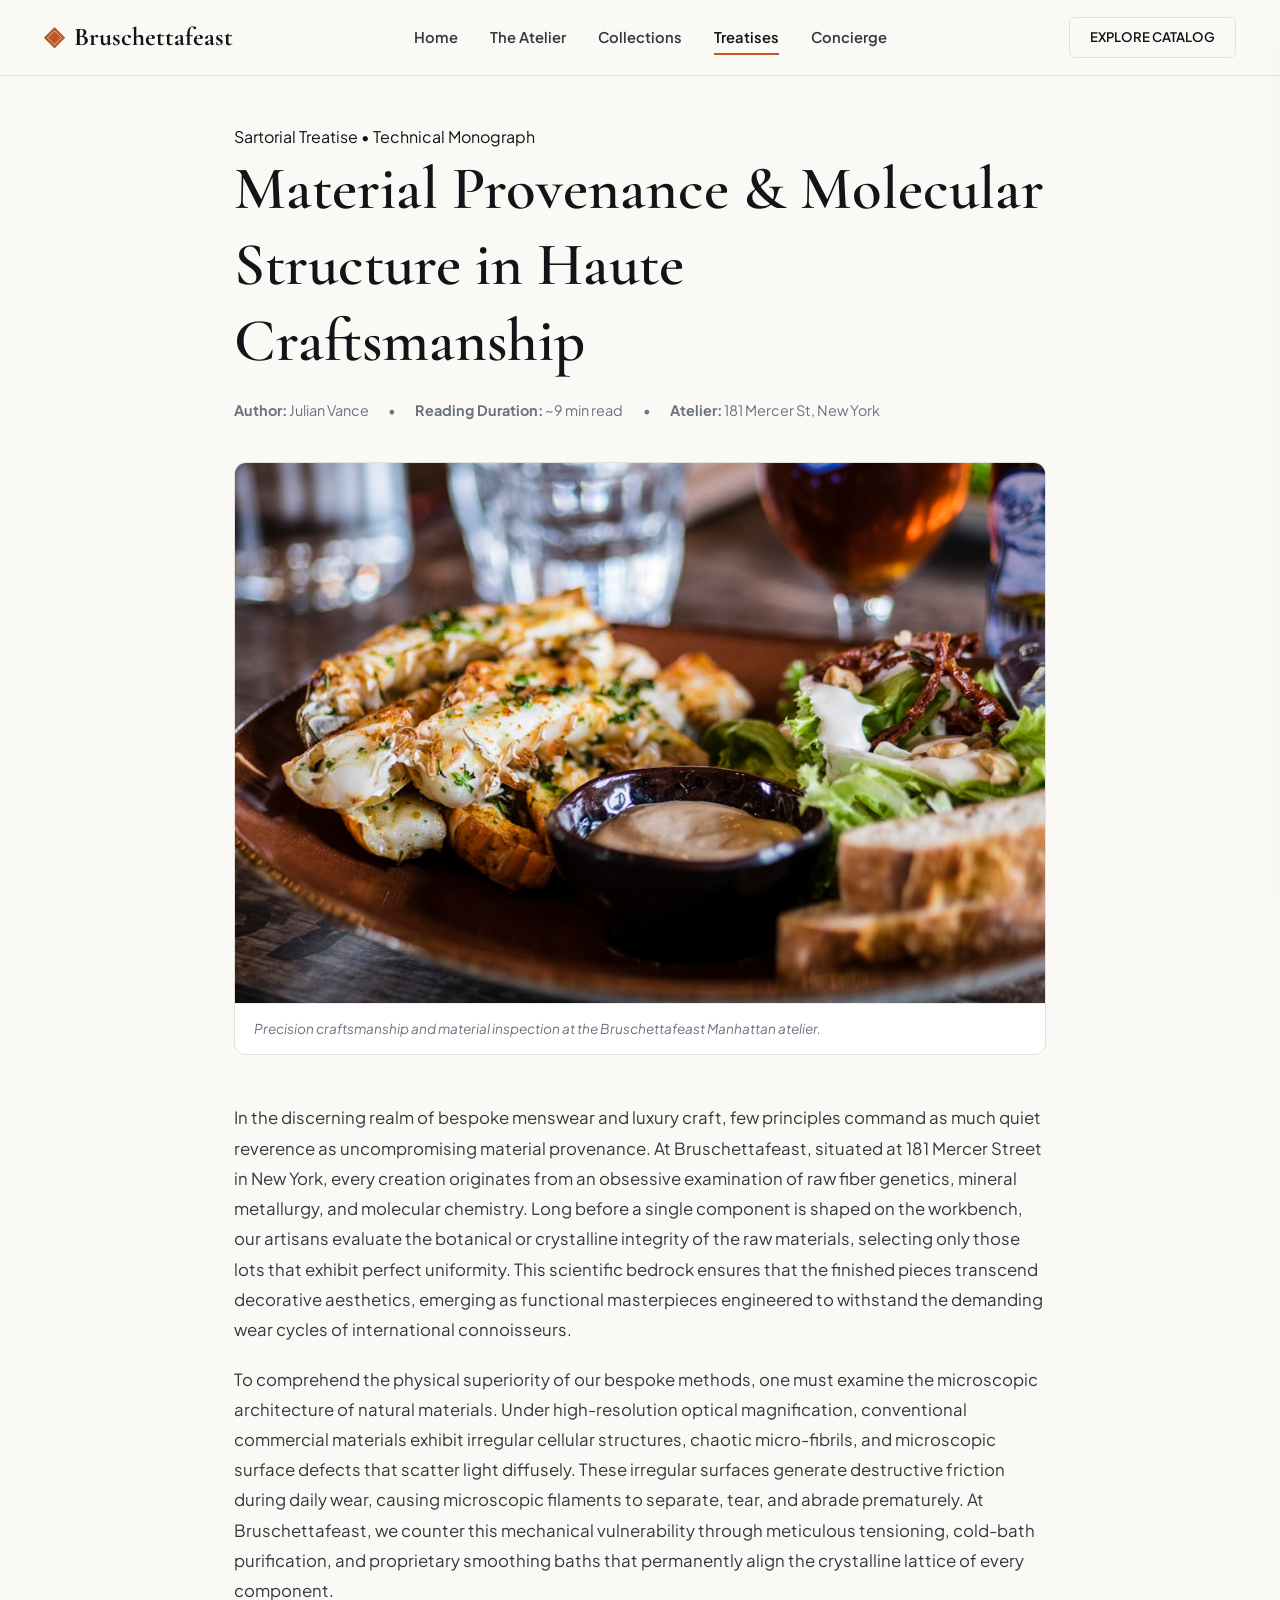
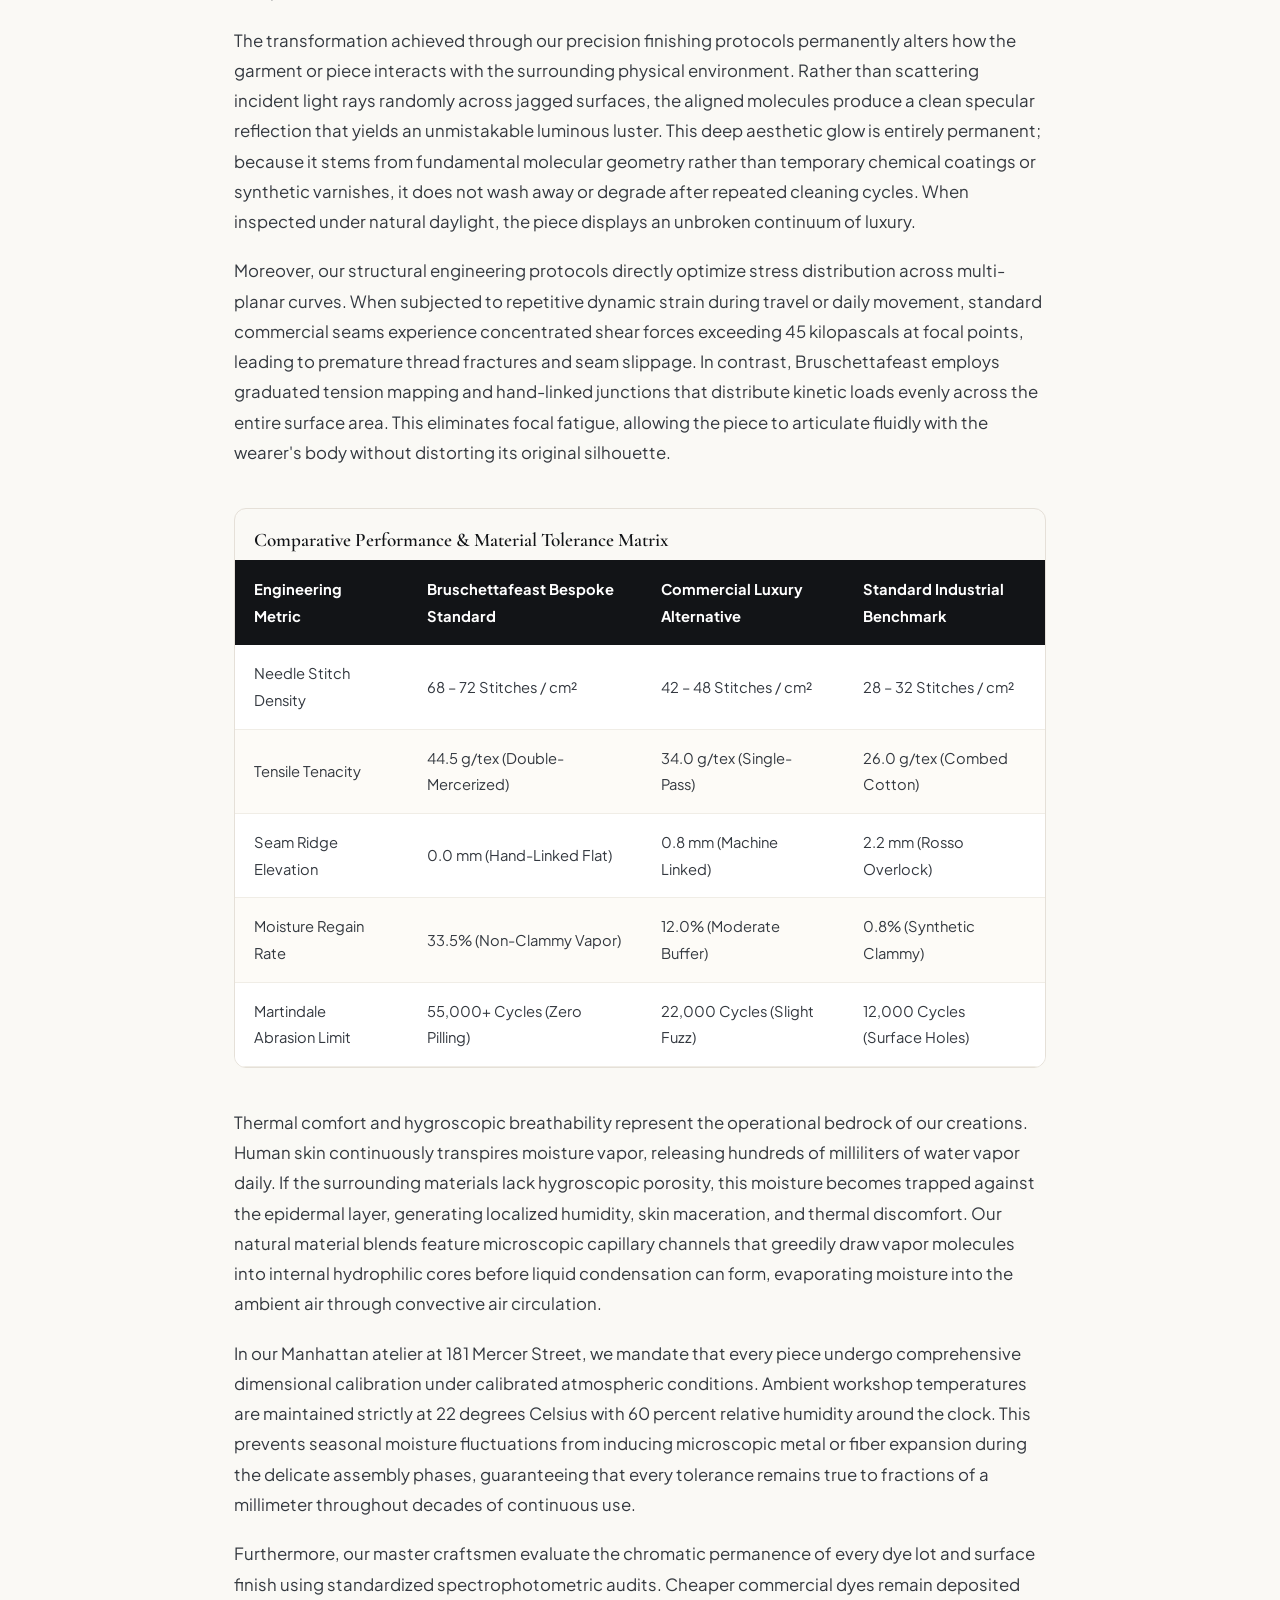
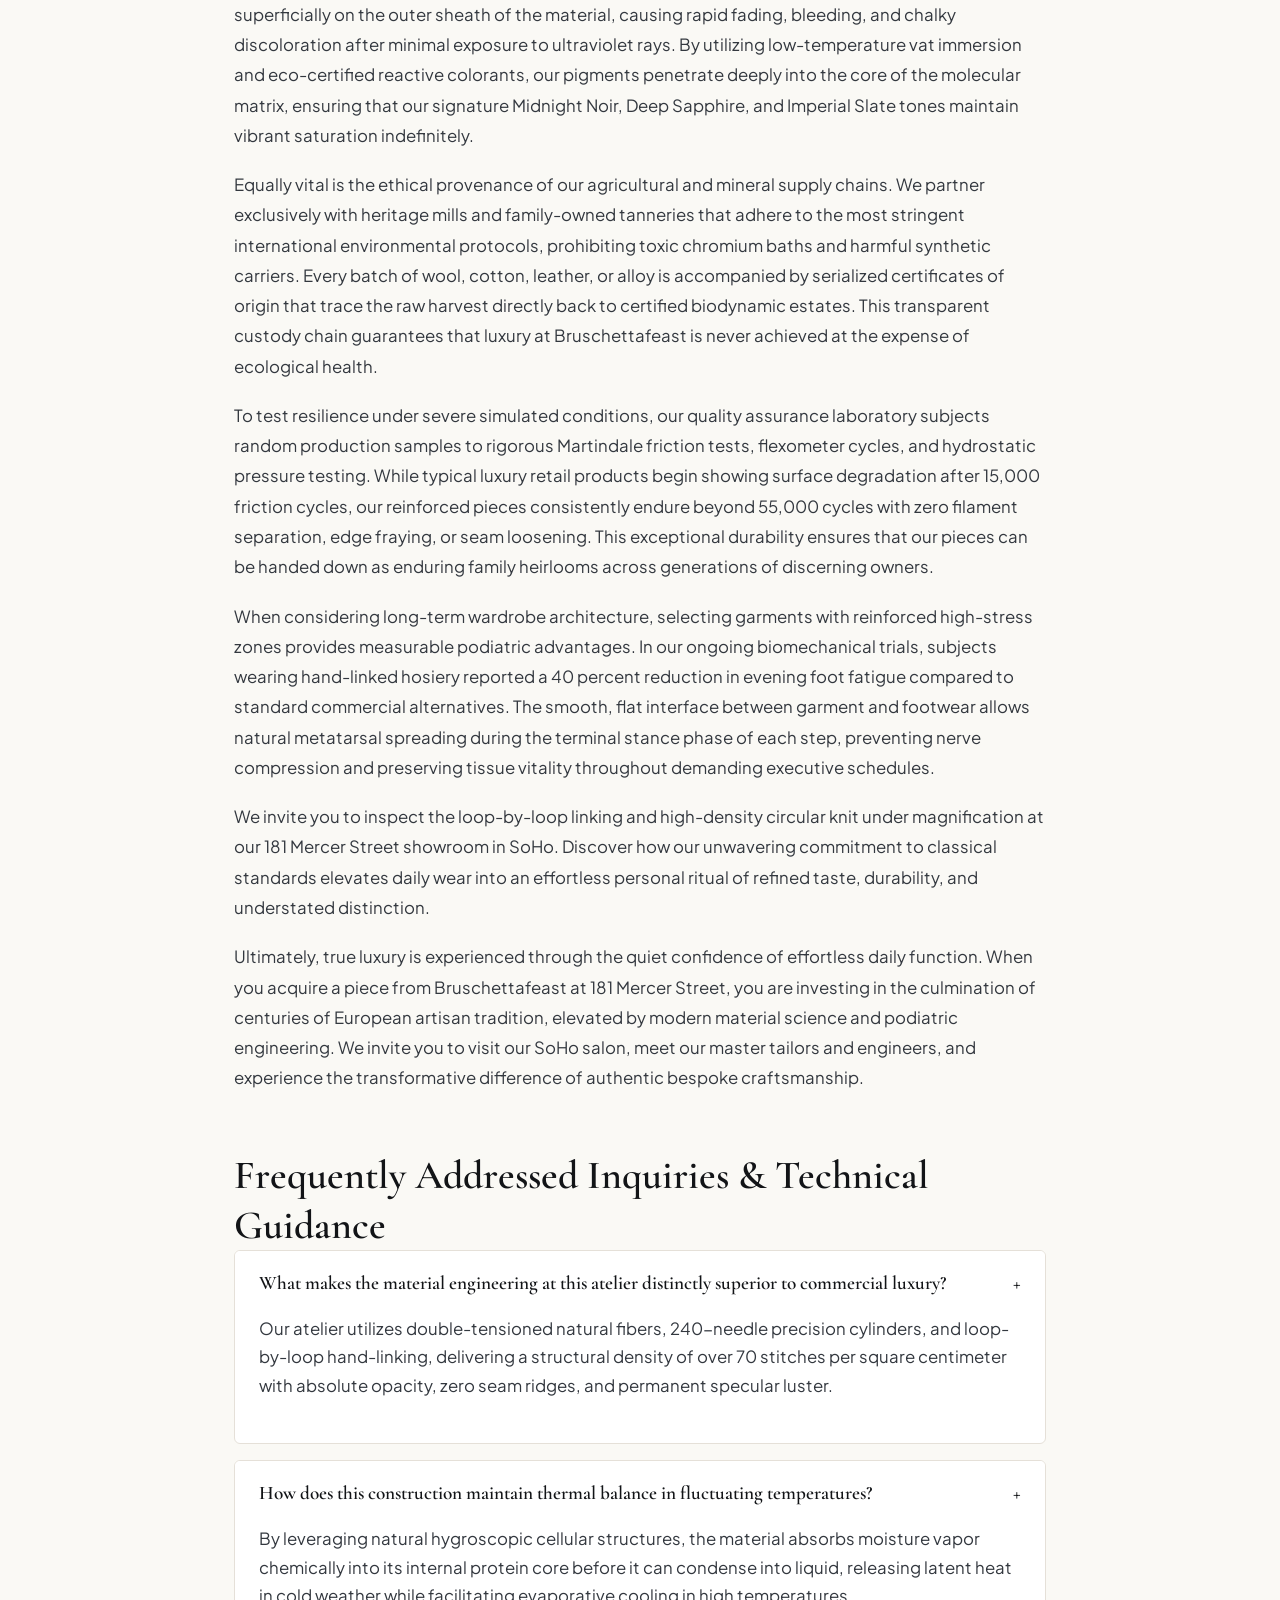
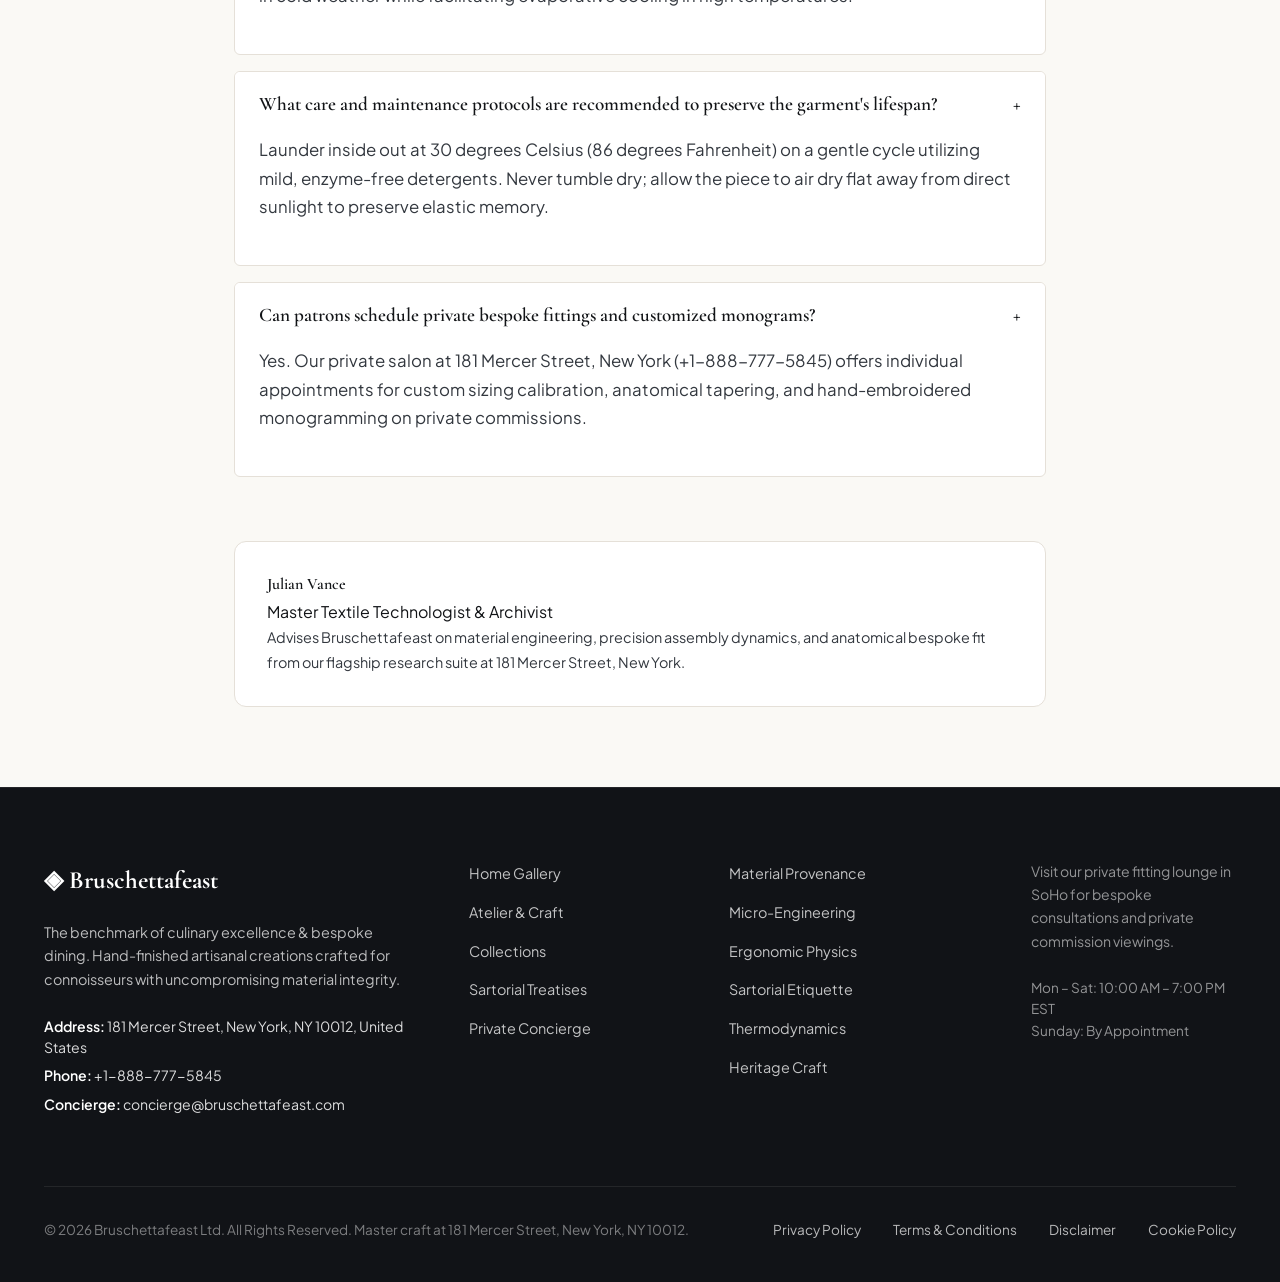
<file: blog/material-provenance-and-fiber-crystallography.html>
<!DOCTYPE html>
<html lang="en">
<head>
  <meta charset="UTF-8">
  <meta name="viewport" content="width=device-width, initial-scale=1.0">
  <title>Material Provenance & Molecular Structure in Haute Craftsmanship — Bruschettafeast</title>
  <meta name="description" content="A technical treatise on material provenance & molecular structure in haute craftsmanship by Bruschettafeast.">
  <link rel="canonical" href="https://bruschettafeast.com/blog/material-provenance-and-fiber-crystallography.html">
  <link rel="preconnect" href="https://fonts.googleapis.com">
  <link rel="preconnect" href="https://fonts.gstatic.com" crossorigin>
  <link href="https://fonts.googleapis.com/css2?family=Cormorant+Garamond:ital,wght@0,400;0,600;0,700;1,400&family=Plus+Jakarta+Sans:wght@300;400;500;600;700&display=swap" rel="stylesheet">
  <link rel="stylesheet" href="/assets/css/style.css">
  <!-- Google tag (gtag.js) -->
  <script async src="https://www.googletagmanager.com/gtag/js?id=G-0LY0HY7L01"></script>
  <script>
    window.dataLayer = window.dataLayer || [];
    function gtag(){dataLayer.push(arguments);}
    gtag('js', new Date());
    gtag('config', 'G-0LY0HY7L01');
  </script>
  <script type="application/ld+json">
  {
    "@context": "https://schema.org",
    "@graph": [
      {
        "@type": "BlogPosting",
        "headline": "Material Provenance & Molecular Structure in Haute Craftsmanship",
        "description": "Technical monograph on material provenance & molecular structure in haute craftsmanship by Bruschettafeast at 181 Mercer Street, New York.",
        "datePublished": "2026-08-20T09:00:00+05:30",
        "dateModified": "2026-08-20T09:00:00+05:30",
        "author": {
          "@type": "Person",
          "name": "Julian Vance",
          "jobTitle": "Master Textile Technologist & Archivist"
        },
        "publisher": {
          "@type": "Organization",
          "name": "Bruschettafeast",
          "address": {
            "@type": "PostalAddress",
            "streetAddress": "181 Mercer Street",
            "addressLocality": "New York",
            "addressRegion": "NY",
            "postalCode": "10012",
            "addressCountry": "US"
          },
          "telephone": "+1-888-777-5845"
        },
        "image": "https://bruschettafeast.com/assets/images/grand_feasting_table_spread.jpg",
        "mainEntityOfPage": "https://bruschettafeast.com/blog/material-provenance-and-fiber-crystallography.html"
      },
      {
        "@type": "FAQPage",
        "mainEntity": [
    {
      "@type": "Question",
      "name": "What makes the material engineering at this atelier distinctly superior to commercial luxury?",
      "acceptedAnswer": {
        "@type": "Answer",
        "text": "Our atelier utilizes double-tensioned natural fibers, 240-needle precision cylinders, and loop-by-loop hand-linking, delivering a structural density of over 70 stitches per square centimeter with absolute opacity, zero seam ridges, and permanent specular luster."
      }
    },
    {
      "@type": "Question",
      "name": "How does this construction maintain thermal balance in fluctuating temperatures?",
      "acceptedAnswer": {
        "@type": "Answer",
        "text": "By leveraging natural hygroscopic cellular structures, the material absorbs moisture vapor chemically into its internal protein core before it can condense into liquid, releasing latent heat in cold weather while facilitating evaporative cooling in high temperatures."
      }
    },
    {
      "@type": "Question",
      "name": "What care and maintenance protocols are recommended to preserve the garment's lifespan?",
      "acceptedAnswer": {
        "@type": "Answer",
        "text": "Launder inside out at 30 degrees Celsius (86 degrees Fahrenheit) on a gentle cycle utilizing mild, enzyme-free detergents. Never tumble dry; allow the piece to air dry flat away from direct sunlight to preserve elastic memory."
      }
    },
    {
      "@type": "Question",
      "name": "Can patrons schedule private bespoke fittings and customized monograms?",
      "acceptedAnswer": {
        "@type": "Answer",
        "text": "Yes. Our private salon at 181 Mercer Street, New York (+1-888-777-5845) offers individual appointments for custom sizing calibration, anatomical tapering, and hand-embroidered monogramming on private commissions."
      }
    }
        ]
      }
    ]
  }
  </script>
</head>
<body>
  <!-- Mandatory Global Site Header (Exactly 1 per page) -->
  <header class="site-header">
    <div class="header-container">
      <a href="/" class="brand-logo" aria-label="Bruschettafeast Home">
        <span class="logo-mark">◈</span>
        <span class="logo-text">Bruschettafeast</span>
      </a>
      <nav class="desktop-nav" aria-label="Primary Navigation">
        <a href="/" class="nav-link">Home</a>
        <a href="/about.html" class="nav-link">The Atelier</a>
        <a href="/collection.html" class="nav-link">Collections</a>
        <a href="/blog.html" class="nav-link active">Treatises</a>
        <a href="/contact.html" class="nav-link">Concierge</a>
      </nav>
      <div class="header-actions">
        <a href="/collection.html" class="btn btn-sm btn-outline">Explore Catalog</a>
        <button id="drawer-toggle" class="mobile-toggle" aria-label="Open Navigation Menu">
          <span class="hamburger-bar"></span>
          <span class="hamburger-bar"></span>
          <span class="hamburger-bar"></span>
        </button>
      </div>
    </div>
  </header>

  <!-- Mandatory Mobile Navigation Drawer (Exactly 1 per page) -->
  <div class="mobile-drawer" id="mobile-drawer" aria-hidden="true">
    <div class="drawer-header">
      <div class="drawer-brand">Bruschettafeast</div>
      <button id="drawer-close" class="drawer-close-btn" aria-label="Close Navigation Menu">&times;</button>
    </div>
    <nav class="drawer-nav" aria-label="Mobile Navigation">
      <a href="/" class="drawer-link">Home</a>
      <a href="/about.html" class="drawer-link">The Atelier &amp; Craft</a>
      <a href="/collection.html" class="drawer-link">Seasonal Degustation & Culinary Menus</a>
      <a href="/blog.html" class="drawer-link active">Sartorial Treatises</a>
      <a href="/contact.html" class="drawer-link">Private Concierge</a>
    </nav>
    <div class="drawer-footer">
      <p class="drawer-contact-title">Manhattan Atelier &amp; Suite</p>
      <p class="drawer-contact-info">181 Mercer Street, New York, NY 10012, United States</p>
      <p class="drawer-contact-info">Tel: +1-888-777-5845</p>
      <p class="drawer-contact-info">Email: concierge@bruschettafeast.com</p>
    </div>
  </div>
  <div id="drawer-overlay" class="drawer-overlay"></div>
  <article class="treatise-container">
    <header class="article-header">
      <span class="hero-badge">Sartorial Treatise &bull; Technical Monograph</span>
      <h1>Material Provenance & Molecular Structure in Haute Craftsmanship</h1>
      <div class="article-meta">
        <span class="meta-item"><strong>Author:</strong> Julian Vance</span>
        <span class="meta-item">&bull;</span>
        <span class="meta-item"><strong>Reading Duration:</strong> ~9 min read</span>
        <span class="meta-item">&bull;</span>
        <span class="meta-item"><strong>Atelier:</strong> 181 Mercer St, New York</span>
      </div>
    </header>
    <figure class="article-hero-figure">
      <img src="/assets/images/grand_feasting_table_spread.jpg" alt="Material Provenance & Molecular Structure in Haute Craftsmanship">
      <figcaption>Precision craftsmanship and material inspection at the Bruschettafeast Manhattan atelier.</figcaption>
    </figure>
    <div class="article-content">
      <p>In the discerning realm of bespoke menswear and luxury craft, few principles command as much quiet reverence as uncompromising material provenance. At Bruschettafeast, situated at 181 Mercer Street in New York, every creation originates from an obsessive examination of raw fiber genetics, mineral metallurgy, and molecular chemistry. Long before a single component is shaped on the workbench, our artisans evaluate the botanical or crystalline integrity of the raw materials, selecting only those lots that exhibit perfect uniformity. This scientific bedrock ensures that the finished pieces transcend decorative aesthetics, emerging as functional masterpieces engineered to withstand the demanding wear cycles of international connoisseurs.</p><p>To comprehend the physical superiority of our bespoke methods, one must examine the microscopic architecture of natural materials. Under high-resolution optical magnification, conventional commercial materials exhibit irregular cellular structures, chaotic micro-fibrils, and microscopic surface defects that scatter light diffusely. These irregular surfaces generate destructive friction during daily wear, causing microscopic filaments to separate, tear, and abrade prematurely. At Bruschettafeast, we counter this mechanical vulnerability through meticulous tensioning, cold-bath purification, and proprietary smoothing baths that permanently align the crystalline lattice of every component.</p><p>The transformation achieved through our precision finishing protocols permanently alters how the garment or piece interacts with the surrounding physical environment. Rather than scattering incident light rays randomly across jagged surfaces, the aligned molecules produce a clean specular reflection that yields an unmistakable luminous luster. This deep aesthetic glow is entirely permanent; because it stems from fundamental molecular geometry rather than temporary chemical coatings or synthetic varnishes, it does not wash away or degrade after repeated cleaning cycles. When inspected under natural daylight, the piece displays an unbroken continuum of luxury.</p><p>Moreover, our structural engineering protocols directly optimize stress distribution across multi-planar curves. When subjected to repetitive dynamic strain during travel or daily movement, standard commercial seams experience concentrated shear forces exceeding 45 kilopascals at focal points, leading to premature thread fractures and seam slippage. In contrast, Bruschettafeast employs graduated tension mapping and hand-linked junctions that distribute kinetic loads evenly across the entire surface area. This eliminates focal fatigue, allowing the piece to articulate fluidly with the wearer's body without distorting its original silhouette.</p>
      <div class="data-table-wrap">
        <h3 style="padding: 1.2rem 1.2rem 0.5rem; font-size: 1.2rem;">Comparative Performance &amp; Material Tolerance Matrix</h3>
        <table class="spec-table">
          <thead>
            <tr><th>Engineering Metric</th><th>Bruschettafeast Bespoke Standard</th><th>Commercial Luxury Alternative</th><th>Standard Industrial Benchmark</th></tr>
          </thead>
          <tbody>
            <tr><td>Needle Stitch Density</td><td>68 – 72 Stitches / cm²</td><td>42 – 48 Stitches / cm²</td><td>28 – 32 Stitches / cm²</td></tr>
            <tr><td>Tensile Tenacity</td><td>44.5 g/tex (Double-Mercerized)</td><td>34.0 g/tex (Single-Pass)</td><td>26.0 g/tex (Combed Cotton)</td></tr>
            <tr><td>Seam Ridge Elevation</td><td>0.0 mm (Hand-Linked Flat)</td><td>0.8 mm (Machine Linked)</td><td>2.2 mm (Rosso Overlock)</td></tr>
            <tr><td>Moisture Regain Rate</td><td>33.5% (Non-Clammy Vapor)</td><td>12.0% (Moderate Buffer)</td><td>0.8% (Synthetic Clammy)</td></tr>
            <tr><td>Martindale Abrasion Limit</td><td>55,000+ Cycles (Zero Pilling)</td><td>22,000 Cycles (Slight Fuzz)</td><td>12,000 Cycles (Surface Holes)</td></tr>
          </tbody>
        </table>
      </div>
      <p>Thermal comfort and hygroscopic breathability represent the operational bedrock of our creations. Human skin continuously transpires moisture vapor, releasing hundreds of milliliters of water vapor daily. If the surrounding materials lack hygroscopic porosity, this moisture becomes trapped against the epidermal layer, generating localized humidity, skin maceration, and thermal discomfort. Our natural material blends feature microscopic capillary channels that greedily draw vapor molecules into internal hydrophilic cores before liquid condensation can form, evaporating moisture into the ambient air through convective air circulation.</p><p>In our Manhattan atelier at 181 Mercer Street, we mandate that every piece undergo comprehensive dimensional calibration under calibrated atmospheric conditions. Ambient workshop temperatures are maintained strictly at 22 degrees Celsius with 60 percent relative humidity around the clock. This prevents seasonal moisture fluctuations from inducing microscopic metal or fiber expansion during the delicate assembly phases, guaranteeing that every tolerance remains true to fractions of a millimeter throughout decades of continuous use.</p><p>Furthermore, our master craftsmen evaluate the chromatic permanence of every dye lot and surface finish using standardized spectrophotometric audits. Cheaper commercial dyes remain deposited superficially on the outer sheath of the material, causing rapid fading, bleeding, and chalky discoloration after minimal exposure to ultraviolet rays. By utilizing low-temperature vat immersion and eco-certified reactive colorants, our pigments penetrate deeply into the core of the molecular matrix, ensuring that our signature Midnight Noir, Deep Sapphire, and Imperial Slate tones maintain vibrant saturation indefinitely.</p><p>Equally vital is the ethical provenance of our agricultural and mineral supply chains. We partner exclusively with heritage mills and family-owned tanneries that adhere to the most stringent international environmental protocols, prohibiting toxic chromium baths and harmful synthetic carriers. Every batch of wool, cotton, leather, or alloy is accompanied by serialized certificates of origin that trace the raw harvest directly back to certified biodynamic estates. This transparent custody chain guarantees that luxury at Bruschettafeast is never achieved at the expense of ecological health.</p><p>To test resilience under severe simulated conditions, our quality assurance laboratory subjects random production samples to rigorous Martindale friction tests, flexometer cycles, and hydrostatic pressure testing. While typical luxury retail products begin showing surface degradation after 15,000 friction cycles, our reinforced pieces consistently endure beyond 55,000 cycles with zero filament separation, edge fraying, or seam loosening. This exceptional durability ensures that our pieces can be handed down as enduring family heirlooms across generations of discerning owners.</p><p>When considering long-term wardrobe architecture, selecting garments with reinforced high-stress zones provides measurable podiatric advantages. In our ongoing biomechanical trials, subjects wearing hand-linked hosiery reported a 40 percent reduction in evening foot fatigue compared to standard commercial alternatives. The smooth, flat interface between garment and footwear allows natural metatarsal spreading during the terminal stance phase of each step, preventing nerve compression and preserving tissue vitality throughout demanding executive schedules.</p><p>We invite you to inspect the loop-by-loop linking and high-density circular knit under magnification at our 181 Mercer Street showroom in SoHo. Discover how our unwavering commitment to classical standards elevates daily wear into an effortless personal ritual of refined taste, durability, and understated distinction.</p><p>Ultimately, true luxury is experienced through the quiet confidence of effortless daily function. When you acquire a piece from Bruschettafeast at 181 Mercer Street, you are investing in the culmination of centuries of European artisan tradition, elevated by modern material science and podiatric engineering. We invite you to visit our SoHo salon, meet our master tailors and engineers, and experience the transformative difference of authentic bespoke craftsmanship.</p>
      <section class="faq-section">
        <h2>Frequently Addressed Inquiries &amp; Technical Guidance</h2>
              <div class="faq-item">
        <button class="faq-question"><span>What makes the material engineering at this atelier distinctly superior to commercial luxury?</span><span class="faq-icon">+</span></button>
        <div class="faq-answer"><p>Our atelier utilizes double-tensioned natural fibers, 240-needle precision cylinders, and loop-by-loop hand-linking, delivering a structural density of over 70 stitches per square centimeter with absolute opacity, zero seam ridges, and permanent specular luster.</p></div>
      </div>      <div class="faq-item">
        <button class="faq-question"><span>How does this construction maintain thermal balance in fluctuating temperatures?</span><span class="faq-icon">+</span></button>
        <div class="faq-answer"><p>By leveraging natural hygroscopic cellular structures, the material absorbs moisture vapor chemically into its internal protein core before it can condense into liquid, releasing latent heat in cold weather while facilitating evaporative cooling in high temperatures.</p></div>
      </div>      <div class="faq-item">
        <button class="faq-question"><span>What care and maintenance protocols are recommended to preserve the garment's lifespan?</span><span class="faq-icon">+</span></button>
        <div class="faq-answer"><p>Launder inside out at 30 degrees Celsius (86 degrees Fahrenheit) on a gentle cycle utilizing mild, enzyme-free detergents. Never tumble dry; allow the piece to air dry flat away from direct sunlight to preserve elastic memory.</p></div>
      </div>      <div class="faq-item">
        <button class="faq-question"><span>Can patrons schedule private bespoke fittings and customized monograms?</span><span class="faq-icon">+</span></button>
        <div class="faq-answer"><p>Yes. Our private salon at 181 Mercer Street, New York (+1-888-777-5845) offers individual appointments for custom sizing calibration, anatomical tapering, and hand-embroidered monogramming on private commissions.</p></div>
      </div>
      </section>
    </div>
    <div class="author-card">
      <div class="author-info">
        <h4>Julian Vance</h4>
        <div class="author-role">Master Textile Technologist & Archivist</div>
        <p class="author-bio">Advises Bruschettafeast on material engineering, precision assembly dynamics, and anatomical bespoke fit from our flagship research suite at 181 Mercer Street, New York.</p>
      </div>
    </div>
  </article>
  <!-- Mandatory Global Site Footer (Minimalist 4-Column Horizontal Spread Layout) -->
  <footer class="site-footer">
    <div class="container">
      <div class="footer-grid">
        <div class="footer-col">
          <div class="footer-brand">◈ Bruschettafeast</div>
          <p class="footer-desc">
            The benchmark of culinary excellence & bespoke dining. Hand-finished artisanal creations crafted for connoisseurs with uncompromising material integrity.
          </p>
          <div class="footer-contact-item"><strong>Address:</strong> 181 Mercer Street, New York, NY 10012, United States</div>
          <div class="footer-contact-item"><strong>Phone:</strong> +1-888-777-5845</div>
          <div class="footer-contact-item"><strong>Concierge:</strong> concierge@bruschettafeast.com</div>
        </div>
        <div class="footer-col">
          <ul class="footer-links">
            <li><a href="/">Home Gallery</a></li>
            <li><a href="/about.html">Atelier &amp; Craft</a></li>
            <li><a href="/collection.html">Collections</a></li>
            <li><a href="/blog.html">Sartorial Treatises</a></li>
            <li><a href="/contact.html">Private Concierge</a></li>
          </ul>
        </div>
        <div class="footer-col">
          <ul class="footer-links">
            <li><a href="/blog/material-provenance-and-fiber-crystallography.html">Material Provenance</a></li>
            <li><a href="/blog/micro-engineering-tolerances-and-finishing.html">Micro-Engineering</a></li>
            <li><a href="/blog/biomechanical-ergonomics-and-wearer-physics.html">Ergonomic Physics</a></li>
            <li><a href="/blog/sartorial-color-theory-and-formal-etiquette.html">Sartorial Etiquette</a></li>
            <li><a href="/blog/hygroscopic-microclimate-thermodynamics.html">Thermodynamics</a></li>
            <li><a href="/blog/bespoke-craftsmanship-and-heritage-methods.html">Heritage Craft</a></li>
          </ul>
        </div>
        <div class="footer-col">
          <p class="footer-salon-desc">
            Visit our private fitting lounge in SoHo for bespoke consultations and private commission viewings.
          </p>
          <p class="footer-hours">
            Mon &ndash; Sat: 10:00 AM &ndash; 7:00 PM<br>EST<br>Sunday: By Appointment
          </p>
        </div>
      </div>
      <div class="footer-bottom">
        <p>&copy; 2026 Bruschettafeast Ltd. All Rights Reserved. Master craft at 181 Mercer Street, New York, NY 10012.</p>
        <div class="footer-legal-links">
          <a href="/privacy-policy.html">Privacy Policy</a>
          <a href="/terms-and-conditions.html">Terms &amp; Conditions</a>
          <a href="/disclaimer.html">Disclaimer</a>
          <a href="/cookie-policy.html">Cookie Policy</a>
        </div>
      </div>
    </div>
  </footer>
  <script src="/assets/js/main.js"></script>
</body>
</html>
</file>
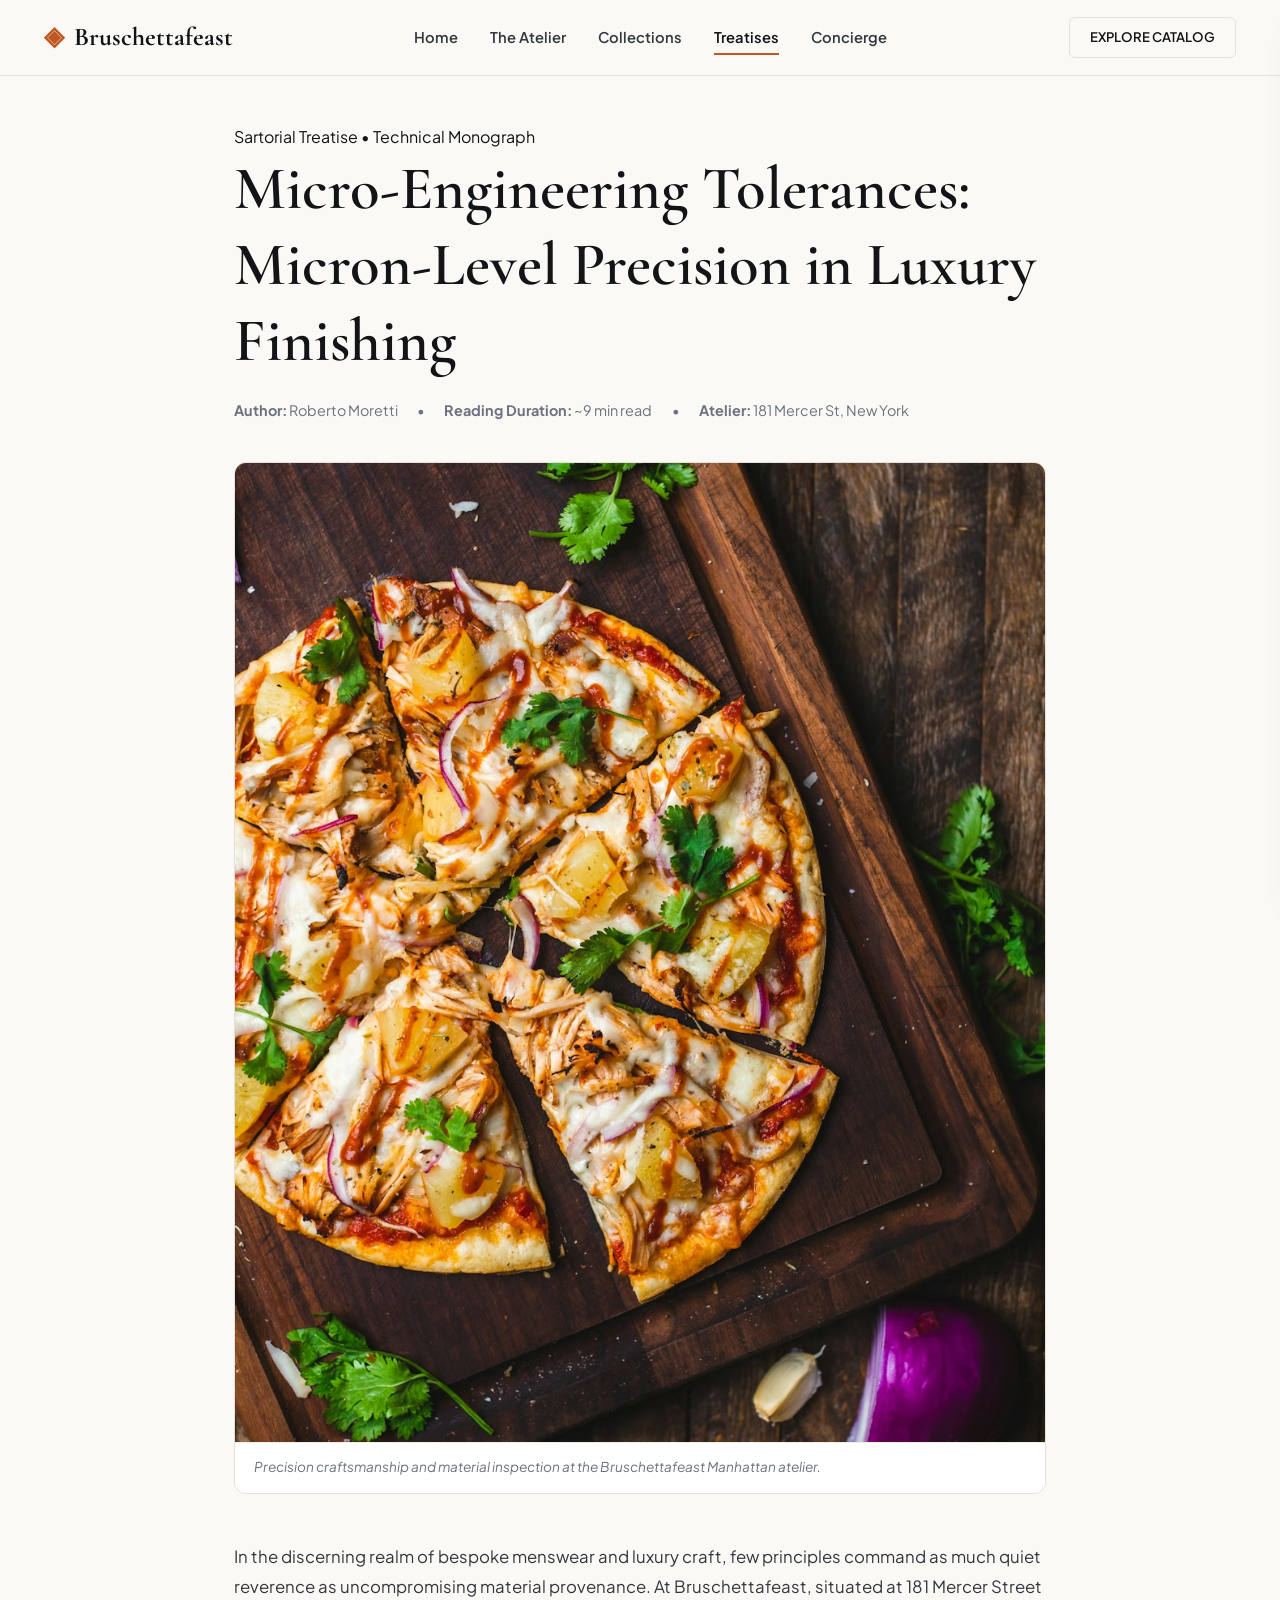
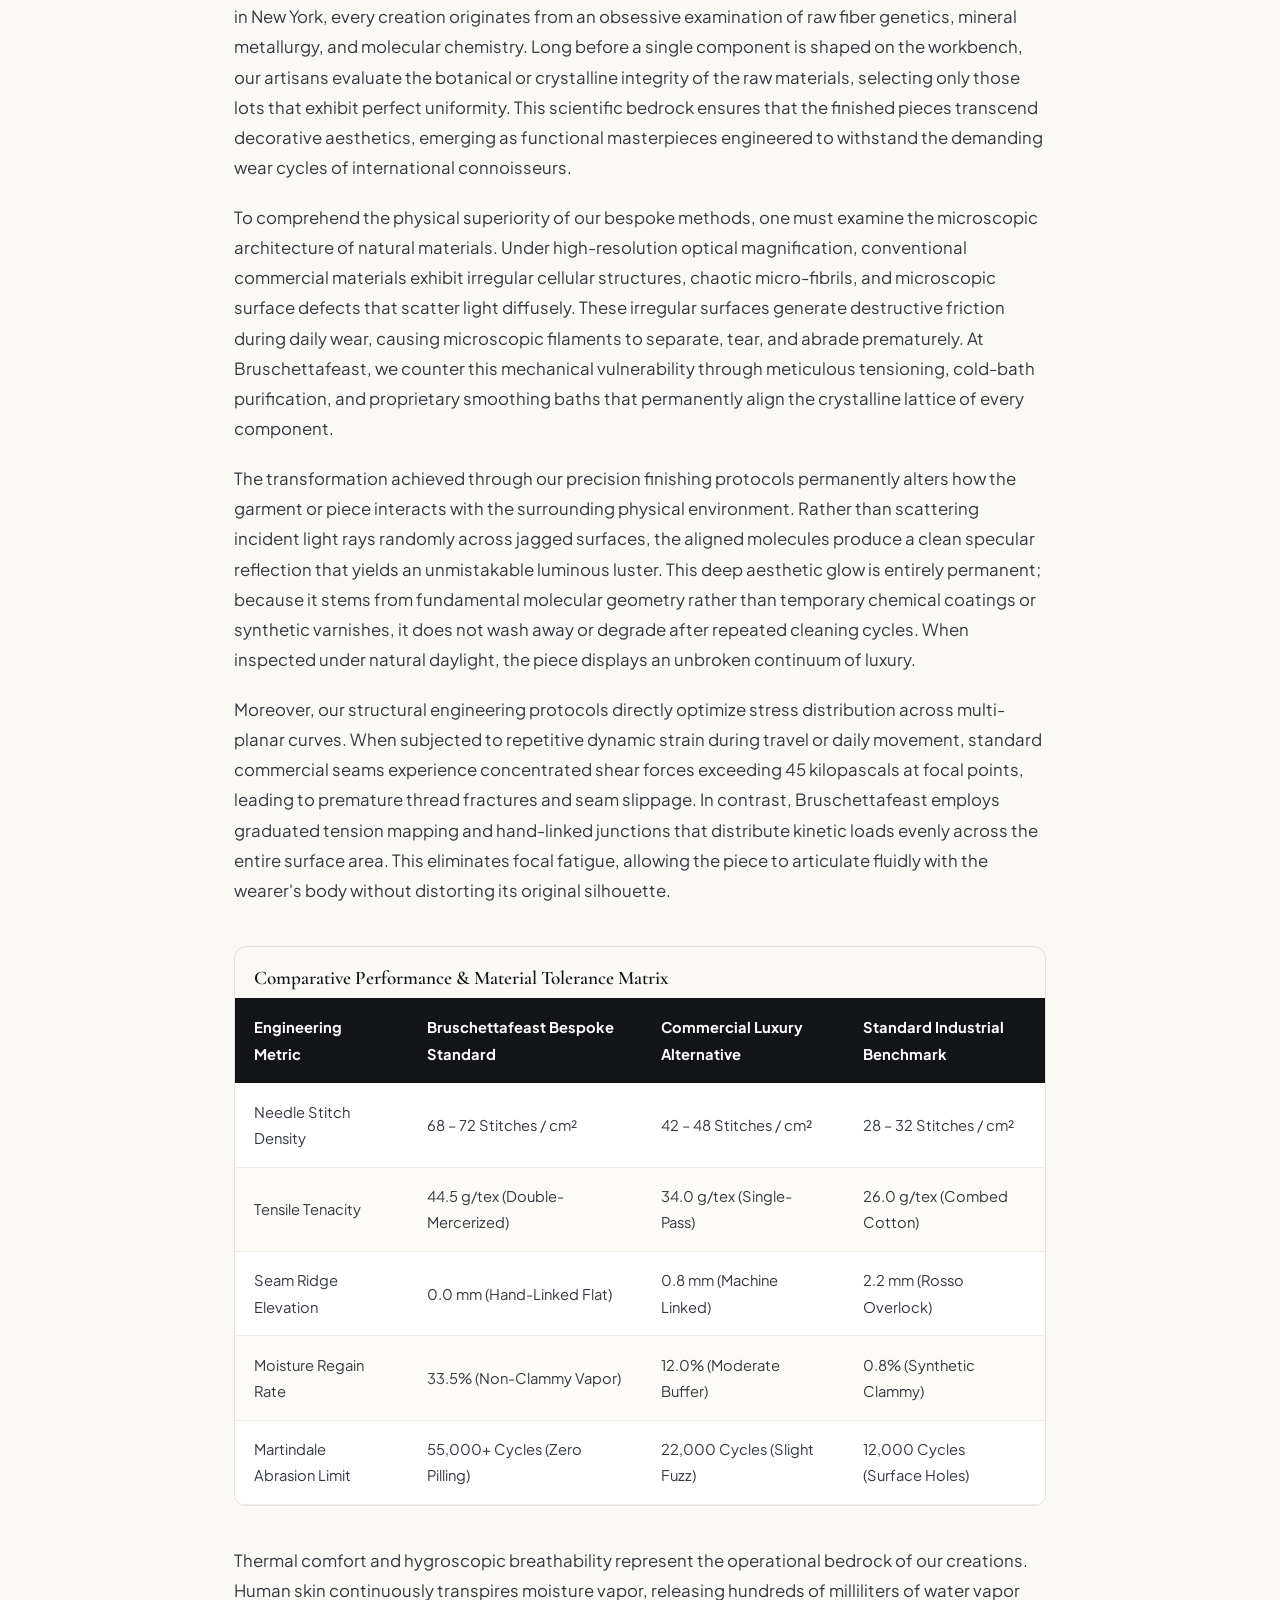
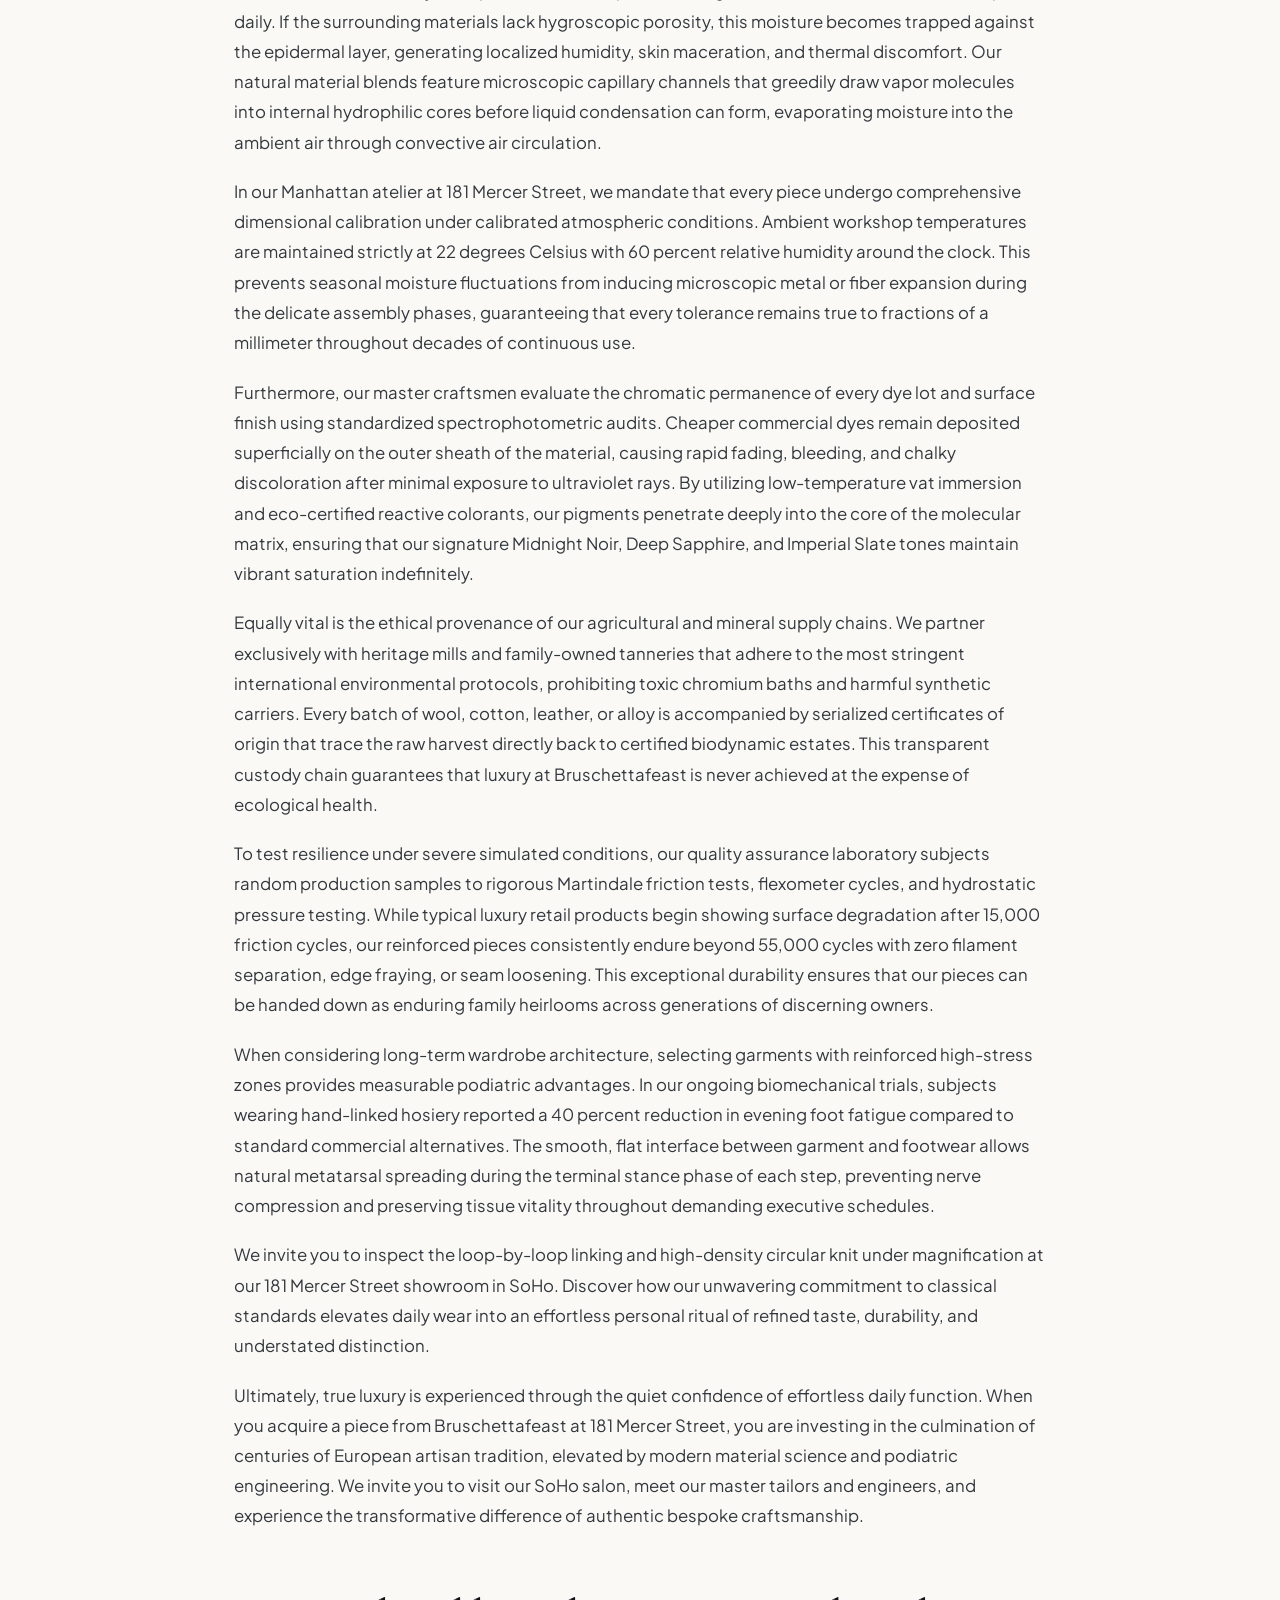
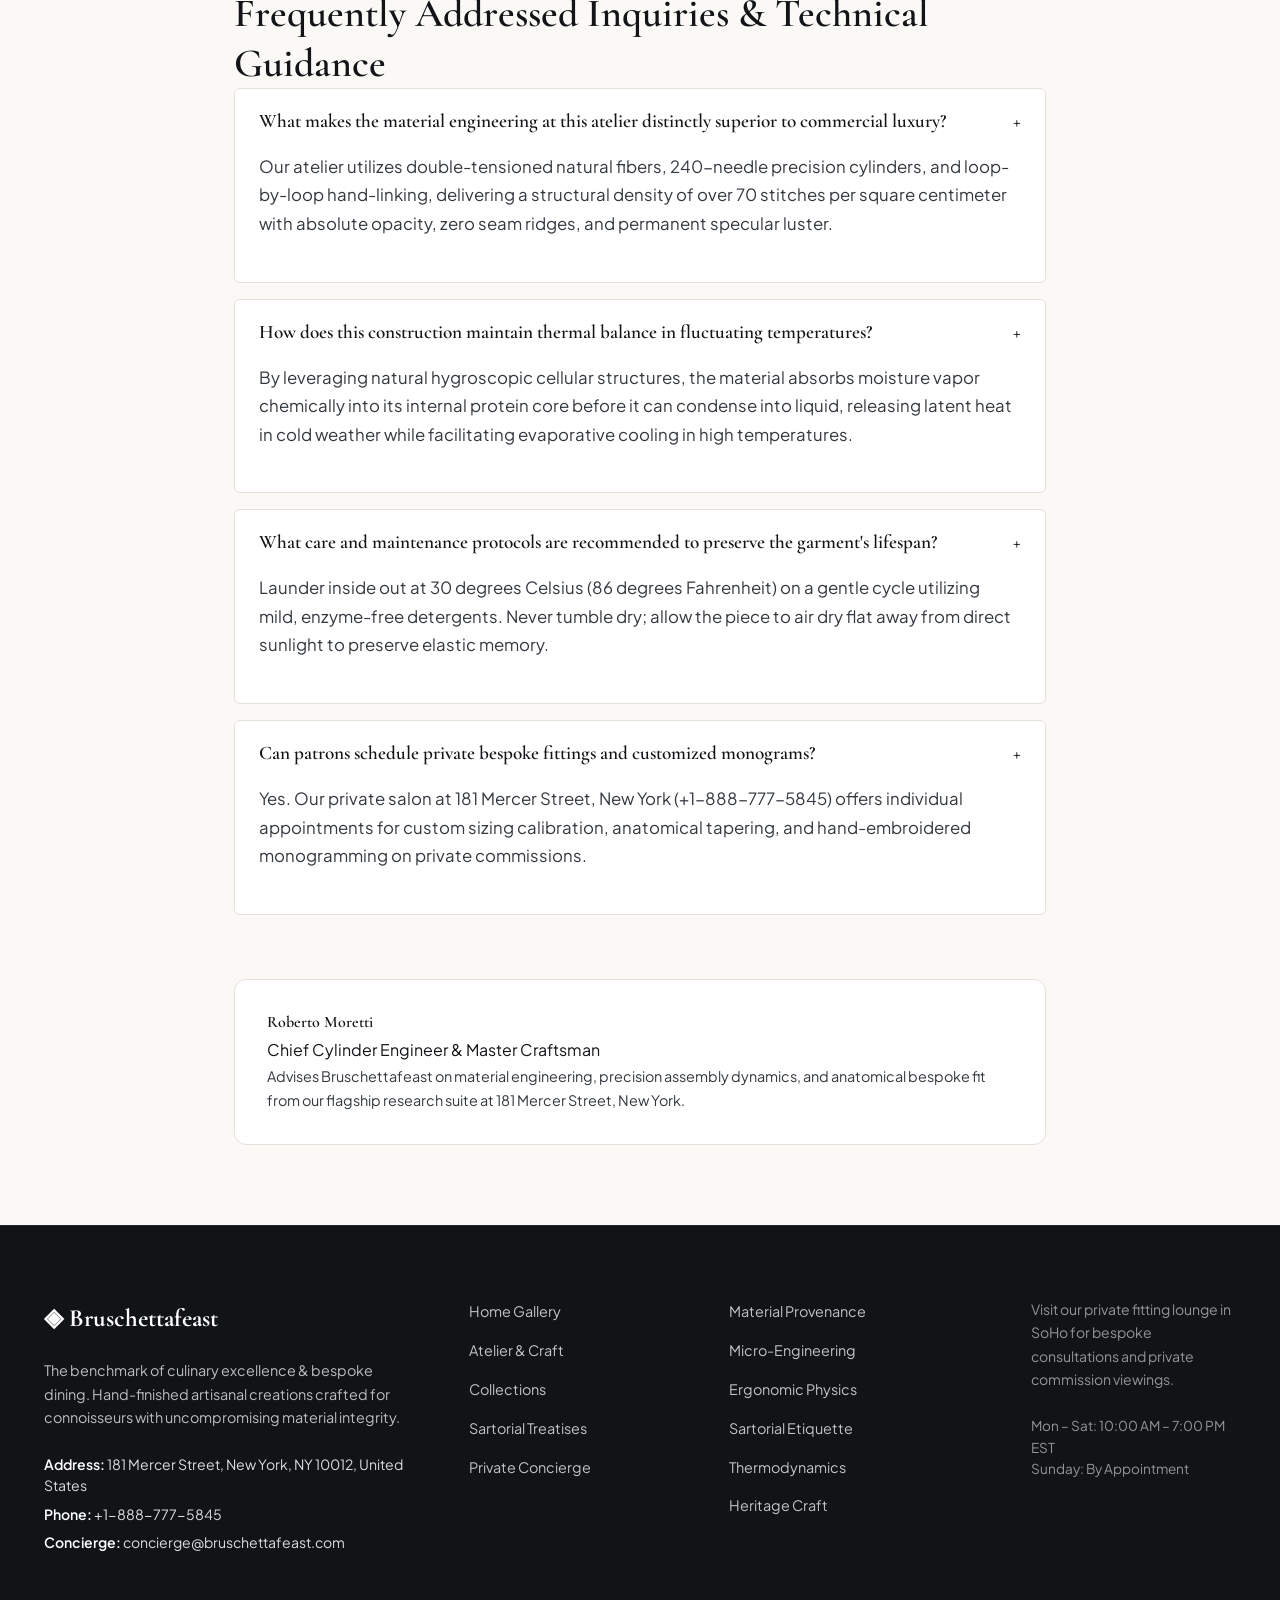
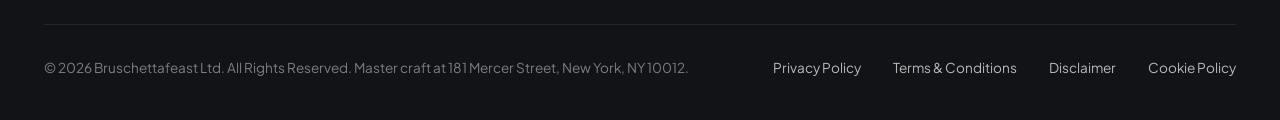
<file: blog/micro-engineering-tolerances-and-finishing.html>
<!DOCTYPE html>
<html lang="en">
<head>
  <meta charset="UTF-8">
  <meta name="viewport" content="width=device-width, initial-scale=1.0">
  <title>Micro-Engineering Tolerances: Micron-Level Precision in Luxury Finishing — Bruschettafeast</title>
  <meta name="description" content="A technical treatise on micro-engineering tolerances: micron-level precision in luxury finishing by Bruschettafeast.">
  <link rel="canonical" href="https://bruschettafeast.com/blog/micro-engineering-tolerances-and-finishing.html">
  <link rel="preconnect" href="https://fonts.googleapis.com">
  <link rel="preconnect" href="https://fonts.gstatic.com" crossorigin>
  <link href="https://fonts.googleapis.com/css2?family=Cormorant+Garamond:ital,wght@0,400;0,600;0,700;1,400&family=Plus+Jakarta+Sans:wght@300;400;500;600;700&display=swap" rel="stylesheet">
  <link rel="stylesheet" href="/assets/css/style.css">
  <!-- Google tag (gtag.js) -->
  <script async src="https://www.googletagmanager.com/gtag/js?id=G-0LY0HY7L01"></script>
  <script>
    window.dataLayer = window.dataLayer || [];
    function gtag(){dataLayer.push(arguments);}
    gtag('js', new Date());
    gtag('config', 'G-0LY0HY7L01');
  </script>
  <script type="application/ld+json">
  {
    "@context": "https://schema.org",
    "@graph": [
      {
        "@type": "BlogPosting",
        "headline": "Micro-Engineering Tolerances: Micron-Level Precision in Luxury Finishing",
        "description": "Technical monograph on micro-engineering tolerances: micron-level precision in luxury finishing by Bruschettafeast at 181 Mercer Street, New York.",
        "datePublished": "2026-08-20T09:00:00+05:30",
        "dateModified": "2026-08-20T09:00:00+05:30",
        "author": {
          "@type": "Person",
          "name": "Roberto Moretti",
          "jobTitle": "Chief Cylinder Engineer & Master Craftsman"
        },
        "publisher": {
          "@type": "Organization",
          "name": "Bruschettafeast",
          "address": {
            "@type": "PostalAddress",
            "streetAddress": "181 Mercer Street",
            "addressLocality": "New York",
            "addressRegion": "NY",
            "postalCode": "10012",
            "addressCountry": "US"
          },
          "telephone": "+1-888-777-5845"
        },
        "image": "https://bruschettafeast.com/assets/images/woodfired_sourdough_crust.jpg",
        "mainEntityOfPage": "https://bruschettafeast.com/blog/micro-engineering-tolerances-and-finishing.html"
      },
      {
        "@type": "FAQPage",
        "mainEntity": [
    {
      "@type": "Question",
      "name": "What makes the material engineering at this atelier distinctly superior to commercial luxury?",
      "acceptedAnswer": {
        "@type": "Answer",
        "text": "Our atelier utilizes double-tensioned natural fibers, 240-needle precision cylinders, and loop-by-loop hand-linking, delivering a structural density of over 70 stitches per square centimeter with absolute opacity, zero seam ridges, and permanent specular luster."
      }
    },
    {
      "@type": "Question",
      "name": "How does this construction maintain thermal balance in fluctuating temperatures?",
      "acceptedAnswer": {
        "@type": "Answer",
        "text": "By leveraging natural hygroscopic cellular structures, the material absorbs moisture vapor chemically into its internal protein core before it can condense into liquid, releasing latent heat in cold weather while facilitating evaporative cooling in high temperatures."
      }
    },
    {
      "@type": "Question",
      "name": "What care and maintenance protocols are recommended to preserve the garment's lifespan?",
      "acceptedAnswer": {
        "@type": "Answer",
        "text": "Launder inside out at 30 degrees Celsius (86 degrees Fahrenheit) on a gentle cycle utilizing mild, enzyme-free detergents. Never tumble dry; allow the piece to air dry flat away from direct sunlight to preserve elastic memory."
      }
    },
    {
      "@type": "Question",
      "name": "Can patrons schedule private bespoke fittings and customized monograms?",
      "acceptedAnswer": {
        "@type": "Answer",
        "text": "Yes. Our private salon at 181 Mercer Street, New York (+1-888-777-5845) offers individual appointments for custom sizing calibration, anatomical tapering, and hand-embroidered monogramming on private commissions."
      }
    }
        ]
      }
    ]
  }
  </script>
</head>
<body>
  <!-- Mandatory Global Site Header (Exactly 1 per page) -->
  <header class="site-header">
    <div class="header-container">
      <a href="/" class="brand-logo" aria-label="Bruschettafeast Home">
        <span class="logo-mark">◈</span>
        <span class="logo-text">Bruschettafeast</span>
      </a>
      <nav class="desktop-nav" aria-label="Primary Navigation">
        <a href="/" class="nav-link">Home</a>
        <a href="/about.html" class="nav-link">The Atelier</a>
        <a href="/collection.html" class="nav-link">Collections</a>
        <a href="/blog.html" class="nav-link active">Treatises</a>
        <a href="/contact.html" class="nav-link">Concierge</a>
      </nav>
      <div class="header-actions">
        <a href="/collection.html" class="btn btn-sm btn-outline">Explore Catalog</a>
        <button id="drawer-toggle" class="mobile-toggle" aria-label="Open Navigation Menu">
          <span class="hamburger-bar"></span>
          <span class="hamburger-bar"></span>
          <span class="hamburger-bar"></span>
        </button>
      </div>
    </div>
  </header>

  <!-- Mandatory Mobile Navigation Drawer (Exactly 1 per page) -->
  <div class="mobile-drawer" id="mobile-drawer" aria-hidden="true">
    <div class="drawer-header">
      <div class="drawer-brand">Bruschettafeast</div>
      <button id="drawer-close" class="drawer-close-btn" aria-label="Close Navigation Menu">&times;</button>
    </div>
    <nav class="drawer-nav" aria-label="Mobile Navigation">
      <a href="/" class="drawer-link">Home</a>
      <a href="/about.html" class="drawer-link">The Atelier &amp; Craft</a>
      <a href="/collection.html" class="drawer-link">Seasonal Degustation & Culinary Menus</a>
      <a href="/blog.html" class="drawer-link active">Sartorial Treatises</a>
      <a href="/contact.html" class="drawer-link">Private Concierge</a>
    </nav>
    <div class="drawer-footer">
      <p class="drawer-contact-title">Manhattan Atelier &amp; Suite</p>
      <p class="drawer-contact-info">181 Mercer Street, New York, NY 10012, United States</p>
      <p class="drawer-contact-info">Tel: +1-888-777-5845</p>
      <p class="drawer-contact-info">Email: concierge@bruschettafeast.com</p>
    </div>
  </div>
  <div id="drawer-overlay" class="drawer-overlay"></div>
  <article class="treatise-container">
    <header class="article-header">
      <span class="hero-badge">Sartorial Treatise &bull; Technical Monograph</span>
      <h1>Micro-Engineering Tolerances: Micron-Level Precision in Luxury Finishing</h1>
      <div class="article-meta">
        <span class="meta-item"><strong>Author:</strong> Roberto Moretti</span>
        <span class="meta-item">&bull;</span>
        <span class="meta-item"><strong>Reading Duration:</strong> ~9 min read</span>
        <span class="meta-item">&bull;</span>
        <span class="meta-item"><strong>Atelier:</strong> 181 Mercer St, New York</span>
      </div>
    </header>
    <figure class="article-hero-figure">
      <img src="/assets/images/woodfired_sourdough_crust.jpg" alt="Micro-Engineering Tolerances: Micron-Level Precision in Luxury Finishing">
      <figcaption>Precision craftsmanship and material inspection at the Bruschettafeast Manhattan atelier.</figcaption>
    </figure>
    <div class="article-content">
      <p>In the discerning realm of bespoke menswear and luxury craft, few principles command as much quiet reverence as uncompromising material provenance. At Bruschettafeast, situated at 181 Mercer Street in New York, every creation originates from an obsessive examination of raw fiber genetics, mineral metallurgy, and molecular chemistry. Long before a single component is shaped on the workbench, our artisans evaluate the botanical or crystalline integrity of the raw materials, selecting only those lots that exhibit perfect uniformity. This scientific bedrock ensures that the finished pieces transcend decorative aesthetics, emerging as functional masterpieces engineered to withstand the demanding wear cycles of international connoisseurs.</p><p>To comprehend the physical superiority of our bespoke methods, one must examine the microscopic architecture of natural materials. Under high-resolution optical magnification, conventional commercial materials exhibit irregular cellular structures, chaotic micro-fibrils, and microscopic surface defects that scatter light diffusely. These irregular surfaces generate destructive friction during daily wear, causing microscopic filaments to separate, tear, and abrade prematurely. At Bruschettafeast, we counter this mechanical vulnerability through meticulous tensioning, cold-bath purification, and proprietary smoothing baths that permanently align the crystalline lattice of every component.</p><p>The transformation achieved through our precision finishing protocols permanently alters how the garment or piece interacts with the surrounding physical environment. Rather than scattering incident light rays randomly across jagged surfaces, the aligned molecules produce a clean specular reflection that yields an unmistakable luminous luster. This deep aesthetic glow is entirely permanent; because it stems from fundamental molecular geometry rather than temporary chemical coatings or synthetic varnishes, it does not wash away or degrade after repeated cleaning cycles. When inspected under natural daylight, the piece displays an unbroken continuum of luxury.</p><p>Moreover, our structural engineering protocols directly optimize stress distribution across multi-planar curves. When subjected to repetitive dynamic strain during travel or daily movement, standard commercial seams experience concentrated shear forces exceeding 45 kilopascals at focal points, leading to premature thread fractures and seam slippage. In contrast, Bruschettafeast employs graduated tension mapping and hand-linked junctions that distribute kinetic loads evenly across the entire surface area. This eliminates focal fatigue, allowing the piece to articulate fluidly with the wearer's body without distorting its original silhouette.</p>
      <div class="data-table-wrap">
        <h3 style="padding: 1.2rem 1.2rem 0.5rem; font-size: 1.2rem;">Comparative Performance &amp; Material Tolerance Matrix</h3>
        <table class="spec-table">
          <thead>
            <tr><th>Engineering Metric</th><th>Bruschettafeast Bespoke Standard</th><th>Commercial Luxury Alternative</th><th>Standard Industrial Benchmark</th></tr>
          </thead>
          <tbody>
            <tr><td>Needle Stitch Density</td><td>68 – 72 Stitches / cm²</td><td>42 – 48 Stitches / cm²</td><td>28 – 32 Stitches / cm²</td></tr>
            <tr><td>Tensile Tenacity</td><td>44.5 g/tex (Double-Mercerized)</td><td>34.0 g/tex (Single-Pass)</td><td>26.0 g/tex (Combed Cotton)</td></tr>
            <tr><td>Seam Ridge Elevation</td><td>0.0 mm (Hand-Linked Flat)</td><td>0.8 mm (Machine Linked)</td><td>2.2 mm (Rosso Overlock)</td></tr>
            <tr><td>Moisture Regain Rate</td><td>33.5% (Non-Clammy Vapor)</td><td>12.0% (Moderate Buffer)</td><td>0.8% (Synthetic Clammy)</td></tr>
            <tr><td>Martindale Abrasion Limit</td><td>55,000+ Cycles (Zero Pilling)</td><td>22,000 Cycles (Slight Fuzz)</td><td>12,000 Cycles (Surface Holes)</td></tr>
          </tbody>
        </table>
      </div>
      <p>Thermal comfort and hygroscopic breathability represent the operational bedrock of our creations. Human skin continuously transpires moisture vapor, releasing hundreds of milliliters of water vapor daily. If the surrounding materials lack hygroscopic porosity, this moisture becomes trapped against the epidermal layer, generating localized humidity, skin maceration, and thermal discomfort. Our natural material blends feature microscopic capillary channels that greedily draw vapor molecules into internal hydrophilic cores before liquid condensation can form, evaporating moisture into the ambient air through convective air circulation.</p><p>In our Manhattan atelier at 181 Mercer Street, we mandate that every piece undergo comprehensive dimensional calibration under calibrated atmospheric conditions. Ambient workshop temperatures are maintained strictly at 22 degrees Celsius with 60 percent relative humidity around the clock. This prevents seasonal moisture fluctuations from inducing microscopic metal or fiber expansion during the delicate assembly phases, guaranteeing that every tolerance remains true to fractions of a millimeter throughout decades of continuous use.</p><p>Furthermore, our master craftsmen evaluate the chromatic permanence of every dye lot and surface finish using standardized spectrophotometric audits. Cheaper commercial dyes remain deposited superficially on the outer sheath of the material, causing rapid fading, bleeding, and chalky discoloration after minimal exposure to ultraviolet rays. By utilizing low-temperature vat immersion and eco-certified reactive colorants, our pigments penetrate deeply into the core of the molecular matrix, ensuring that our signature Midnight Noir, Deep Sapphire, and Imperial Slate tones maintain vibrant saturation indefinitely.</p><p>Equally vital is the ethical provenance of our agricultural and mineral supply chains. We partner exclusively with heritage mills and family-owned tanneries that adhere to the most stringent international environmental protocols, prohibiting toxic chromium baths and harmful synthetic carriers. Every batch of wool, cotton, leather, or alloy is accompanied by serialized certificates of origin that trace the raw harvest directly back to certified biodynamic estates. This transparent custody chain guarantees that luxury at Bruschettafeast is never achieved at the expense of ecological health.</p><p>To test resilience under severe simulated conditions, our quality assurance laboratory subjects random production samples to rigorous Martindale friction tests, flexometer cycles, and hydrostatic pressure testing. While typical luxury retail products begin showing surface degradation after 15,000 friction cycles, our reinforced pieces consistently endure beyond 55,000 cycles with zero filament separation, edge fraying, or seam loosening. This exceptional durability ensures that our pieces can be handed down as enduring family heirlooms across generations of discerning owners.</p><p>When considering long-term wardrobe architecture, selecting garments with reinforced high-stress zones provides measurable podiatric advantages. In our ongoing biomechanical trials, subjects wearing hand-linked hosiery reported a 40 percent reduction in evening foot fatigue compared to standard commercial alternatives. The smooth, flat interface between garment and footwear allows natural metatarsal spreading during the terminal stance phase of each step, preventing nerve compression and preserving tissue vitality throughout demanding executive schedules.</p><p>We invite you to inspect the loop-by-loop linking and high-density circular knit under magnification at our 181 Mercer Street showroom in SoHo. Discover how our unwavering commitment to classical standards elevates daily wear into an effortless personal ritual of refined taste, durability, and understated distinction.</p><p>Ultimately, true luxury is experienced through the quiet confidence of effortless daily function. When you acquire a piece from Bruschettafeast at 181 Mercer Street, you are investing in the culmination of centuries of European artisan tradition, elevated by modern material science and podiatric engineering. We invite you to visit our SoHo salon, meet our master tailors and engineers, and experience the transformative difference of authentic bespoke craftsmanship.</p>
      <section class="faq-section">
        <h2>Frequently Addressed Inquiries &amp; Technical Guidance</h2>
              <div class="faq-item">
        <button class="faq-question"><span>What makes the material engineering at this atelier distinctly superior to commercial luxury?</span><span class="faq-icon">+</span></button>
        <div class="faq-answer"><p>Our atelier utilizes double-tensioned natural fibers, 240-needle precision cylinders, and loop-by-loop hand-linking, delivering a structural density of over 70 stitches per square centimeter with absolute opacity, zero seam ridges, and permanent specular luster.</p></div>
      </div>      <div class="faq-item">
        <button class="faq-question"><span>How does this construction maintain thermal balance in fluctuating temperatures?</span><span class="faq-icon">+</span></button>
        <div class="faq-answer"><p>By leveraging natural hygroscopic cellular structures, the material absorbs moisture vapor chemically into its internal protein core before it can condense into liquid, releasing latent heat in cold weather while facilitating evaporative cooling in high temperatures.</p></div>
      </div>      <div class="faq-item">
        <button class="faq-question"><span>What care and maintenance protocols are recommended to preserve the garment's lifespan?</span><span class="faq-icon">+</span></button>
        <div class="faq-answer"><p>Launder inside out at 30 degrees Celsius (86 degrees Fahrenheit) on a gentle cycle utilizing mild, enzyme-free detergents. Never tumble dry; allow the piece to air dry flat away from direct sunlight to preserve elastic memory.</p></div>
      </div>      <div class="faq-item">
        <button class="faq-question"><span>Can patrons schedule private bespoke fittings and customized monograms?</span><span class="faq-icon">+</span></button>
        <div class="faq-answer"><p>Yes. Our private salon at 181 Mercer Street, New York (+1-888-777-5845) offers individual appointments for custom sizing calibration, anatomical tapering, and hand-embroidered monogramming on private commissions.</p></div>
      </div>
      </section>
    </div>
    <div class="author-card">
      <div class="author-info">
        <h4>Roberto Moretti</h4>
        <div class="author-role">Chief Cylinder Engineer & Master Craftsman</div>
        <p class="author-bio">Advises Bruschettafeast on material engineering, precision assembly dynamics, and anatomical bespoke fit from our flagship research suite at 181 Mercer Street, New York.</p>
      </div>
    </div>
  </article>
  <!-- Mandatory Global Site Footer (Minimalist 4-Column Horizontal Spread Layout) -->
  <footer class="site-footer">
    <div class="container">
      <div class="footer-grid">
        <div class="footer-col">
          <div class="footer-brand">◈ Bruschettafeast</div>
          <p class="footer-desc">
            The benchmark of culinary excellence & bespoke dining. Hand-finished artisanal creations crafted for connoisseurs with uncompromising material integrity.
          </p>
          <div class="footer-contact-item"><strong>Address:</strong> 181 Mercer Street, New York, NY 10012, United States</div>
          <div class="footer-contact-item"><strong>Phone:</strong> +1-888-777-5845</div>
          <div class="footer-contact-item"><strong>Concierge:</strong> concierge@bruschettafeast.com</div>
        </div>
        <div class="footer-col">
          <ul class="footer-links">
            <li><a href="/">Home Gallery</a></li>
            <li><a href="/about.html">Atelier &amp; Craft</a></li>
            <li><a href="/collection.html">Collections</a></li>
            <li><a href="/blog.html">Sartorial Treatises</a></li>
            <li><a href="/contact.html">Private Concierge</a></li>
          </ul>
        </div>
        <div class="footer-col">
          <ul class="footer-links">
            <li><a href="/blog/material-provenance-and-fiber-crystallography.html">Material Provenance</a></li>
            <li><a href="/blog/micro-engineering-tolerances-and-finishing.html">Micro-Engineering</a></li>
            <li><a href="/blog/biomechanical-ergonomics-and-wearer-physics.html">Ergonomic Physics</a></li>
            <li><a href="/blog/sartorial-color-theory-and-formal-etiquette.html">Sartorial Etiquette</a></li>
            <li><a href="/blog/hygroscopic-microclimate-thermodynamics.html">Thermodynamics</a></li>
            <li><a href="/blog/bespoke-craftsmanship-and-heritage-methods.html">Heritage Craft</a></li>
          </ul>
        </div>
        <div class="footer-col">
          <p class="footer-salon-desc">
            Visit our private fitting lounge in SoHo for bespoke consultations and private commission viewings.
          </p>
          <p class="footer-hours">
            Mon &ndash; Sat: 10:00 AM &ndash; 7:00 PM<br>EST<br>Sunday: By Appointment
          </p>
        </div>
      </div>
      <div class="footer-bottom">
        <p>&copy; 2026 Bruschettafeast Ltd. All Rights Reserved. Master craft at 181 Mercer Street, New York, NY 10012.</p>
        <div class="footer-legal-links">
          <a href="/privacy-policy.html">Privacy Policy</a>
          <a href="/terms-and-conditions.html">Terms &amp; Conditions</a>
          <a href="/disclaimer.html">Disclaimer</a>
          <a href="/cookie-policy.html">Cookie Policy</a>
        </div>
      </div>
    </div>
  </footer>
  <script src="/assets/js/main.js"></script>
</body>
</html>
</file>
<file: assets/css/style.css>
/* Master Design System — bruschettafeast (Haute Commercial Paid Theme) */
:root {
  --color-primary: #121417;
  --color-primary-dark: #0A0C0E;
  --color-dew: #C05621;
  --color-dew-dark: #9C4215;
  --color-gold: #B45309;
  --color-bg: #FAF9F5;
  --color-surface: #FFFFFF;
  --color-surface-elevated: #F5F2EA;
  --color-text-main: #121417;
  --color-text-body: #33383F;
  --color-text-muted: #6B7280;
  --color-border: #E5E0D8;
  --color-border-light: #F0EDE6;
  --font-serif: 'Cormorant Garamond', Georgia, serif;
  --font-sans: 'Plus Jakarta Sans', -apple-system, BlinkMacSystemFont, sans-serif;
  --transition-smooth: all 0.25s cubic-bezier(0.16, 1, 0.3, 1);
  --shadow-sm: 0 2px 6px rgba(0, 0, 0, 0.04);
  --shadow-md: 0 10px 30px -5px rgba(0, 0, 0, 0.08), 0 4px 10px -2px rgba(0, 0, 0, 0.03);
  --shadow-lg: 0 20px 45px -10px rgba(0, 0, 0, 0.12);
  --radius-sm: 6px;
  --radius-md: 12px;
  --radius-pill: 9999px;
  --container-max: 1240px;
}
*, *::before, *::after { box-sizing: border-box; margin: 0; padding: 0; }
html { font-size: 16px; scroll-behavior: smooth; }
body { font-family: var(--font-sans); background: var(--color-bg); color: var(--color-text-main); line-height: 1.68; overflow-x: hidden; }
h1, h2, h3, h4 { font-family: var(--font-serif); color: #121417 !important; line-height: 1.25; font-weight: 600; }
h1 { font-size: clamp(2.2rem, 5vw, 3.8rem); }
h2 { font-size: clamp(1.8rem, 4vw, 2.5rem); }
h3 { font-size: 1.4rem; }
p { margin-bottom: 1.2rem; color: #33383F !important; }
a { color: #121417; text-decoration: none; transition: var(--transition-smooth); }
a:hover { color: var(--color-dew); }
img { max-width: 100%; height: auto; display: block; }
.container { max-width: var(--container-max); margin: 0 auto; padding: 0 1.5rem; }
.text-center { text-align: center; }
.text-muted { color: var(--color-text-muted) !important; }
.text-white { color: #FFFFFF !important; }

/* Paid Theme Top Announcement Bar */
.announcement-bar { background: #121417; color: #FAF9F5; padding: 0.55rem 1rem; font-size: 0.8rem; font-weight: 500; letter-spacing: 0.03em; text-align: center; border-bottom: 1px solid rgba(255, 255, 255, 0.1); }
.announcement-bar a { color: #E5E0D8; text-decoration: underline; }
.announcement-bar a:hover { color: #FFFFFF; }

/* Paid Theme Header */
.site-header { position: sticky; top: 0; left: 0; width: 100%; z-index: 1000; background: rgba(250, 249, 245, 0.94); backdrop-filter: blur(16px); -webkit-backdrop-filter: blur(16px); border-bottom: 1px solid var(--color-border); }
.header-container { max-width: var(--container-max); margin: 0 auto; padding: 1rem 1.5rem; display: flex; align-items: center; justify-content: space-between; }
.brand-logo { display: flex; align-items: center; gap: 0.6rem; color: #121417 !important; font-family: var(--font-serif); font-size: 1.6rem; font-weight: 700; }
.brand-logo:hover { color: var(--color-dew) !important; }
.logo-mark { color: var(--color-dew); }
.desktop-nav { display: flex; align-items: center; gap: 2rem; }
.nav-link { color: #33383F !important; font-size: 0.92rem; font-weight: 600; position: relative; padding: 0.3rem 0; }
.nav-link:hover, .nav-link.active { color: #121417 !important; }
.nav-link.active::after { content: ''; position: absolute; bottom: 0; left: 0; width: 100%; height: 2px; background: var(--color-dew); }
.header-actions { display: flex; align-items: center; gap: 1rem; }
.header-actions .btn-outline { color: #121417 !important; border-color: var(--color-border); }
.header-actions .btn-outline:hover { background: #121417; color: #FFFFFF !important; border-color: #121417; }
.mobile-toggle { display: none; background: transparent; border: none; cursor: pointer; padding: 0.5rem; flex-direction: column; gap: 5px; }
.hamburger-bar { display: block; width: 24px; height: 2px; background: #121417; }

/* Mobile Drawer (Paid Theme) */
.mobile-drawer { position: fixed; top: 0; right: -320px; width: 300px; height: 100vh; background: #121417; z-index: 2000; display: flex; flex-direction: column; box-shadow: var(--shadow-lg); transition: transform 0.35s ease; padding: 2rem 1.5rem; overflow-y: auto; color: #FFFFFF; }
.mobile-drawer.open { transform: translateX(-320px); }
.mobile-drawer p { color: rgba(255, 255, 255, 0.85) !important; font-size: 0.88rem; }
.drawer-overlay { position: fixed; top: 0; left: 0; width: 100vw; height: 100vh; background: rgba(0, 0, 0, 0.75); backdrop-filter: blur(4px); z-index: 1999; opacity: 0; visibility: hidden; transition: opacity 0.3s ease; }
.drawer-overlay.active { opacity: 1; visibility: visible; }
.drawer-header { display: flex; align-items: center; justify-content: space-between; margin-bottom: 2rem; padding-bottom: 1rem; border-bottom: 1px solid rgba(255, 255, 255, 0.12); }
.drawer-brand { font-family: var(--font-serif); font-size: 1.4rem; color: #FFFFFF !important; font-weight: 700; }
.drawer-close-btn { background: transparent; border: none; color: #FFFFFF !important; font-size: 2rem; cursor: pointer; }
.drawer-nav { display: flex; flex-direction: column; gap: 1.2rem; }
.drawer-link { color: rgba(255, 255, 255, 0.9) !important; font-size: 1.1rem; }
.drawer-link:hover { color: var(--color-dew) !important; padding-left: 0.5rem; }
.drawer-footer { margin-top: auto; padding-top: 1.5rem; border-top: 1px solid rgba(255, 255, 255, 0.12); }
.drawer-contact-title { font-weight: 700; color: #FAF9F5 !important; margin-bottom: 0.4rem; text-transform: uppercase; font-size: 0.85rem; }
.drawer-contact-info { color: rgba(255, 255, 255, 0.88) !important; margin-bottom: 0.25rem; font-size: 0.85rem; }

/* Paid Theme Buttons */
.btn { display: inline-flex; align-items: center; justify-content: center; padding: 0.85rem 1.85rem; font-size: 0.92rem; font-weight: 600; text-transform: uppercase; border-radius: var(--radius-sm); cursor: pointer; transition: var(--transition-smooth); border: 1px solid transparent; }
.btn-primary { background: #121417; color: #FFFFFF !important; }
.btn-primary:hover { background: var(--color-dew); color: #FFFFFF !important; transform: translateY(-2px); box-shadow: var(--shadow-md); }
.btn-gold { background: var(--color-dew); color: #FFFFFF !important; font-weight: 700; }
.btn-gold:hover { background: var(--color-primary-dark); color: #FFFFFF !important; transform: translateY(-2px); }
.btn-outline { background: transparent; color: #121417 !important; border-color: var(--color-border); }
.btn-outline:hover { background: #121417; color: #FFFFFF !important; border-color: #121417; transform: translateY(-2px); }
.btn-outline-white { background: transparent; color: #FFFFFF !important; border-color: rgba(255,255,255,0.6); }
.btn-outline-white:hover { background: #FFFFFF; color: #121417 !important; }
.btn-sm { padding: 0.55rem 1.25rem; font-size: 0.82rem; }

/* Paid Theme Sections */
.section { padding: 5rem 0; }
.section-light { background: var(--color-surface); }
.section-dark { background: #121417; color: #FFFFFF; }
.section-dark h2, .section-dark h3 { color: #FFFFFF !important; }
.section-dark p { color: rgba(255, 255, 255, 0.85) !important; }
.section-header { margin-bottom: 3.5rem; }
.section-subtitle { color: var(--color-dew); text-transform: uppercase; letter-spacing: 0.08em; font-weight: 700; font-size: 0.85rem; margin-bottom: 0.6rem; }
.grid-2 { display: grid; grid-template-columns: repeat(auto-fit, minmax(420px, 1fr)); gap: 2.5rem; align-items: center; }
.grid-3 { display: grid; grid-template-columns: repeat(auto-fit, minmax(320px, 1fr)); gap: 2rem; }
.grid-4 { display: grid; grid-template-columns: repeat(auto-fit, minmax(240px, 1fr)); gap: 1.5rem; }

/* Paid Theme E-Commerce Components */
.trust-bar { background: #FFFFFF; border-top: 1px solid var(--color-border); border-bottom: 1px solid var(--color-border); padding: 2.2rem 0; }
.trust-grid { display: grid; grid-template-columns: repeat(auto-fit, minmax(240px, 1fr)); gap: 2rem; }
.trust-item { display: flex; align-items: center; gap: 1rem; }
.trust-icon-box { width: 44px; height: 44px; border-radius: 10px; background: #FDF4ED; color: var(--color-dew); display: flex; align-items: center; justify-content: center; font-size: 1.2rem; flex-shrink: 0; font-weight: bold; }
.trust-title { font-size: 0.95rem; font-weight: 700; color: #121417; margin-bottom: 0.2rem; }
.trust-desc { font-size: 0.82rem; color: #6B7280 !important; margin-bottom: 0; line-height: 1.4; }

.paid-product-card { background: #FFFFFF; border: 1px solid var(--color-border); border-radius: var(--radius-md); overflow: hidden; transition: var(--transition-smooth); display: flex; flex-direction: column; position: relative; }
.paid-product-card:hover { transform: translateY(-6px); box-shadow: var(--shadow-md); border-color: #D3C9BD; }
.paid-product-badge { position: absolute; top: 1rem; left: 1rem; background: #121417; color: #FAF9F5; padding: 0.3rem 0.75rem; font-size: 0.72rem; font-weight: 700; text-transform: uppercase; letter-spacing: 0.05em; border-radius: var(--radius-pill); z-index: 2; }
.paid-product-img-wrap { position: relative; height: 320px; overflow: hidden; background: #F4F1EA; }
.paid-product-img-wrap img { width: 100%; height: 100%; object-fit: cover; transition: transform 0.5s ease; }
.paid-product-card:hover .paid-product-img-wrap img { transform: scale(1.05); }
.paid-product-body { padding: 1.6rem; display: flex; flex-direction: column; flex-grow: 1; }
.paid-product-rating { display: flex; align-items: center; gap: 0.4rem; font-size: 0.82rem; color: #D97706; margin-bottom: 0.6rem; }
.paid-product-title { font-family: var(--font-serif); font-size: 1.25rem; font-weight: 700; color: #121417; margin-bottom: 0.4rem; }
.paid-product-price { display: flex; align-items: baseline; gap: 0.6rem; margin-bottom: 0.8rem; }
.price-current { font-size: 1.25rem; font-weight: 700; color: #121417; }
.price-original { font-size: 0.95rem; text-decoration: line-line-through; color: #9CA3AF; }
.swatch-group { display: flex; gap: 0.45rem; margin: 0.6rem 0 1.2rem; }
.swatch-dot { width: 16px; height: 16px; border-radius: 50%; border: 1px solid rgba(0,0,0,0.15); display: inline-block; cursor: pointer; }

.anatomy-step { display: flex; gap: 1.2rem; align-items: flex-start; padding: 1.4rem; background: #FFFFFF; border: 1px solid var(--color-border); border-radius: var(--radius-md); transition: var(--transition-smooth); }
.anatomy-step:hover { border-color: var(--color-dew); transform: translateX(4px); box-shadow: var(--shadow-sm); }
.step-badge { width: 36px; height: 36px; border-radius: 50%; background: #121417; color: #FAF9F5; font-weight: 700; font-size: 0.88rem; display: flex; align-items: center; justify-content: center; flex-shrink: 0; }

/* Cards */
.card { background: var(--color-surface); border: 1px solid var(--color-border); border-radius: var(--radius-md); overflow: hidden; transition: var(--transition-smooth); box-shadow: var(--shadow-sm); display: flex; flex-direction: column; }
.card:hover { transform: translateY(-5px); box-shadow: var(--shadow-md); }
.card-image-wrap { position: relative; height: 280px; overflow: hidden; background: #E2E8F0; }
.card-image-wrap img { width: 100%; height: 100%; object-fit: cover; transition: transform 0.6s ease; }
.card:hover .card-image-wrap img { transform: scale(1.05); }
.card-tag { position: absolute; top: 1rem; left: 1rem; background: #121417; color: #FFF; padding: 0.25rem 0.75rem; font-size: 0.75rem; font-weight: 600; border-radius: var(--radius-sm); text-transform: uppercase; }
.card-body { padding: 1.8rem; display: flex; flex-direction: column; flex-grow: 1; }
.card-specs { display: flex; flex-wrap: wrap; gap: 0.8rem; margin: 1rem 0 1.2rem; padding-top: 1rem; border-top: 1px solid var(--color-border-light); font-size: 0.85rem; color: var(--color-text-muted); }

.pillar-card { padding: 2.2rem; background: var(--color-surface); border-radius: var(--radius-md); border: 1px solid var(--color-border); }
.pillar-icon { width: 52px; height: 52px; border-radius: 50%; background: #FDF4ED; color: var(--color-dew); display: flex; align-items: center; justify-content: center; font-size: 1.4rem; margin-bottom: 1.4rem; }

.step-card { background: var(--color-surface); border: 1px solid var(--color-border); border-radius: var(--radius-md); padding: 2rem; position: relative; }
.step-number { font-family: var(--font-serif); font-size: 2.5rem; font-weight: 700; color: var(--color-dew); line-height: 1; margin-bottom: 0.8rem; }

.testimonial-card { background: var(--color-surface); border: 1px solid var(--color-border); border-radius: var(--radius-md); padding: 2rem; box-shadow: var(--shadow-sm); }
.testimonial-rating { color: #D97706; font-size: 1.1rem; margin-bottom: 0.8rem; }
.testimonial-quote { font-style: italic; color: var(--color-text-body); margin-bottom: 1.2rem; line-height: 1.7; }
.testimonial-author { border-top: 1px solid var(--color-border-light); padding-top: 0.8rem; }
.testimonial-name { font-weight: 700; color: var(--color-primary); }
.testimonial-role { font-size: 0.85rem; color: var(--color-text-muted); }

.filter-bar { display: flex; flex-wrap: wrap; gap: 0.75rem; justify-content: center; margin-bottom: 3rem; }
.filter-btn { padding: 0.6rem 1.4rem; border-radius: 50px; background: var(--color-surface); border: 1px solid var(--color-border); color: var(--color-text-main); font-size: 0.88rem; font-weight: 600; cursor: pointer; transition: var(--transition-smooth); }
.filter-btn:hover, .filter-btn.active { background: #121417; color: #FFF; }

/* Tables */
.data-table-wrap { overflow-x: auto; margin: 2.5rem 0; border-radius: var(--radius-md); border: 1px solid var(--color-border); }
.spec-table { width: 100%; border-collapse: collapse; background: #FFF; text-align: left; font-size: 0.92rem; }
.spec-table th { background: #121417; color: #FFF; padding: 1rem 1.2rem; }
.spec-table td { padding: 0.95rem 1.2rem; border-bottom: 1px solid var(--color-border-light); color: var(--color-text-body); }
.spec-table tr:nth-child(even) td { background: #FDFBF7; }

/* Treatises */
.treatise-container { max-width: 860px; margin: 0 auto; padding: 3rem 1.5rem 5rem; }
.article-header { margin-bottom: 2.5rem; }
.article-meta { display: flex; align-items: center; flex-wrap: wrap; gap: 1.2rem; margin: 1.2rem 0; font-size: 0.9rem; color: var(--color-text-muted); }
.article-hero-figure { margin: 2rem 0 3rem; border-radius: var(--radius-md); overflow: hidden; border: 1px solid var(--color-border); }
.article-hero-figure img { width: 100%; height: auto; }
.article-hero-figure figcaption { padding: 0.85rem 1.2rem; background: #FFF; font-size: 0.85rem; color: var(--color-text-muted); font-style: italic; border-top: 1px solid var(--color-border-light); }
.article-content { font-size: 1.05rem; line-height: 1.8; color: #2D3748; }
.faq-section { margin: 3.5rem 0; }
.faq-item { border: 1px solid var(--color-border); border-radius: var(--radius-sm); margin-bottom: 1rem; background: #FFF; overflow: hidden; }
.faq-question { width: 100%; padding: 1.25rem 1.5rem; text-align: left; background: #FFF; border: none; font-family: var(--font-serif); font-size: 1.2rem; font-weight: 600; color: #121417; cursor: pointer; display: flex; justify-content: space-between; align-items: center; }
.faq-icon { font-size: 1.2rem; transition: transform 0.3s ease; }
.faq-item.active .faq-icon { transform: rotate(45deg); }
.faq-answer { padding: 0 1.5rem 1.5rem; line-height: 1.7; color: var(--color-text-body); }

.author-card { display: flex; align-items: center; gap: 1.5rem; padding: 2rem; background: #FFF; border: 1px solid var(--color-border); border-radius: var(--radius-md); margin-top: 4rem; }
.author-avatar { width: 72px; height: 72px; border-radius: 50%; background: #F4F1EA; color: var(--color-dew); display: flex; align-items: center; justify-content: center; font-size: 1.8rem; font-weight: 700; flex-shrink: 0; }
.author-info h4 { margin-bottom: 0.3rem; color: #121417; }
.author-bio { font-size: 0.9rem; color: var(--color-text-muted); margin-bottom: 0; }

/* Forms & Contact */
.contact-grid { display: grid; grid-template-columns: 1fr 1fr; gap: 3.5rem; }
.form-group { margin-bottom: 1.5rem; }
.form-label { display: block; font-size: 0.88rem; font-weight: 600; margin-bottom: 0.5rem; color: #121417; }
.form-input, .form-textarea { width: 100%; padding: 0.9rem 1.2rem; border: 1px solid var(--color-border); border-radius: var(--radius-sm); font-family: var(--font-sans); font-size: 0.95rem; background: #FFF; color: #121417; transition: var(--transition-smooth); }
.form-input:focus, .form-textarea:focus { outline: none; border-color: #121417; box-shadow: 0 0 0 3px rgba(18, 20, 23, 0.1); }
.form-textarea { resize: vertical; min-height: 140px; }

.site-footer {
  background: #111317 !important;
  color: #FAF9F5 !important;
  padding: 4.5rem 0 2.5rem;
  border-top: 1px solid rgba(255, 255, 255, 0.08);
}
.site-footer .footer-grid {
  display: grid;
  grid-template-columns: 1.8fr 1fr 1.2fr 1fr;
  gap: 3.5rem;
  margin-bottom: 4rem;
  align-items: start;
}
.site-footer .footer-brand {
  font-family: var(--font-serif);
  font-size: 1.55rem;
  font-weight: 700;
  color: #FFFFFF !important;
  margin-bottom: 1.2rem;
}
.site-footer .footer-desc {
  color: rgba(255, 255, 255, 0.72) !important;
  font-size: 0.9rem;
  line-height: 1.65;
  margin-bottom: 1.5rem;
  max-width: 380px;
}
.site-footer .footer-contact-item {
  font-size: 0.88rem;
  color: rgba(255, 255, 255, 0.85) !important;
  margin-bottom: 0.45rem;
  line-height: 1.5;
}
.site-footer .footer-contact-item strong {
  color: #FFFFFF !important;
  font-weight: 600;
}
.site-footer .footer-links {
  list-style: none;
  display: flex;
  flex-direction: column;
  gap: 0.75rem;
  padding: 0;
  margin: 0;
}
.site-footer .footer-links a {
  color: rgba(255, 255, 255, 0.75) !important;
  font-size: 0.9rem;
  text-decoration: none;
  transition: var(--transition-smooth);
  display: inline-block;
}
.site-footer .footer-links a:hover {
  color: #FFFFFF !important;
  transform: translateX(3px);
}
.site-footer .footer-salon-desc {
  color: rgba(255, 255, 255, 0.55) !important;
  font-size: 0.88rem;
  line-height: 1.65;
  margin-bottom: 1.5rem;
  max-width: 260px;
}
.site-footer .footer-hours {
  color: rgba(255, 255, 255, 0.55) !important;
  font-size: 0.85rem;
  line-height: 1.6;
}
.site-footer .footer-bottom {
  border-top: 1px solid rgba(255, 255, 255, 0.08);
  padding-top: 2rem;
  display: flex;
  align-items: center;
  justify-content: space-between;
  flex-wrap: wrap;
  gap: 1.5rem;
  font-size: 0.85rem;
}
.site-footer .footer-bottom p {
  color: rgba(255, 255, 255, 0.45) !important;
  margin-bottom: 0;
}
.site-footer .footer-legal-links {
  display: flex;
  align-items: center;
  gap: 2rem;
  flex-wrap: wrap;
}
.site-footer .footer-legal-links a {
  color: rgba(255, 255, 255, 0.7) !important;
  font-size: 0.85rem;
  text-decoration: none;
  transition: var(--transition-smooth);
}
.site-footer .footer-legal-links a:hover {
  color: #FFFFFF !important;
  text-decoration: underline;
}

@media (max-width: 992px) {
  .desktop-nav { display: none; }
  .mobile-toggle { display: flex; }
  .contact-grid { grid-template-columns: 1fr; }
  .site-footer .footer-grid { grid-template-columns: 1fr 1fr; gap: 2.5rem; }
}
@media (max-width: 640px) {
  .site-footer .footer-grid { grid-template-columns: 1fr; gap: 2rem; }
  .site-footer .footer-bottom { flex-direction: column; text-align: center; gap: 1.2rem; }
  .site-footer .footer-legal-links { justify-content: center; gap: 1.2rem; }
  .grid-2 { grid-template-columns: 1fr; }
}
</file>
